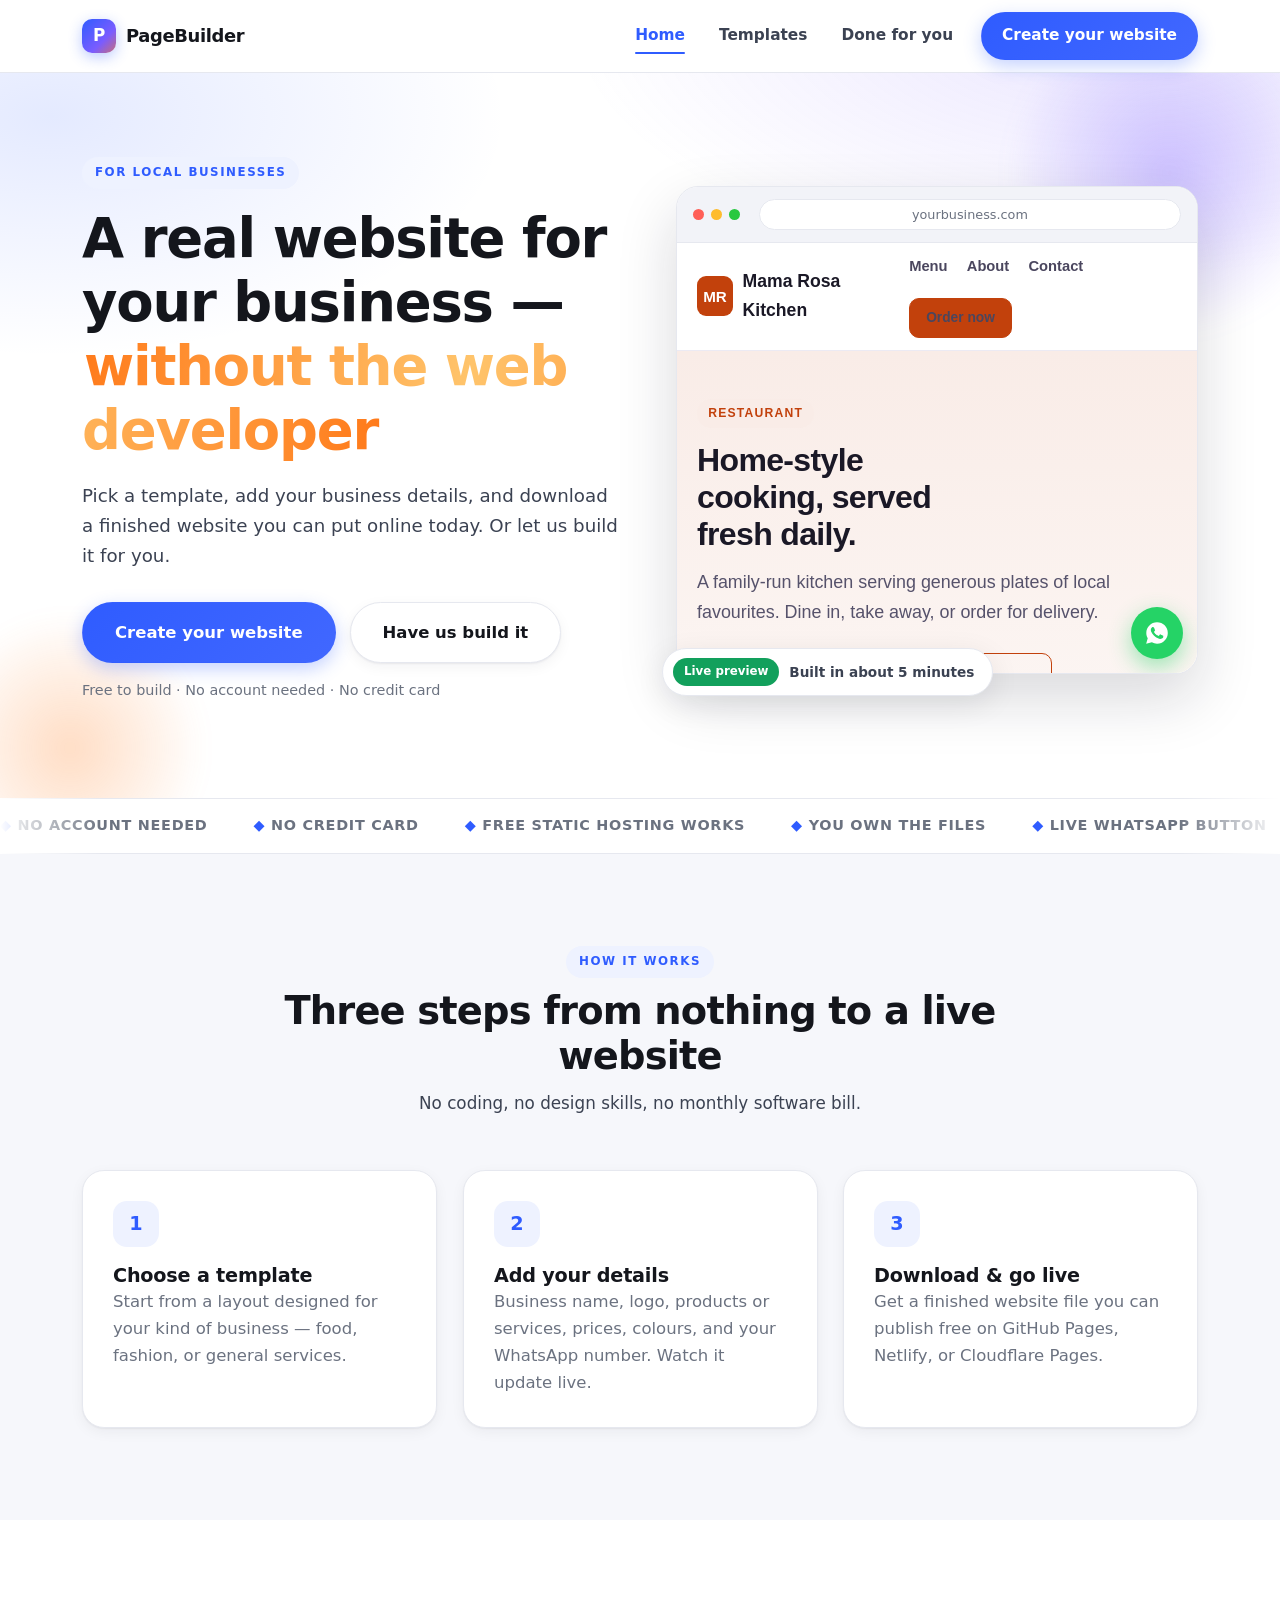
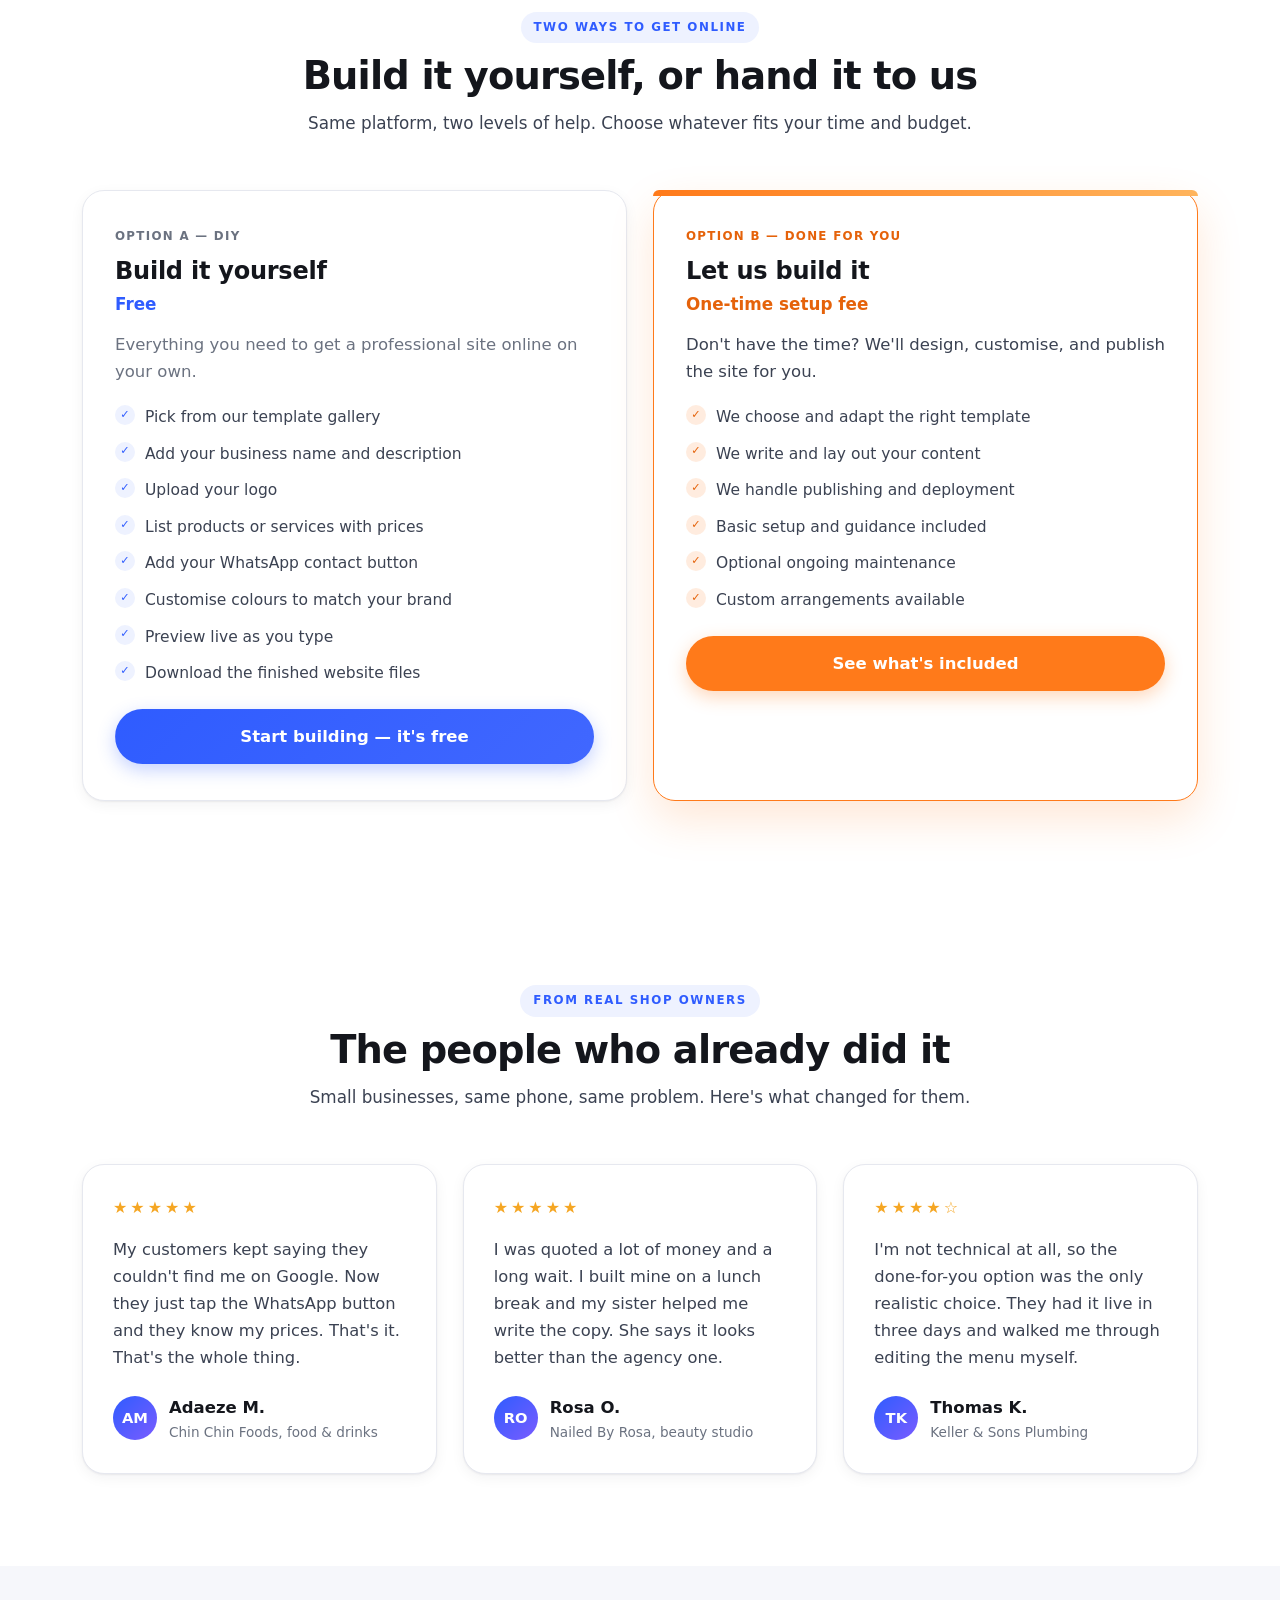
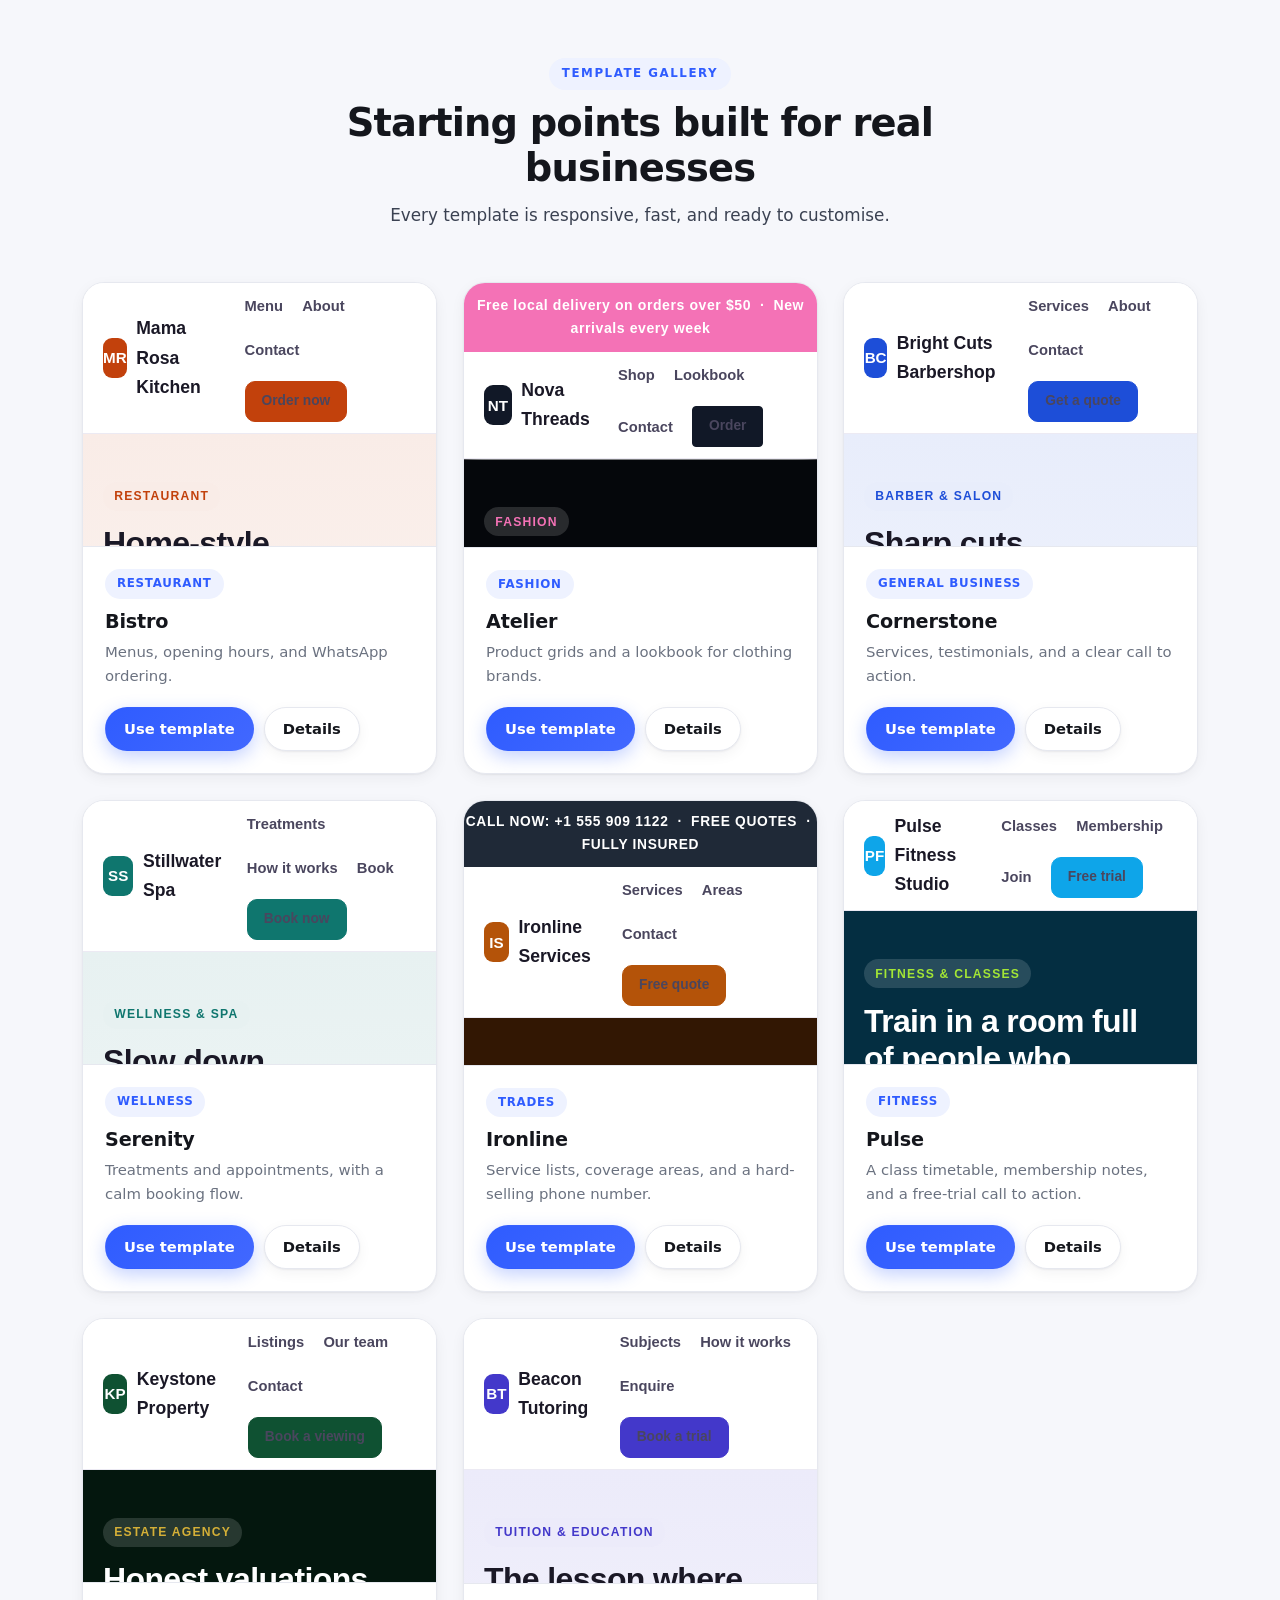
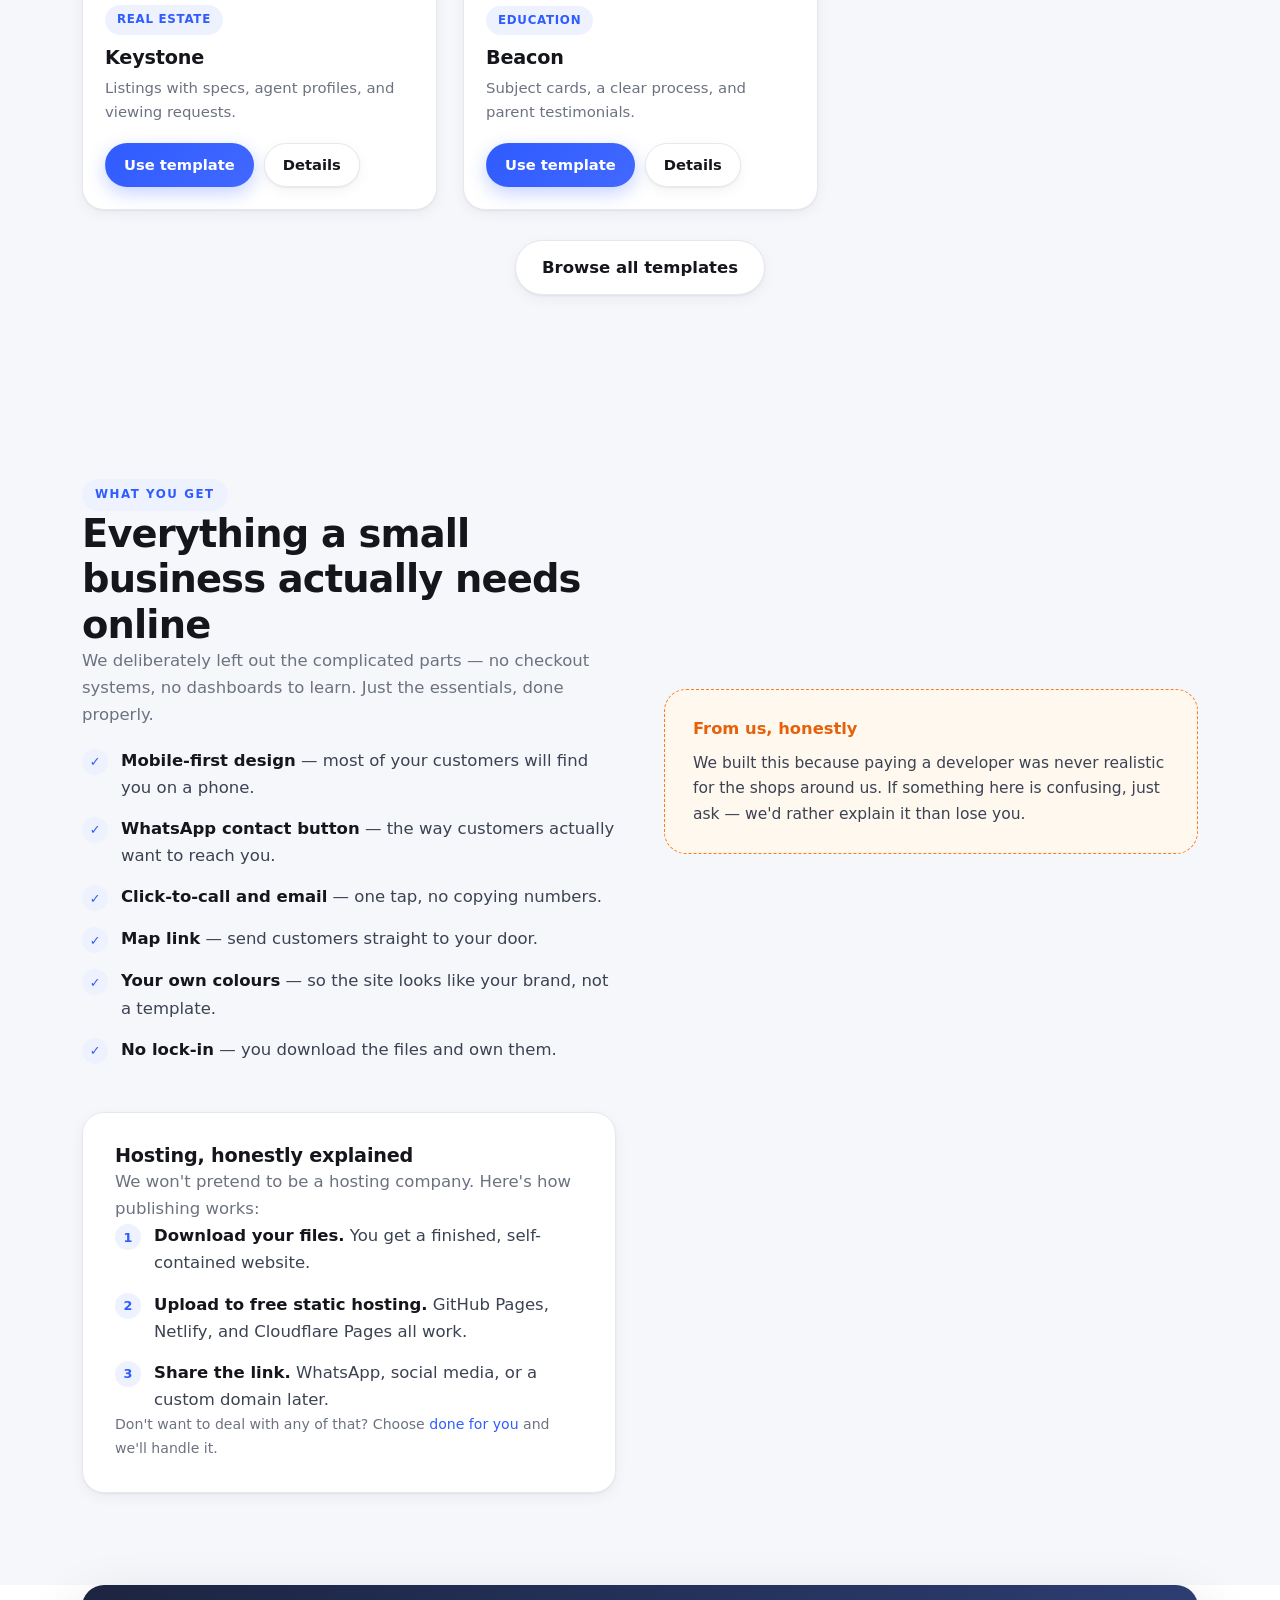
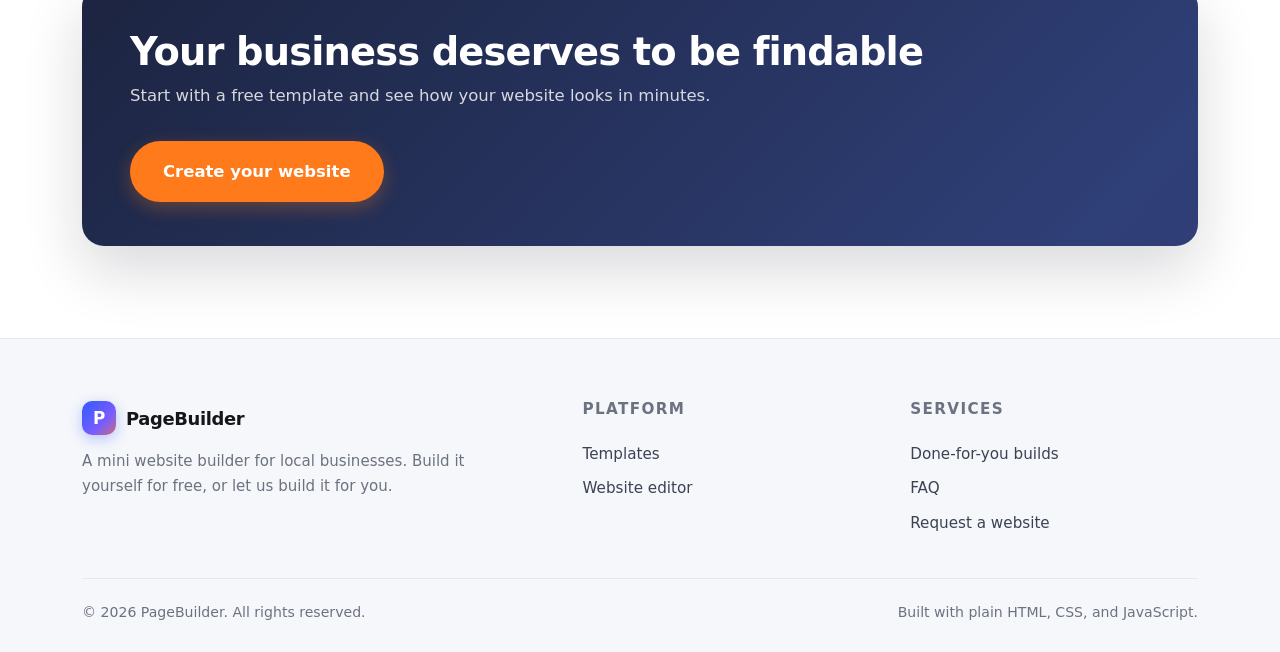
<file: Pagebuilder/index.html>
<!DOCTYPE html>
<html lang="en">
<head>
<meta charset="utf-8">
<meta name="viewport" content="width=device-width,initial-scale=1">
<title>PageBuilder — A professional website for your business, without the web developer</title>
<meta name="description" content="PageBuilder helps small businesses get a real, professional website. Build it yourself with our templates, or let us do it for you.">
<link rel="stylesheet" href="styles.css">
</head>
<body>

<header class="site-header">
  <div class="container nav">
    <a class="brand" href="index.html">
      <span class="brand-mark">P</span>
      <span>PageBuilder</span>
    </a>
    <button class="nav-toggle" aria-label="Toggle menu" aria-expanded="false">☰</button>
    <nav class="nav-links">
      <a href="index.html">Home</a>
      <a href="templates.html">Templates</a>
      <a href="done-for-you.html">Done for you</a>
      <a class="btn btn-primary btn-sm nav-cta" href="editor.html">Create your website</a>
    </nav>
  </div>
</header>

<main>

  <!-- ===================== HERO ===================== -->
  <section class="hero">
    <div class="container hero-grid">
      <div>
        <span class="eyebrow">For local businesses</span>
        <h1>A real website for your business — <span class="hl">without the web developer</span></h1>
        <p class="lead">Pick a template, add your business details, and download a finished website you can put online today. Or let us build it for you.</p>
        <div class="hero-actions">
          <a class="btn btn-primary btn-lg" href="editor.html">Create your website</a>
          <a class="btn btn-ghost btn-lg" href="done-for-you.html">Have us build it</a>
        </div>
        <p class="hero-note">Free to build &middot; No account needed &middot; No credit card</p>
      </div>

      <div class="hero-art">
        <div class="hero-frame">
          <div class="hero-frame-bar">
            <span class="dot r"></span><span class="dot y"></span><span class="dot g"></span>
            <span class="hero-frame-url">yourbusiness.com</span>
          </div>
          <iframe id="heroPreview" title="Example website built with PageBuilder" loading="lazy"></iframe>
        </div>
        <div class="badge-float">
          <span class="pill">Live preview</span>
          <span>Built in about 5 minutes</span>
        </div>
      </div>
    </div>
  </section>

  <!-- ===================== TRUST MARQUEE ===================== -->
  <div class="marquee" aria-hidden="true">
    <div class="marquee-track" id="marqueeTrack">
      <span>No account needed</span>
      <span>No credit card</span>
      <span>Free static hosting works</span>
      <span>You own the files</span>
      <span>Live WhatsApp button</span>
      <span>Works on any phone</span>
    </div>
  </div>

  <!-- ===================== HOW IT WORKS ===================== -->
  <section class="section-alt">
    <div class="container">
      <div class="section-head">
        <span class="eyebrow">How it works</span>
        <h2>Three steps from nothing to a live website</h2>
        <p>No coding, no design skills, no monthly software bill.</p>
      </div>

      <div class="grid grid-3">
        <div class="card" data-reveal>
          <div class="step-num">1</div>
          <h3>Choose a template</h3>
          <p class="muted">Start from a layout designed for your kind of business — food, fashion, or general services.</p>
        </div>
        <div class="card" data-reveal>
          <div class="step-num">2</div>
          <h3>Add your details</h3>
          <p class="muted">Business name, logo, products or services, prices, colours, and your WhatsApp number. Watch it update live.</p>
        </div>
        <div class="card" data-reveal>
          <div class="step-num">3</div>
          <h3>Download &amp; go live</h3>
          <p class="muted">Get a finished website file you can publish free on GitHub Pages, Netlify, or Cloudflare Pages.</p>
        </div>
      </div>
    </div>
  </section>

  <!-- ===================== TWO PATHS ===================== -->
  <section>
    <div class="container">
      <div class="section-head">
        <span class="eyebrow">Two ways to get online</span>
        <h2>Build it yourself, or hand it to us</h2>
        <p>Same platform, two levels of help. Choose whatever fits your time and budget.</p>
      </div>

      <div class="grid grid-2">
        <div class="path-card" data-reveal>
          <div class="path-tag">Option A — DIY</div>
          <h3>Build it yourself</h3>
          <p class="price">Free</p>
          <p class="muted">Everything you need to get a professional site online on your own.</p>
          <ul class="check-list">
            <li>Pick from our template gallery</li>
            <li>Add your business name and description</li>
            <li>Upload your logo</li>
            <li>List products or services with prices</li>
            <li>Add your WhatsApp contact button</li>
            <li>Customise colours to match your brand</li>
            <li>Preview live as you type</li>
            <li>Download the finished website files</li>
          </ul>
          <a class="btn btn-primary btn-block" href="editor.html">Start building — it's free</a>
        </div>

        <div class="path-card featured" data-reveal>
          <div class="path-tag">Option B — Done for you</div>
          <h3>Let us build it</h3>
          <p class="price">One-time setup fee</p>
          <p>Don't have the time? We'll design, customise, and publish the site for you.</p>
          <ul class="check-list">
            <li>We choose and adapt the right template</li>
            <li>We write and lay out your content</li>
            <li>We handle publishing and deployment</li>
            <li>Basic setup and guidance included</li>
            <li>Optional ongoing maintenance</li>
            <li>Custom arrangements available</li>
          </ul>
          <a class="btn btn-accent btn-block" href="done-for-you.html">See what's included</a>
        </div>
      </div>
    </div>
  </section>

  <!-- ===================== PEOPLE ===================== -->
  <section>
    <div class="container">
      <div class="section-head">
        <span class="eyebrow">From real shop owners</span>
        <h2>The people who already did it</h2>
        <p>Small businesses, same phone, same problem. Here's what changed for them.</p>
      </div>

      <div class="grid grid-3">
        <article class="quote-card" data-reveal>
          <div class="stars">★★★★★</div>
          <blockquote>My customers kept saying they couldn't find me on Google. Now they just tap the WhatsApp button and they know my prices. That's it. That's the whole thing.</blockquote>
          <div class="quote-who">
            <span class="avatar">AM</span>
            <span><b>Adaeze M.</b><span class="who-meta">Chin Chin Foods, food &amp; drinks</span></span>
          </div>
        </article>

        <article class="quote-card" data-reveal>
          <div class="stars">★★★★★</div>
          <blockquote>I was quoted a lot of money and a long wait. I built mine on a lunch break and my sister helped me write the copy. She says it looks better than the agency one.</blockquote>
          <div class="quote-who">
            <span class="avatar">RO</span>
            <span><b>Rosa O.</b><span class="who-meta">Nailed By Rosa, beauty studio</span></span>
          </div>
        </article>

        <article class="quote-card" data-reveal>
          <div class="stars">★★★★☆</div>
          <blockquote>I'm not technical at all, so the done-for-you option was the only realistic choice. They had it live in three days and walked me through editing the menu myself.</blockquote>
          <div class="quote-who">
            <span class="avatar">TK</span>
            <span><b>Thomas K.</b><span class="who-meta">Keller &amp; Sons Plumbing</span></span>
          </div>
        </article>
      </div>
    </div>
  </section>

  <!-- ===================== TEMPLATE TEASER ===================== -->
  <section class="section-alt">
    <div class="container">
      <div class="section-head">
        <span class="eyebrow">Template gallery</span>
        <h2>Starting points built for real businesses</h2>
        <p>Every template is responsive, fast, and ready to customise.</p>
      </div>

      <div class="grid grid-3" id="templateTeaser">
        <!-- filled by JS -->
      </div>

      <p class="text-center mt-3">
        <a class="btn btn-ghost" href="templates.html">Browse all templates</a>
      </p>
    </div>
  </section>

  <!-- ===================== WHAT'S INCLUDED ===================== -->
  <section class="section-alt">
    <div class="container">
      <div class="grid grid-2" style="align-items:center; gap:48px">
        <div>
          <span class="eyebrow">What you get</span>
          <h2>Everything a small business actually needs online</h2>
          <p class="muted">We deliberately left out the complicated parts — no checkout systems, no dashboards to learn. Just the essentials, done properly.</p>
          <ul class="feature-list mt-2">
            <li><span class="fi">✓</span><span><strong>Mobile-first design</strong> — most of your customers will find you on a phone.</span></li>
            <li><span class="fi">✓</span><span><strong>WhatsApp contact button</strong> — the way customers actually want to reach you.</span></li>
            <li><span class="fi">✓</span><span><strong>Click-to-call and email</strong> — one tap, no copying numbers.</span></li>
            <li><span class="fi">✓</span><span><strong>Map link</strong> — send customers straight to your door.</span></li>
            <li><span class="fi">✓</span><span><strong>Your own colours</strong> — so the site looks like your brand, not a template.</span></li>
            <li><span class="fi">✓</span><span><strong>No lock-in</strong> — you download the files and own them.</span></li>
          </ul>
        </div>

        <div class="hand-note">
          <b>From us, honestly</b>
          We built this because paying a developer was never realistic for the shops around us. If something here is confusing, just ask — we'd rather explain it than lose you.
        </div>

        <div class="card" style="padding:32px">
          <h3>Hosting, honestly explained</h3>
          <p class="muted">We won't pretend to be a hosting company. Here's how publishing works:</p>
          <ul class="feature-list">
            <li><span class="fi">1</span><span><strong>Download your files.</strong> You get a finished, self-contained website.</span></li>
            <li><span class="fi">2</span><span><strong>Upload to free static hosting.</strong> GitHub Pages, Netlify, and Cloudflare Pages all work.</span></li>
            <li><span class="fi">3</span><span><strong>Share the link.</strong> WhatsApp, social media, or a custom domain later.</span></li>
          </ul>
          <p class="muted mb-0" style="font-size:.88rem">Don't want to deal with any of that? Choose <a href="done-for-you.html">done for you</a> and we'll handle it.</p>
        </div>
      </div>
    </div>
  </section>

  <!-- ===================== FINAL CTA ===================== -->
  <section class="section-tight">
    <div class="container">
      <div class="split-cta">
        <div>
          <h2>Your business deserves to be findable</h2>
          <p>Start with a free template and see how your website looks in minutes.</p>
        </div>
        <a class="btn btn-accent btn-lg" href="editor.html">Create your website</a>
      </div>
    </div>
  </section>

</main>

<footer class="site-footer">
  <div class="container">
    <div class="footer-grid">
      <div>
        <div class="brand"><span class="brand-mark">P</span><span>PageBuilder</span></div>
        <p>A mini website builder for local businesses. Build it yourself for free, or let us build it for you.</p>
      </div>
      <div>
        <h4>Platform</h4>
        <a href="templates.html">Templates</a>
        <a href="editor.html">Website editor</a>
      </div>
      <div>
        <h4>Services</h4>
        <a href="done-for-you.html">Done-for-you builds</a>
        <a href="done-for-you.html#faq">FAQ</a>
        <a href="done-for-you.html#request">Request a website</a>
      </div>
    </div>
    <div class="footer-bottom">
      <span>&copy; <span data-year>2026</span> PageBuilder. All rights reserved.</span>
      <span>Built with plain HTML, CSS, and JavaScript.</span>
    </div>
  </div>
</footer>

<script src="assets/js/store.js"></script>
<script src="assets/js/templates.js"></script>
<script src="assets/js/main.js"></script>
<script>
(function () {
  "use strict";

  /* --- Hero: live sample site in an iframe --- */
  var hero = document.getElementById("heroPreview");
  if (hero) hero.srcdoc = Templates.render(Templates.sampleSite("restaurant"));

  /* --- Marquee: duplicate the track so the scroll loops seamlessly --- */
  var track = document.getElementById("marqueeTrack");
  if (track) track.innerHTML += track.innerHTML;

  /* --- Template teaser cards --- */
  var teaser = document.getElementById("templateTeaser");
  if (teaser) {
    teaser.innerHTML = Templates.list.map(function (tpl) {
      var sample = Templates.sampleSite(tpl.id);
      return '' +
        '<article class="tpl-card">' +
          '<div class="tpl-thumb"><iframe data-src="' + tpl.id + '" title="' + tpl.name + ' template preview" loading="lazy"></iframe></div>' +
          '<div class="tpl-body">' +
            '<div class="chip-row"><span class="chip">' + tpl.category + '</span></div>' +
            '<h3>' + tpl.name + '</h3>' +
            '<p class="tpl-meta">' + tpl.tagline + '</p>' +
            '<div class="tpl-actions">' +
              '<a class="btn btn-primary btn-sm" href="editor.html?template=' + tpl.id + '">Use template</a>' +
              '<a class="btn btn-ghost btn-sm" href="templates.html">Details</a>' +
            '</div>' +
          '</div>' +
        '</article>';
    }).join("");

    // Fill thumbnails after the DOM settles so first paint stays fast.
    var frames = teaser.querySelectorAll("iframe[data-src]");
    for (var i = 0; i < frames.length; i++) {
      (function (frame) {
        frame.srcdoc = Templates.render(Templates.sampleSite(frame.getAttribute("data-src")));
      })(frames[i]);
    }
  }
})();
</script>
</body>
</html>
</file>
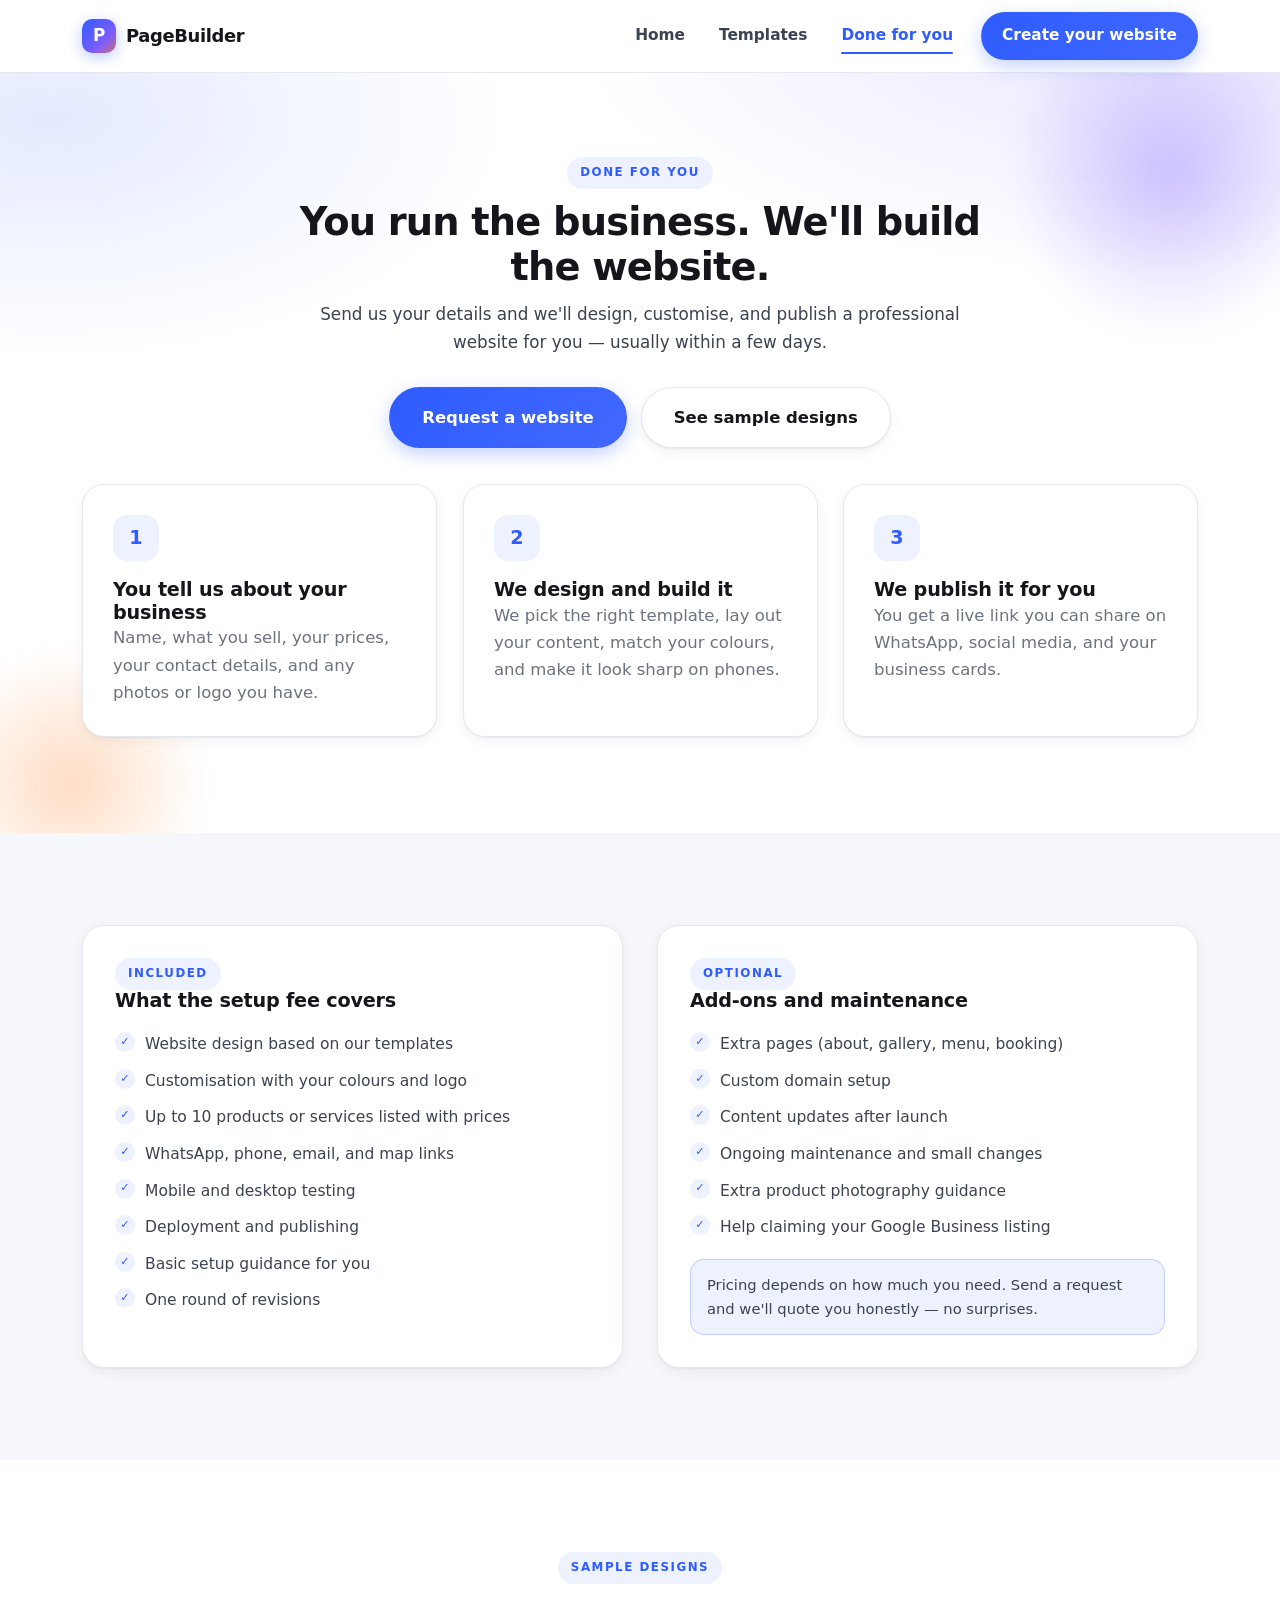
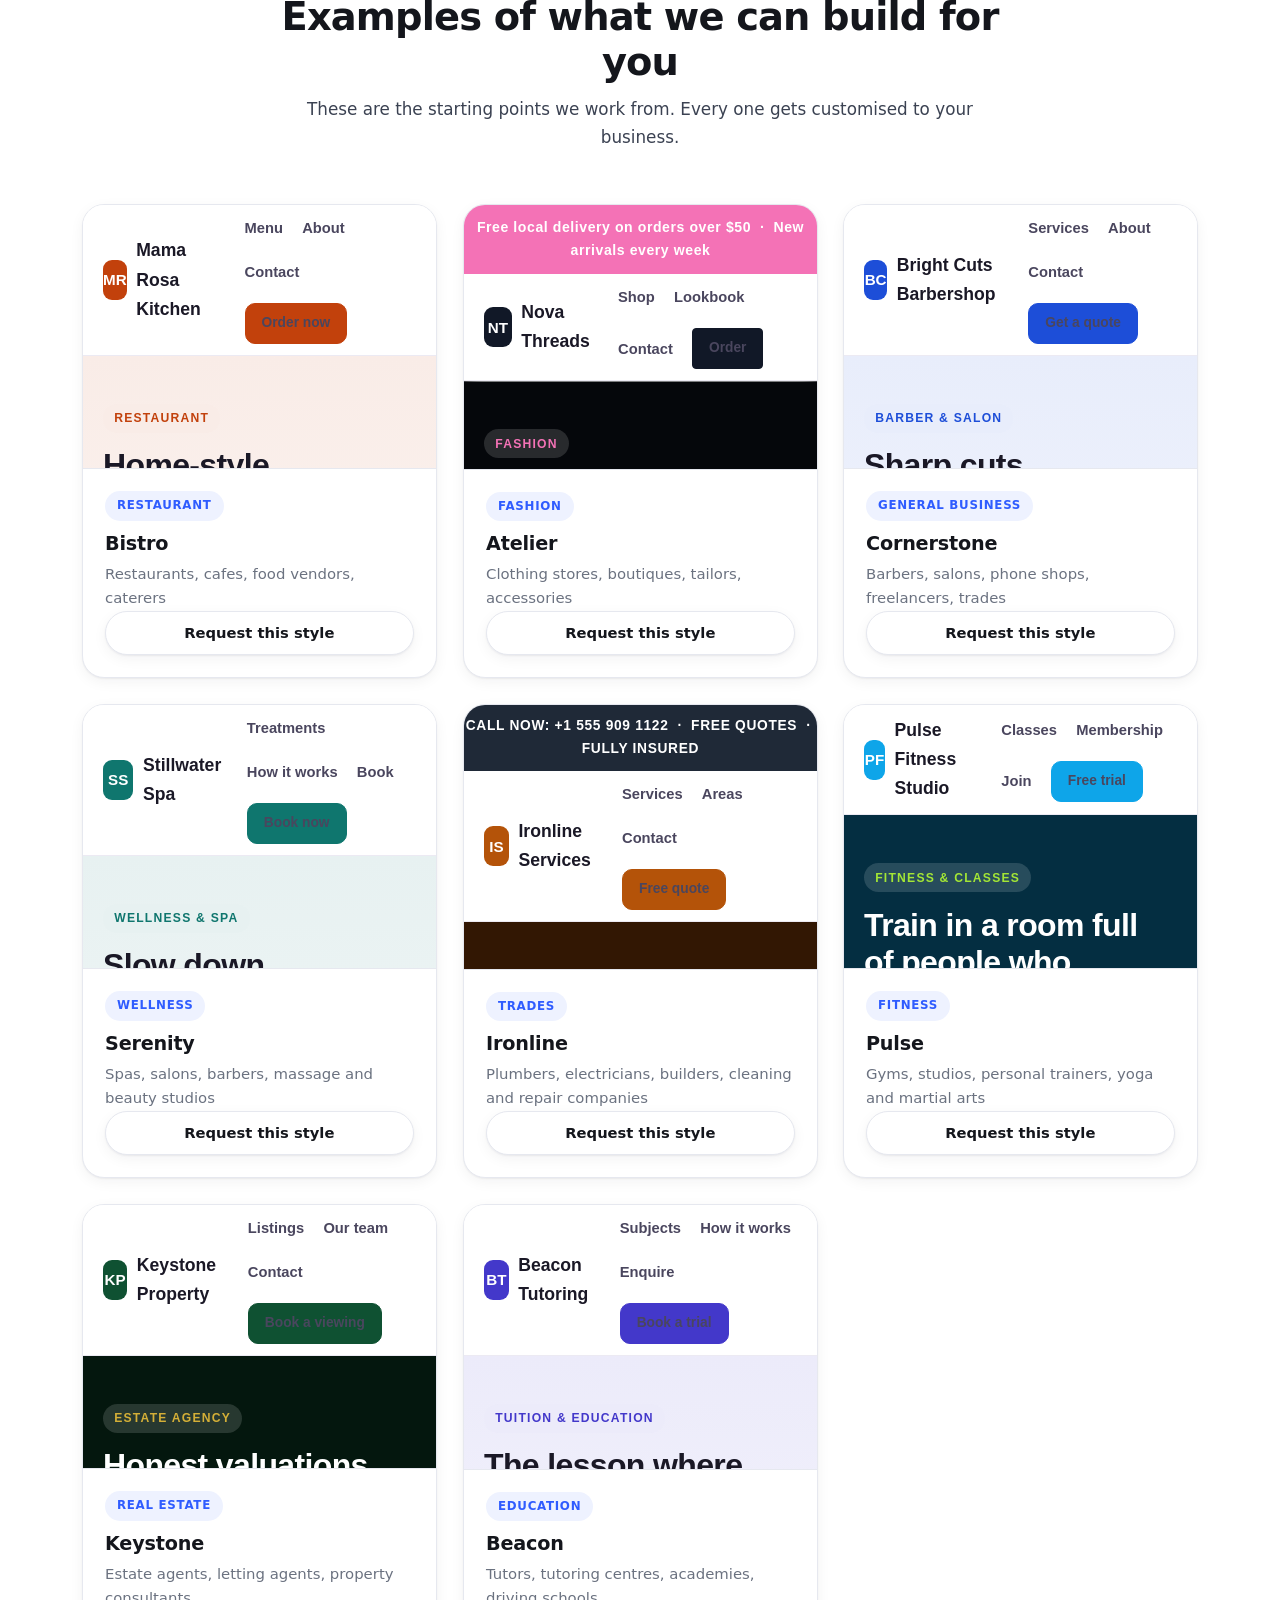
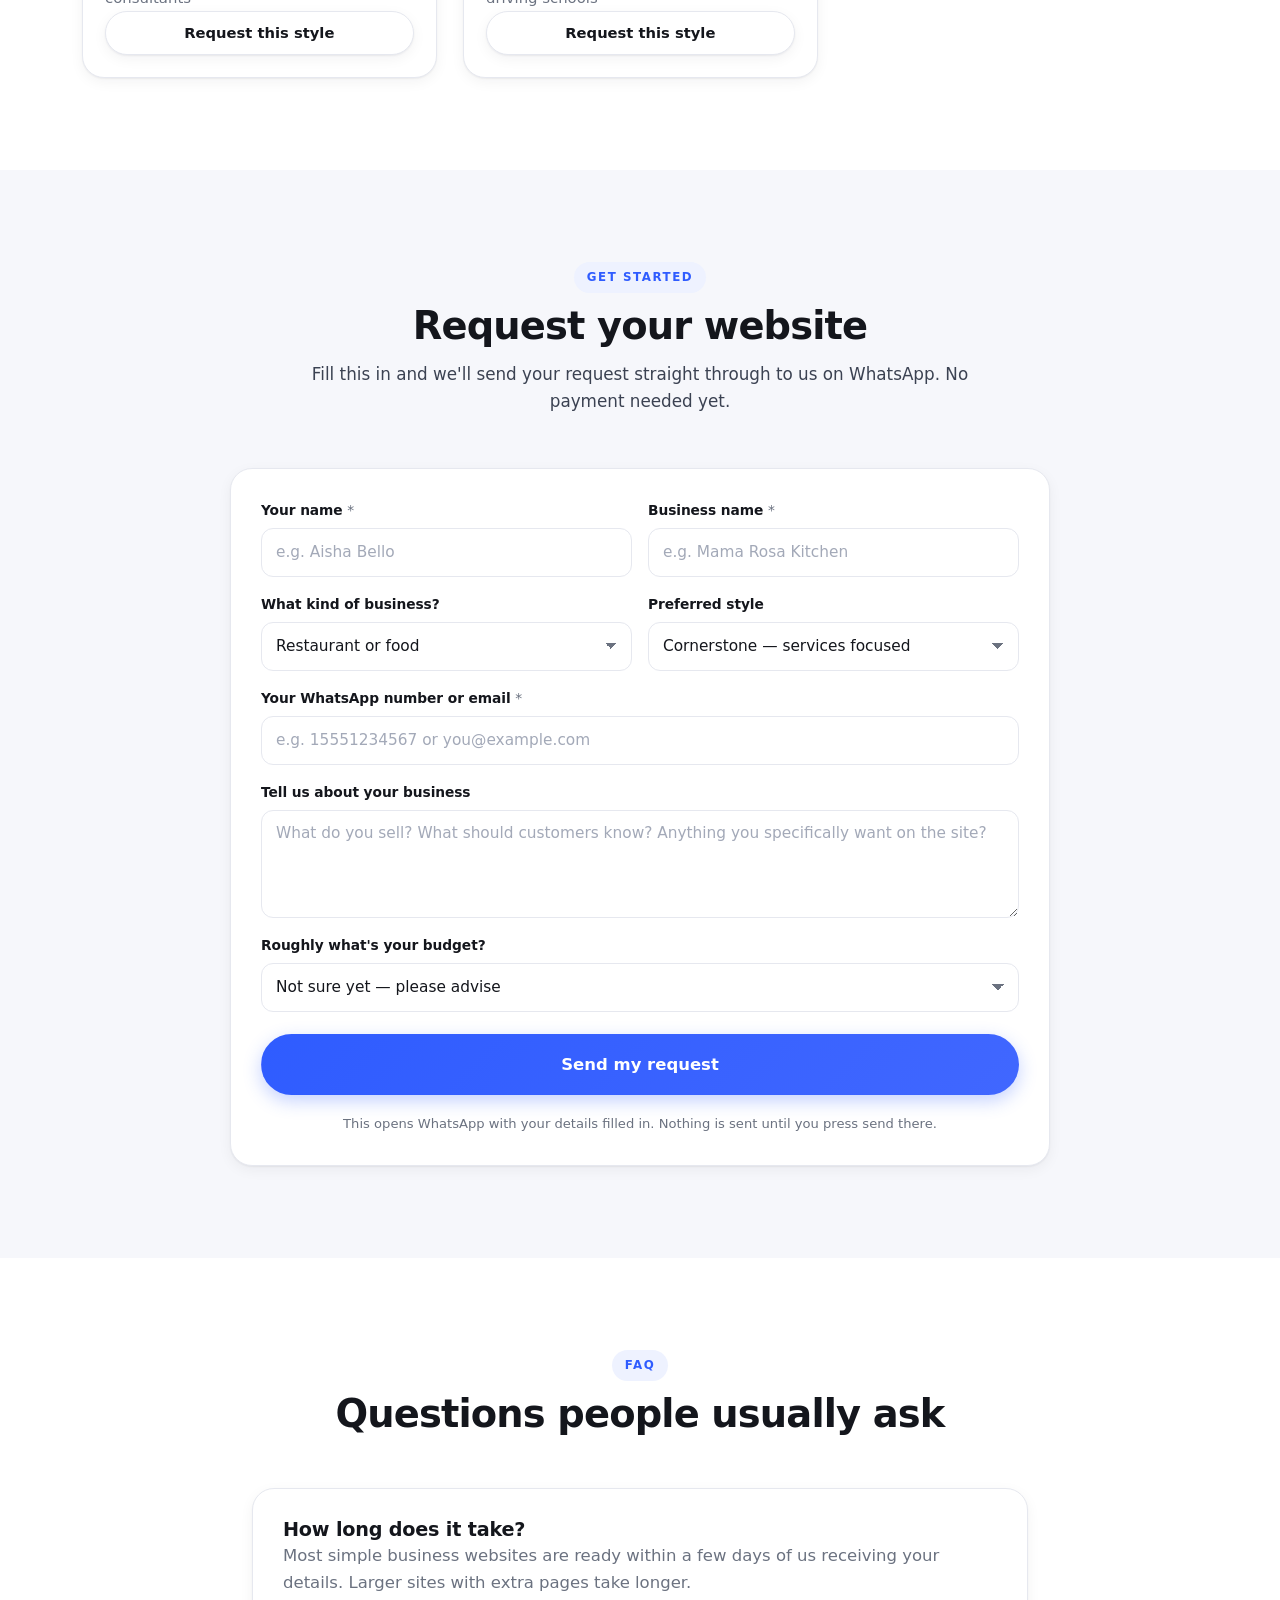
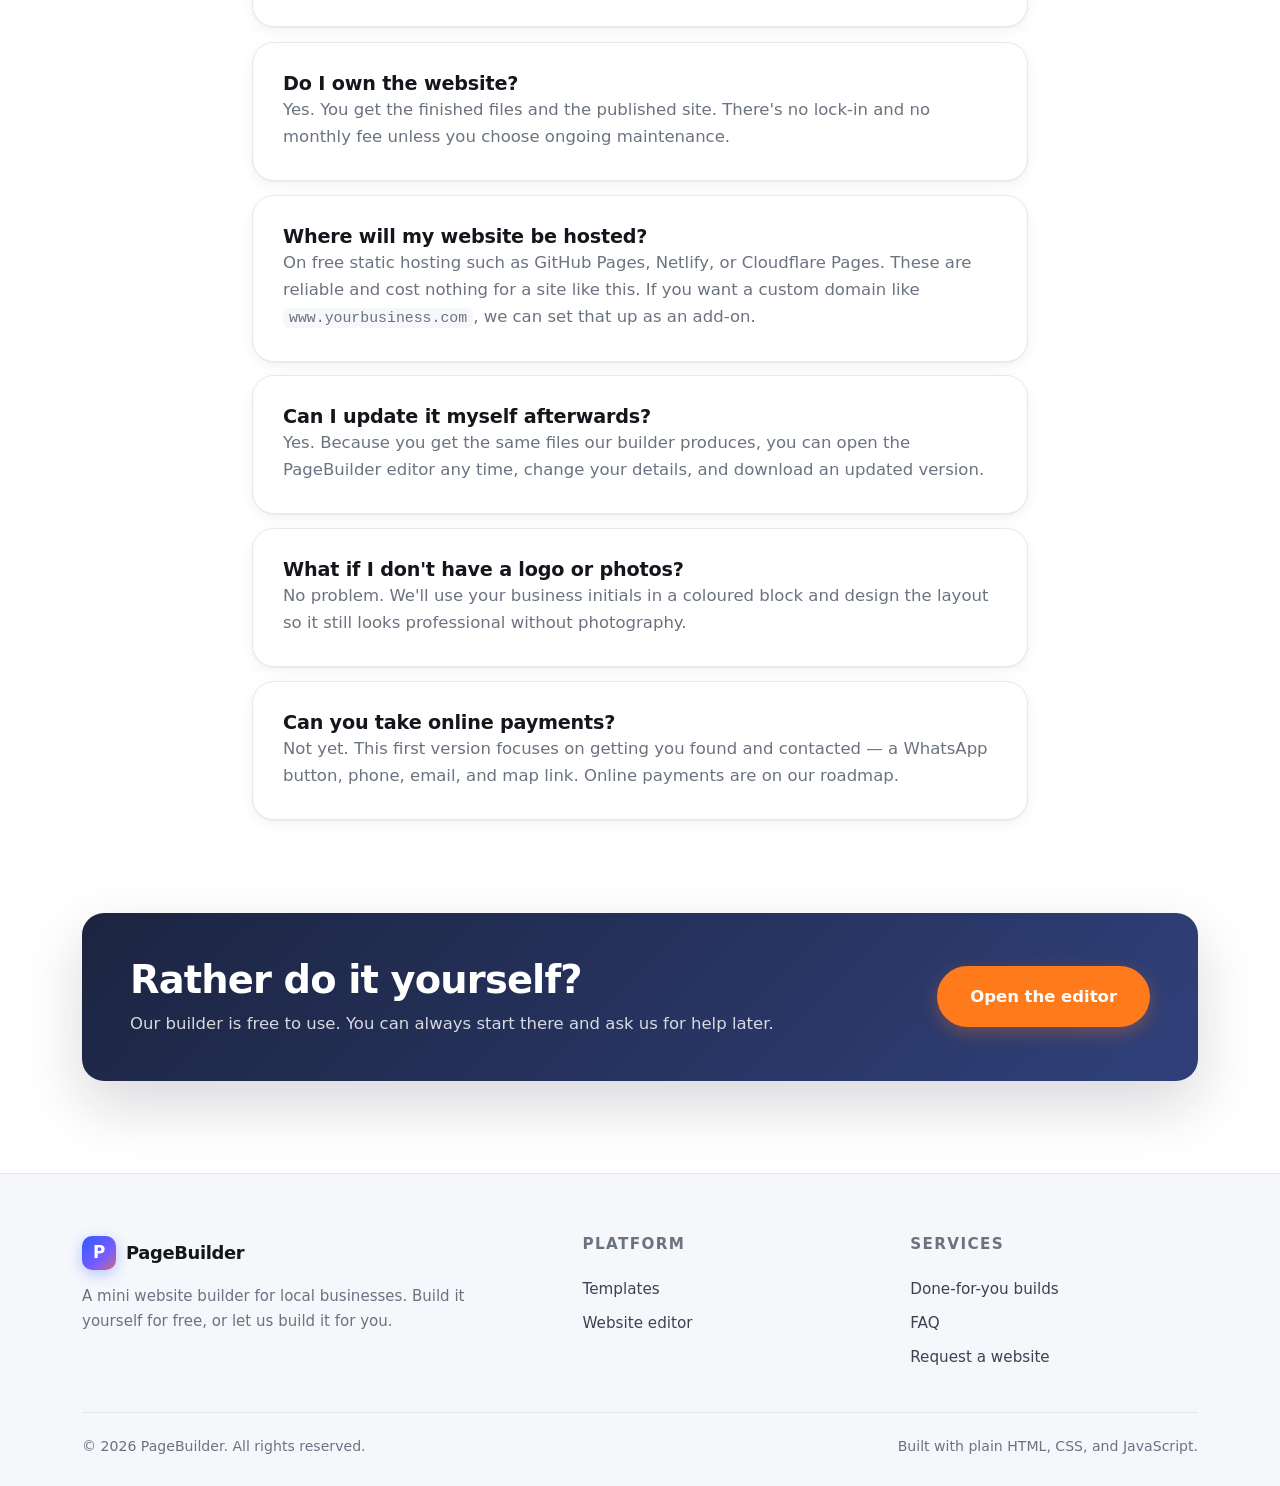
<file: Pagebuilder/done-for-you.html>
<!DOCTYPE html>
<html lang="en">
<head>
<meta charset="utf-8">
<meta name="viewport" content="width=device-width,initial-scale=1">
<title>Done For You — We build your website | PageBuilder</title>
<meta name="description" content="Don't want to build it yourself? PageBuilder can design, customise, and publish your business website for a one-time setup fee.">
<link rel="stylesheet" href="styles.css">
</head>
<body>

<header class="site-header">
  <div class="container nav">
    <a class="brand" href="index.html">
      <span class="brand-mark">P</span>
      <span>PageBuilder</span>
    </a>
    <button class="nav-toggle" aria-label="Toggle menu" aria-expanded="false">☰</button>
    <nav class="nav-links">
      <a href="index.html">Home</a>
      <a href="templates.html">Templates</a>
      <a href="done-for-you.html">Done for you</a>
      <a class="btn btn-primary btn-sm nav-cta" href="editor.html">Create your website</a>
    </nav>
  </div>
</header>

<main>

  <!-- ===================== HERO ===================== -->
  <section class="hero">
    <div class="container">
      <div class="section-head" style="margin-bottom:36px">
        <span class="eyebrow">Done for you</span>
        <h2>You run the business. We'll build the website.</h2>
        <p class="lead" style="max-width:60ch;margin-inline:auto">Send us your details and we'll design, customise, and publish a professional website for you — usually within a few days.</p>
        <div class="hero-actions" style="justify-content:center">
          <a class="btn btn-primary btn-lg" href="#request">Request a website</a>
          <a class="btn btn-ghost btn-lg" href="#samples">See sample designs</a>
        </div>
      </div>

      <div class="grid grid-3" data-reveal>
        <div class="card">
          <div class="step-num">1</div>
          <h3>You tell us about your business</h3>
          <p class="muted mb-0">Name, what you sell, your prices, your contact details, and any photos or logo you have.</p>
        </div>
        <div class="card">
          <div class="step-num">2</div>
          <h3>We design and build it</h3>
          <p class="muted mb-0">We pick the right template, lay out your content, match your colours, and make it look sharp on phones.</p>
        </div>
        <div class="card">
          <div class="step-num">3</div>
          <h3>We publish it for you</h3>
          <p class="muted mb-0">You get a live link you can share on WhatsApp, social media, and your business cards.</p>
        </div>
      </div>
    </div>
  </section>

  <!-- ===================== WHAT'S INCLUDED ===================== -->
  <section class="section-alt">
    <div class="container">
      <div class="grid grid-2" style="gap:34px">
        <div class="card" style="padding:32px" data-reveal>
          <span class="eyebrow">Included</span>
          <h3>What the setup fee covers</h3>
          <ul class="check-list">
            <li>Website design based on our templates</li>
            <li>Customisation with your colours and logo</li>
            <li>Up to 10 products or services listed with prices</li>
            <li>WhatsApp, phone, email, and map links</li>
            <li>Mobile and desktop testing</li>
            <li>Deployment and publishing</li>
            <li>Basic setup guidance for you</li>
            <li>One round of revisions</li>
          </ul>
        </div>

        <div class="card" style="padding:32px" data-reveal>
          <span class="eyebrow">Optional</span>
          <h3>Add-ons and maintenance</h3>
          <ul class="check-list">
            <li>Extra pages (about, gallery, menu, booking)</li>
            <li>Custom domain setup</li>
            <li>Content updates after launch</li>
            <li>Ongoing maintenance and small changes</li>
            <li>Extra product photography guidance</li>
            <li>Help claiming your Google Business listing</li>
          </ul>
          <div class="notice mt-2" style="margin-bottom:0">
            Pricing depends on how much you need. Send a request and we'll quote you honestly — no surprises.
          </div>
        </div>
      </div>
    </div>
  </section>

  <!-- ===================== SAMPLES ===================== -->
  <section id="samples">
    <div class="container">
      <div class="section-head">
        <span class="eyebrow">Sample designs</span>
        <h2>Examples of what we can build for you</h2>
        <p>These are the starting points we work from. Every one gets customised to your business.</p>
      </div>

      <div class="grid grid-3" id="sampleGrid">
        <!-- filled by JS -->
      </div>
    </div>
  </section>

  <!-- ===================== REQUEST FORM ===================== -->
  <section class="section-alt" id="request">
    <div class="container">
      <div class="section-head">
        <span class="eyebrow">Get started</span>
        <h2>Request your website</h2>
        <p>Fill this in and we'll send your request straight through to us on WhatsApp. No payment needed yet.</p>
      </div>

      <div class="container-narrow" style="padding:0">
        <form class="card" id="requestForm" style="padding:30px" novalidate>
          <div class="form-row">
            <div class="field">
              <label for="rName">Your name <span class="hint">*</span></label>
              <input class="input" id="rName" name="name" type="text" required placeholder="e.g. Aisha Bello">
            </div>
            <div class="field">
              <label for="rBusiness">Business name <span class="hint">*</span></label>
              <input class="input" id="rBusiness" name="business" type="text" required placeholder="e.g. Mama Rosa Kitchen">
            </div>
          </div>

          <div class="form-row">
            <div class="field">
              <label for="rType">What kind of business?</label>
              <select class="select" id="rType" name="type">
                <option>Restaurant or food</option>
                <option>Clothing or fashion</option>
                <option>Barber or salon</option>
                <option>Phone or electronics</option>
                <option>Freelancer or service provider</option>
                <option>Other</option>
              </select>
            </div>
            <div class="field">
              <label for="rTemplate">Preferred style</label>
              <select class="select" id="rTemplate" name="template">
                <option value="restaurant">Bistro — menu focused</option>
                <option value="fashion">Atelier — product focused</option>
                <option value="general" selected>Cornerstone — services focused</option>
                <option value="wellness">Serenity — appointments and treatments</option>
                <option value="trades">Ironline — trades and call-outs</option>
                <option value="fitness">Pulse — classes and memberships</option>
                <option value="realestate">Keystone — property listings and viewings</option>
                <option value="tutoring">Beacon — subjects and lessons</option>
                <option value="unsure">I'm not sure, you choose</option>
              </select>
            </div>
          </div>

          <div class="field">
            <label for="rContact">Your WhatsApp number or email <span class="hint">*</span></label>
            <input class="input" id="rContact" name="contact" type="text" required placeholder="e.g. 15551234567 or you@example.com">
          </div>

          <div class="field">
            <label for="rDetails">Tell us about your business</label>
            <textarea class="textarea" id="rDetails" name="details" placeholder="What do you sell? What should customers know? Anything you specifically want on the site?"></textarea>
          </div>

          <div class="field">
            <label for="rBudget">Roughly what's your budget?</label>
            <select class="select" id="rBudget" name="budget">
              <option>Not sure yet — please advise</option>
              <option>Small budget</option>
              <option>Moderate budget</option>
              <option>Happy to discuss</option>
            </select>
          </div>

          <div class="notice" id="formNotice" style="display:none"></div>

          <button class="btn btn-primary btn-lg btn-block" type="submit">Send my request</button>
          <p class="muted text-center mt-2" style="font-size:.82rem">
            This opens WhatsApp with your details filled in. Nothing is sent until you press send there.
          </p>
        </form>
      </div>
    </div>
  </section>

  <!-- ===================== FAQ ===================== -->
  <section id="faq">
    <div class="container-narrow">
      <div class="section-head">
        <span class="eyebrow">FAQ</span>
        <h2>Questions people usually ask</h2>
      </div>

      <div class="stack-sm">
        <div class="card">
          <h3>How long does it take?</h3>
          <p class="muted mb-0">Most simple business websites are ready within a few days of us receiving your details. Larger sites with extra pages take longer.</p>
        </div>
        <div class="card">
          <h3>Do I own the website?</h3>
          <p class="muted mb-0">Yes. You get the finished files and the published site. There's no lock-in and no monthly fee unless you choose ongoing maintenance.</p>
        </div>
        <div class="card">
          <h3>Where will my website be hosted?</h3>
          <p class="muted mb-0">On free static hosting such as GitHub Pages, Netlify, or Cloudflare Pages. These are reliable and cost nothing for a site like this. If you want a custom domain like <code>www.yourbusiness.com</code>, we can set that up as an add-on.</p>
        </div>
        <div class="card">
          <h3>Can I update it myself afterwards?</h3>
          <p class="muted mb-0">Yes. Because you get the same files our builder produces, you can open the PageBuilder editor any time, change your details, and download an updated version.</p>
        </div>
        <div class="card">
          <h3>What if I don't have a logo or photos?</h3>
          <p class="muted mb-0">No problem. We'll use your business initials in a coloured block and design the layout so it still looks professional without photography.</p>
        </div>
        <div class="card">
          <h3>Can you take online payments?</h3>
          <p class="muted mb-0">Not yet. This first version focuses on getting you found and contacted — a WhatsApp button, phone, email, and map link. Online payments are on our roadmap.</p>
        </div>
      </div>
    </div>
  </section>

  <!-- ===================== CTA ===================== -->
  <section class="section-tight">
    <div class="container">
      <div class="split-cta">
        <div>
          <h2>Rather do it yourself?</h2>
          <p>Our builder is free to use. You can always start there and ask us for help later.</p>
        </div>
        <a class="btn btn-accent btn-lg" href="editor.html">Open the editor</a>
      </div>
    </div>
  </section>

</main>

<footer class="site-footer">
  <div class="container">
    <div class="footer-grid">
      <div>
        <div class="brand"><span class="brand-mark">P</span><span>PageBuilder</span></div>
        <p>A mini website builder for local businesses. Build it yourself for free, or let us build it for you.</p>
      </div>
      <div>
        <h4>Platform</h4>
        <a href="templates.html">Templates</a>
        <a href="editor.html">Website editor</a>
      </div>
      <div>
        <h4>Services</h4>
        <a href="done-for-you.html">Done-for-you builds</a>
        <a href="done-for-you.html#faq">FAQ</a>
        <a href="done-for-you.html#request">Request a website</a>
      </div>
    </div>
    <div class="footer-bottom">
      <span>&copy; <span data-year>2026</span> PageBuilder. All rights reserved.</span>
      <span>Built with plain HTML, CSS, and JavaScript.</span>
    </div>
  </div>
</footer>

<!-- Confirmation modal -->
<div class="modal-backdrop" id="confirmModal">
  <div class="modal">
    <h3>Request ready to send</h3>
    <p class="muted">We've opened WhatsApp with your details filled in. Press send there and we'll get back to you.</p>
    <div class="notice" id="confirmSummary"></div>
    <p class="muted" style="font-size:.85rem">If WhatsApp didn't open, you can copy your details below and send them to us directly.</p>
    <div class="modal-actions">
      <button class="btn btn-ghost" id="copyDetails">Copy details</button>
      <button class="btn btn-primary" id="closeConfirm">Done</button>
    </div>
  </div>
</div>

<script src="assets/js/store.js"></script>
<script src="assets/js/templates.js"></script>
<script src="assets/js/main.js"></script>
<script>
(function () {
  "use strict";

  /* ---------- Business WhatsApp number ----------
     Replace this with the real number that should receive done-for-you
     requests. Digits only, including country code. */
  var BUSINESS_WHATSAPP = "15551234567";

  var $ = function (sel) { return document.querySelector(sel); };

  function escapeHtml(value) {
    return String(value == null ? "" : value)
      .replace(/&/g, "&amp;").replace(/</g, "&lt;").replace(/>/g, "&gt;");
  }

  /* ---------- Sample design cards ---------- */
  var grid = $("#sampleGrid");
  grid.innerHTML = Templates.list.map(function (tpl) {
    return '' +
      '<article class="tpl-card" data-reveal>' +
        '<div class="tpl-thumb"><iframe data-tpl="' + tpl.id + '" title="' + tpl.name + ' sample" loading="lazy"></iframe></div>' +
        '<div class="tpl-body">' +
          '<div class="chip-row"><span class="chip">' + tpl.category + "</span></div>" +
          "<h3>" + tpl.name + "</h3>" +
          '<p class="tpl-meta">' + tpl.bestFor + "</p>" +
          '<a class="btn btn-ghost btn-sm" href="#request">Request this style</a>' +
        "</div>" +
      "</article>";
  }).join("");

  var frames = grid.querySelectorAll("iframe[data-tpl]");
  for (var i = 0; i < frames.length; i++) {
    frames[i].srcdoc = Templates.render(Templates.sampleSite(frames[i].getAttribute("data-tpl")));
  }

  /* ---------- Request form ---------- */
  var form = $("#requestForm");
  var notice = $("#formNotice");
  var lastMessage = "";

  function showNotice(message, kind) {
    notice.className = "notice" + (kind ? " " + kind : "");
    notice.textContent = message;
    notice.style.display = "block";
  }

  form.addEventListener("submit", function (e) {
    e.preventDefault();

    var name = $("#rName").value.trim();
    var business = $("#rBusiness").value.trim();
    var contact = $("#rContact").value.trim();

    if (!name || !business || !contact) {
      showNotice("Please fill in your name, business name, and contact details.", "warn");
      return;
    }

    var type = $("#rType").value;
    var template = $("#rTemplate").value;
    var details = $("#rDetails").value.trim();
    var budget = $("#rBudget").value;

    var lines = [
      "New website request (done for you)",
      "",
      "Name: " + name,
      "Business: " + business,
      "Business type: " + type,
      "Preferred style: " + template,
      "Contact: " + contact,
      "Budget: " + budget,
      details ? "Details: " + details : ""
    ].filter(Boolean);

    lastMessage = lines.join("\n");

    var url = "https://wa.me/" + BUSINESS_WHATSAPP + "?text=" + encodeURIComponent(lastMessage);

    $("#confirmSummary").innerHTML = lines.slice(2).map(function (line) {
      return escapeHtml(line);
    }).join("<br>");

    window.open(url, "_blank", "noopener");
    UI.openModal("confirmModal");
    showNotice("Your request is on its way. We'll reply as soon as we can.", "success");
  });

  $("#closeConfirm").addEventListener("click", function () { UI.closeModal("confirmModal"); });

  $("#copyDetails").addEventListener("click", function () {
    if (!lastMessage) return;
    if (navigator.clipboard && navigator.clipboard.writeText) {
      navigator.clipboard.writeText(lastMessage).then(function () {
        UI.toast("Details copied", "success");
      }, function () {
        UI.toast("Couldn't copy — please select the text manually.", "error");
      });
    } else {
      UI.toast("Copying isn't supported in this browser.", "error");
    }
  });
})();
</script>
</body>
</html>
</file>
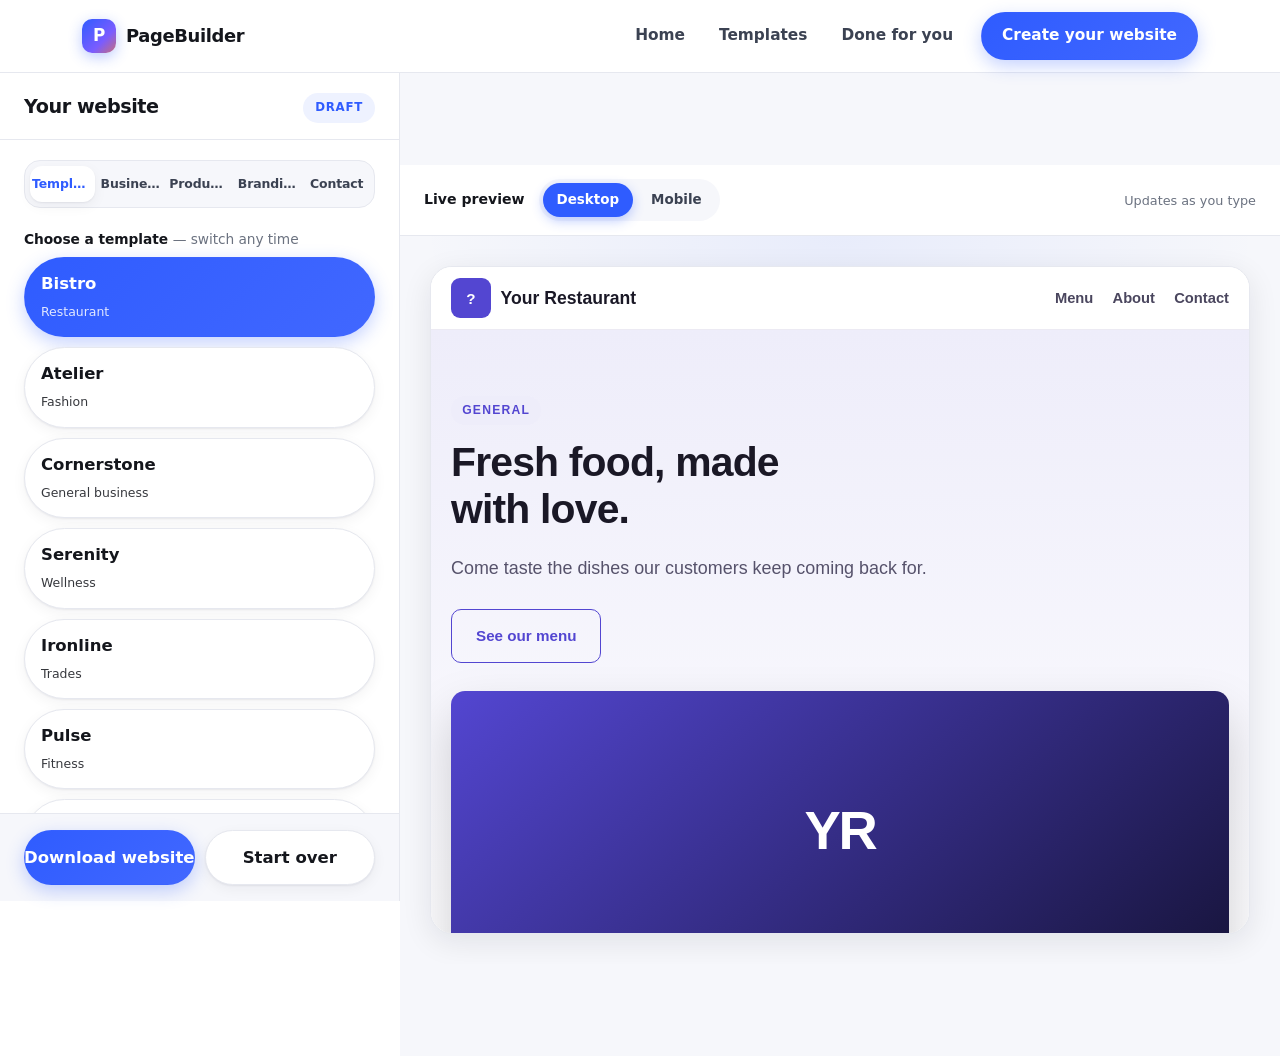
<file: Pagebuilder/editor.html>
<!DOCTYPE html>
<html lang="en">
<head>
<meta charset="utf-8">
<meta name="viewport" content="width=device-width,initial-scale=1">
<title>Website Editor — PageBuilder</title>
<meta name="description" content="Build your business website with live preview. Add your details, logo, products, prices, and WhatsApp number — then download your finished site.">
<link rel="stylesheet" href="styles.css">
<style>
  /* Editor-specific tweaks */
  .editor-page .site-header { position: static; }
  .preview-empty { color: #6f6b85; text-align: center; padding: 60px 24px; font-size: .95rem; }
</style>
</head>
<body class="editor-page">

<header class="site-header">
  <div class="container nav">
    <a class="brand" href="index.html">
      <span class="brand-mark">P</span>
      <span>PageBuilder</span>
    </a>
    <button class="nav-toggle" aria-label="Toggle menu" aria-expanded="false">☰</button>
    <nav class="nav-links">
      <a href="index.html">Home</a>
      <a href="templates.html">Templates</a>
      <a href="done-for-you.html">Done for you</a>
      <a class="btn btn-primary btn-sm nav-cta" href="editor.html">Create your website</a>
    </nav>
  </div>
</header>

<div class="editor-shell">

  <!-- =============== LEFT: FORM PANEL =============== -->
  <aside class="editor-panel">
    <div class="editor-panel-head">
      <h2>Your website</h2>
      <span class="chip" id="draftStatus">Draft</span>
    </div>

    <div class="editor-body">

      <div class="notice" id="quotaWarning" style="display:none">
        Your logo is too large to save locally. Everything else will still work — try a smaller image.
      </div>

      <div class="tabs" role="tablist">
        <button class="active" data-tab="template">Template</button>
        <button data-tab="business">Business</button>
        <button data-tab="items">Products</button>
        <button data-tab="brand">Branding</button>
        <button data-tab="contact">Contact</button>
      </div>

      <!-- ---------- Template ---------- -->
      <div class="tab-panel active" data-panel="template">
        <div class="field">
          <label>Choose a template <span class="hint">— switch any time</span></label>
          <div class="grid" style="gap:10px" id="templatePicker">
            <!-- filled by JS -->
          </div>
        </div>
        <p class="muted" style="font-size:.85rem">Changing the template keeps all of your details. Only the layout changes.</p>
      </div>

      <!-- ---------- Business ---------- -->
      <div class="tab-panel" data-panel="business">
        <div class="field">
          <label for="fName">Business name</label>
          <input class="input" id="fName" type="text" placeholder="e.g. Mama Rosa Kitchen" autocomplete="organization">
        </div>
        <div class="field">
          <label for="fTagline">Tagline <span class="hint">— the headline customers read first</span></label>
          <input class="input" id="fTagline" type="text" placeholder="e.g. Home-style cooking, served fresh daily.">
        </div>
        <div class="field">
          <label for="fDescription">Short description</label>
          <textarea class="textarea" id="fDescription" placeholder="Tell customers what you do and why they should visit."></textarea>
        </div>
        <div class="field">
          <label for="fCategory">Business type <span class="hint">— shown as a label on your site</span></label>
          <input class="input" id="fCategory" type="text" placeholder="e.g. Restaurant">
        </div>
        <div class="field">
          <label for="fHours">Opening hours</label>
          <input class="input" id="fHours" type="text" placeholder="e.g. Mon–Sat 9am–7pm">
        </div>
      </div>

      <!-- ---------- Products / services ---------- -->
      <div class="tab-panel" data-panel="items">
        <p class="muted" style="font-size:.88rem">Add the products or services you want customers to see. Leave the price blank if you'd rather say "ask us".</p>
        <div id="itemList"></div>
        <button class="btn btn-ghost btn-sm btn-block mt-2" id="addItem">+ Add a product or service</button>
        <p class="muted mt-2" style="font-size:.8rem">Tip: short names and one-line descriptions look best.</p>
      </div>

      <!-- ---------- Branding ---------- -->
      <div class="tab-panel" data-panel="brand">
        <div class="field">
          <label>Logo</label>
          <div class="logo-drop" id="logoDrop">
            <strong>Click to upload a logo</strong>
            <span>PNG or JPG — a square image works best</span>
          </div>
          <input type="file" id="logoInput" accept="image/png,image/jpeg,image/webp,image/gif,image/svg+xml" hidden>
          <div class="logo-preview" id="logoPreview" style="display:none">
            <img id="logoImg" alt="Your logo">
            <button class="btn btn-ghost btn-sm" id="removeLogo">Remove logo</button>
          </div>
          <p class="muted mt-2" style="font-size:.8rem">No logo yet? We'll show your initials in a coloured square instead.</p>
        </div>

        <div class="field">
          <label for="fPrimary">Main brand colour</label>
          <div class="color-row">
            <input type="color" id="fPrimary" value="#5346d1">
            <div class="swatches" id="primarySwatches"></div>
          </div>
        </div>

        <div class="field">
          <label for="fAccent">Accent colour</label>
          <div class="color-row">
            <input type="color" id="fAccent" value="#b8f14b">
            <div class="swatches" id="accentSwatches"></div>
          </div>
        </div>
      </div>

      <!-- ---------- Contact ---------- -->
      <div class="tab-panel" data-panel="contact">
        <div class="field">
          <label for="fWhatsapp">WhatsApp number <span class="hint">— adds a chat button</span></label>
          <input class="input" id="fWhatsapp" type="tel" placeholder="e.g. 15551234567" inputmode="tel">
          <p class="muted" style="font-size:.8rem;margin:.35rem 0 0">Include the country code, digits only. This powers the "Chat on WhatsApp" button.</p>
        </div>
        <div class="field">
          <label for="fPhone">Phone number</label>
          <input class="input" id="fPhone" type="tel" placeholder="e.g. +1 555 123 4567">
        </div>
        <div class="field">
          <label for="fEmail">Email address</label>
          <input class="input" id="fEmail" type="email" placeholder="e.g. hello@yourbusiness.com">
        </div>
        <div class="field">
          <label for="fAddress">Address</label>
          <input class="input" id="fAddress" type="text" placeholder="e.g. 12 Market Street, Springfield">
        </div>
      </div>

    </div>

    <div class="editor-foot">
      <button class="btn btn-primary" id="btnDownload">Download website</button>
      <button class="btn btn-ghost" id="btnReset">Start over</button>
    </div>
  </aside>

  <!-- =============== RIGHT: LIVE PREVIEW =============== -->
  <section class="editor-preview">
    <div class="preview-bar">
      <strong style="font-size:.88rem">Live preview</strong>
      <div class="seg" role="group" aria-label="Preview size">
        <button class="active" data-size="desktop">Desktop</button>
        <button data-size="mobile">Mobile</button>
      </div>
      <span class="muted" style="font-size:.8rem;margin-left:auto" id="previewHint">Updates as you type</span>
    </div>
    <div class="preview-stage">
      <div class="preview-device" id="previewDevice">
        <iframe id="previewFrame" title="Live preview of your website"></iframe>
      </div>
    </div>
  </section>

</div>

<!-- Download modal -->
<div class="modal-backdrop" id="downloadModal">
  <div class="modal">
    <h3>Your website is ready</h3>
    <p class="muted" id="downloadSummary"></p>
    <div class="notice success">Downloaded as <code id="downloadFilename">index.html</code> — a single file containing everything.</div>
    <h4 style="margin-bottom:.4rem">How to put it online</h4>
    <ul class="feature-list">
      <li><span class="fi">1</span><span><strong>GitHub Pages</strong> — create a repo, upload <code>index.html</code>, enable Pages in settings.</span></li>
      <li><span class="fi">2</span><span><strong>Netlify Drop</strong> — drag the file onto their dashboard and it goes live instantly.</span></li>
      <li><span class="fi">3</span><span><strong>Cloudflare Pages</strong> — connect a folder or upload directly.</span></li>
    </ul>
    <p class="muted" style="font-size:.85rem">Don't want to do this yourself? <a href="done-for-you.html">We can publish it for you.</a></p>
    <div class="modal-actions">
      <button class="btn btn-ghost" id="closeDownload">Close</button>
      <button class="btn btn-primary" id="downloadAgain">Download again</button>
    </div>
  </div>
</div>

<script src="assets/js/store.js"></script>
<script src="assets/js/templates.js"></script>
<script src="assets/js/main.js"></script>
<script src="assets/js/editor.js"></script>
</body>
</html>
</file>
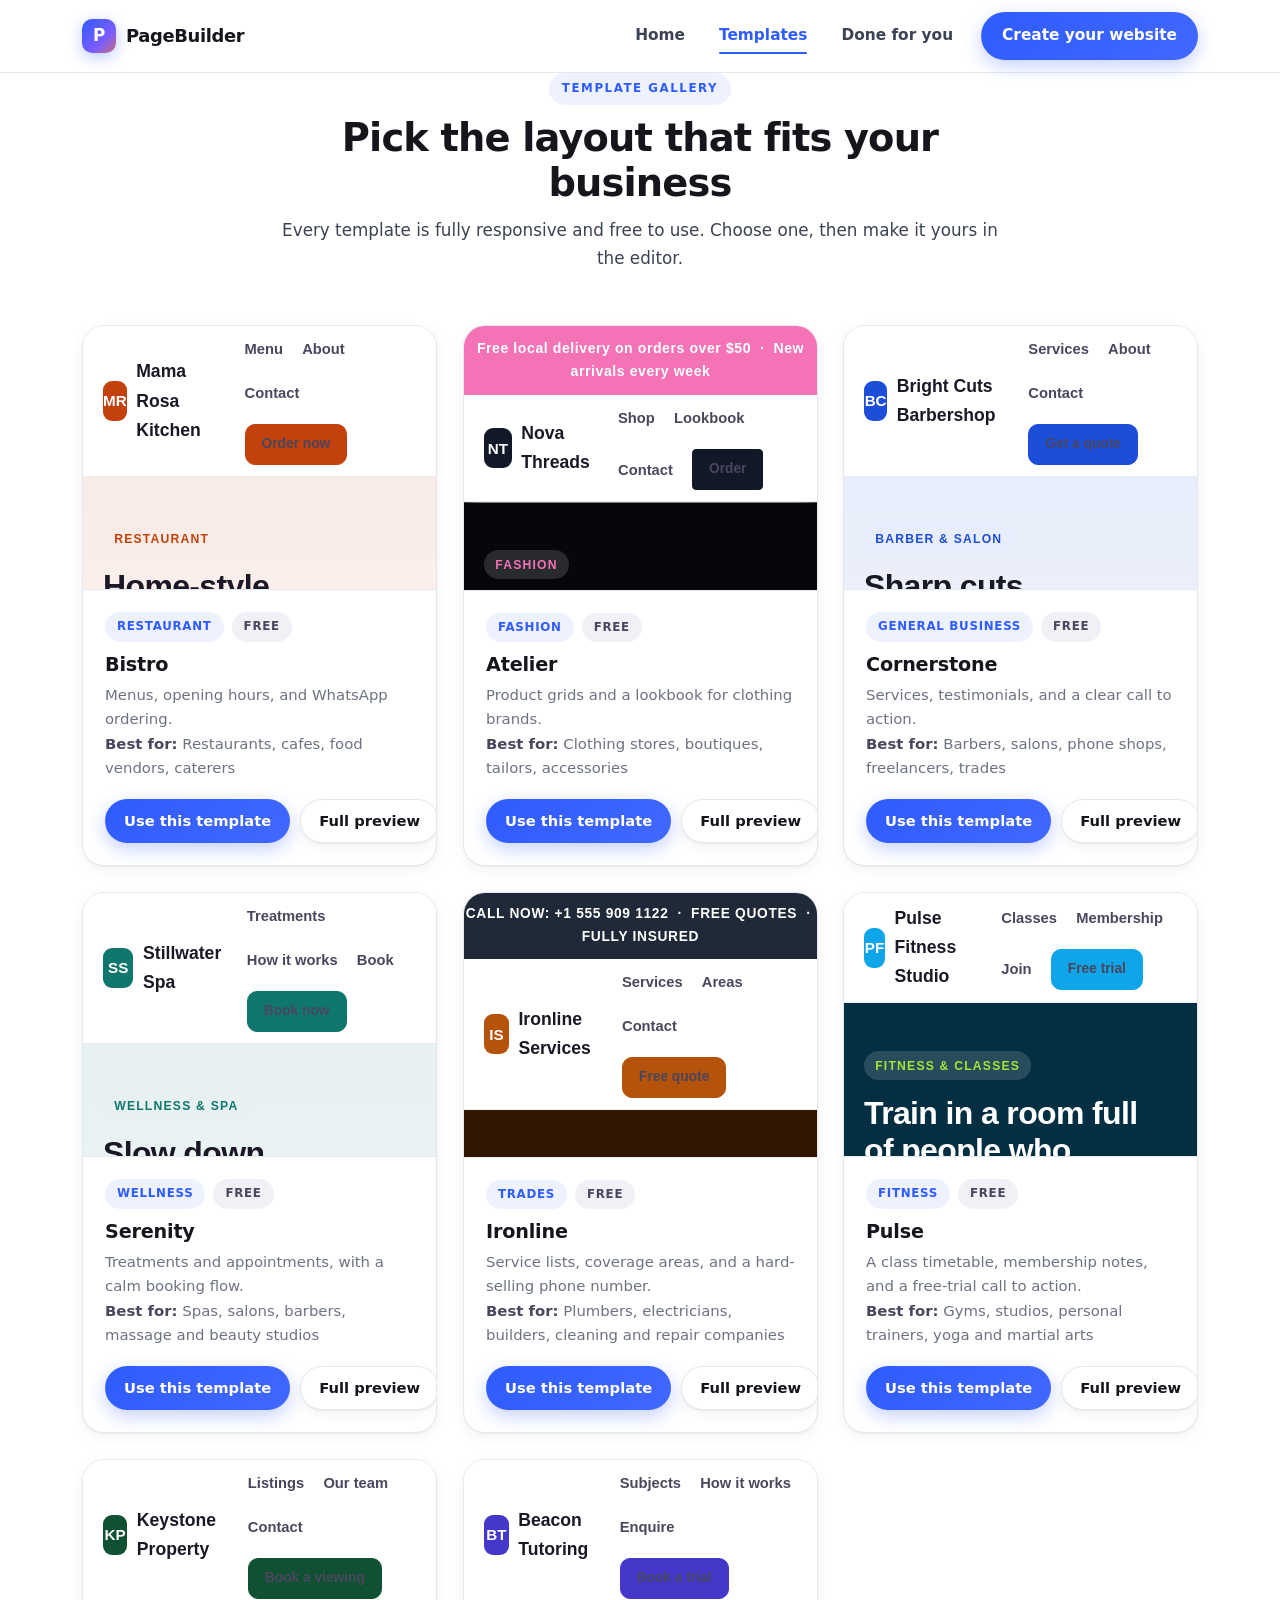
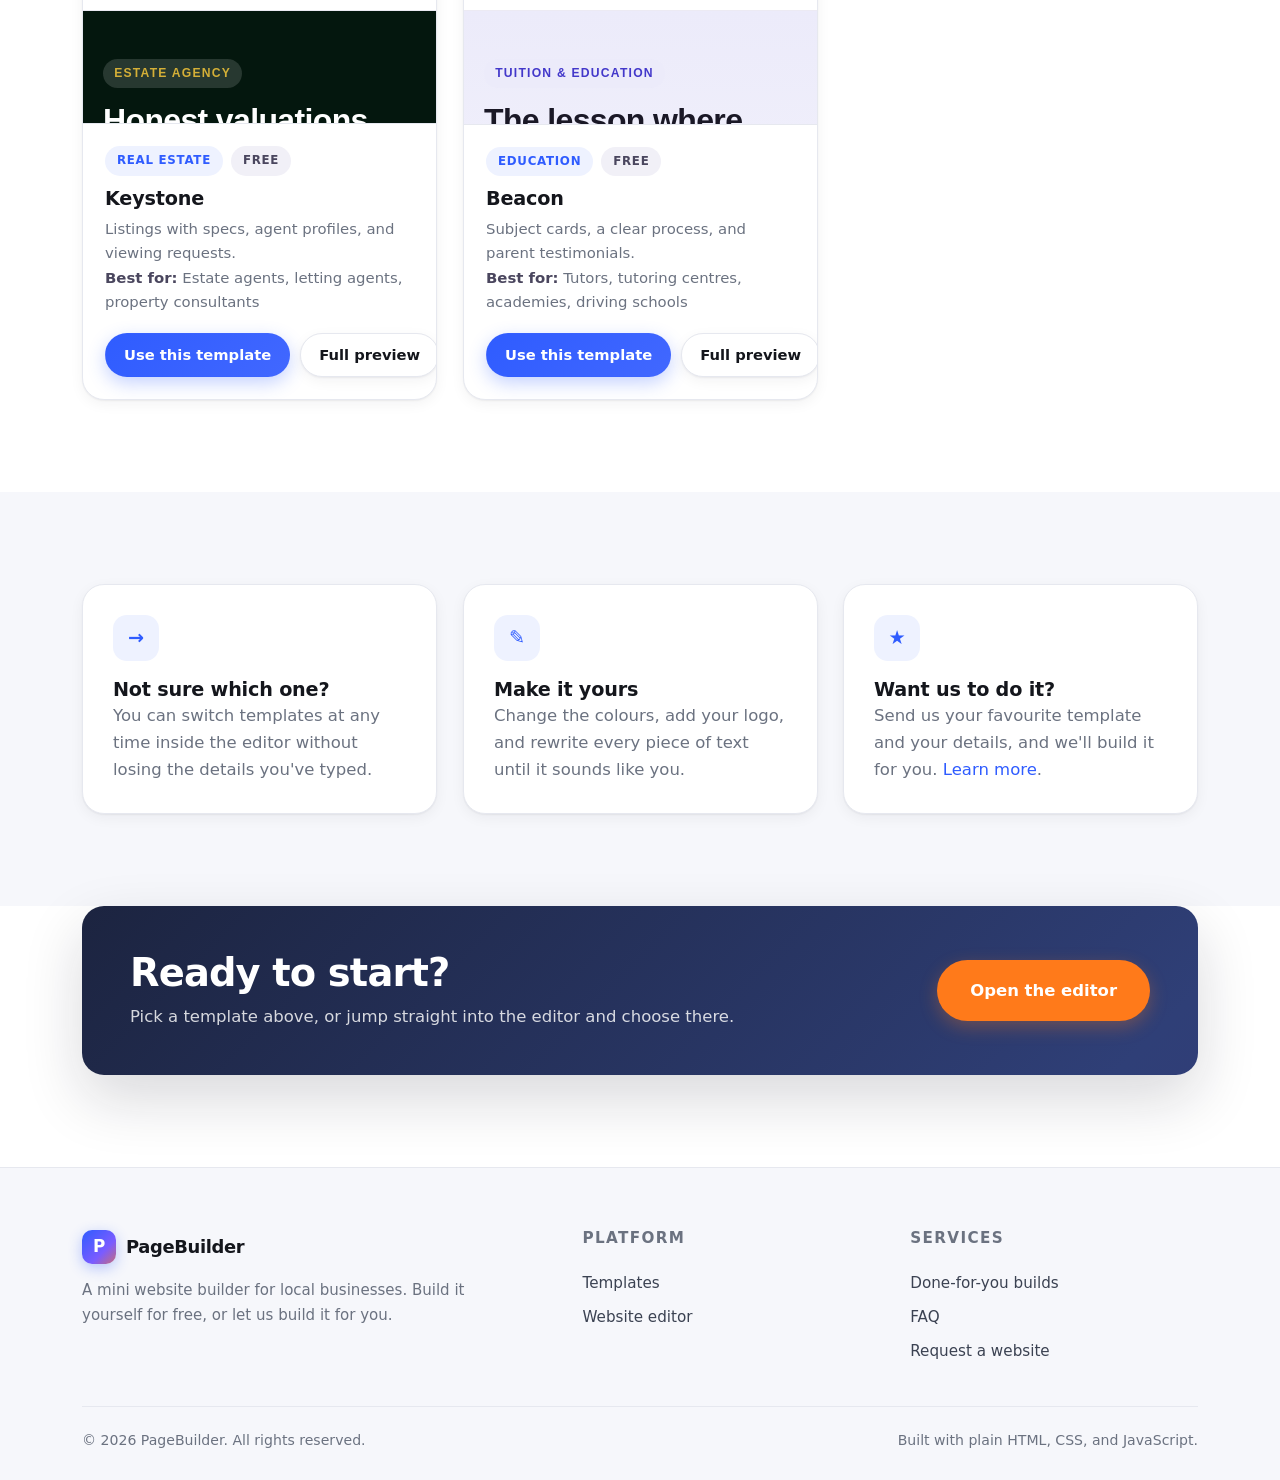
<file: Pagebuilder/templates.html>
<!DOCTYPE html>
<html lang="en">
<head>
<meta charset="utf-8">
<meta name="viewport" content="width=device-width,initial-scale=1">
<title>Template Gallery — PageBuilder</title>
<meta name="description" content="Browse PageBuilder website templates for restaurants, fashion stores, and general local businesses. Pick one and customise it in minutes.">
<link rel="stylesheet" href="styles.css">
</head>
<body>

<header class="site-header">
  <div class="container nav">
    <a class="brand" href="index.html">
      <span class="brand-mark">P</span>
      <span>PageBuilder</span>
    </a>
    <button class="nav-toggle" aria-label="Toggle menu" aria-expanded="false">☰</button>
    <nav class="nav-links">
      <a href="index.html">Home</a>
      <a href="templates.html">Templates</a>
      <a href="done-for-you.html">Done for you</a>
      <a class="btn btn-primary btn-sm nav-cta" href="editor.html">Create your website</a>
    </nav>
  </div>
</header>

<main>

  <section class="section-tight">
    <div class="container">
      <div class="section-head">
        <span class="eyebrow">Template gallery</span>
        <h2>Pick the layout that fits your business</h2>
        <p>Every template is fully responsive and free to use. Choose one, then make it yours in the editor.</p>
      </div>

      <div class="grid grid-3" id="gallery">
        <!-- filled by JS -->
      </div>
    </div>
  </section>

  <section class="section-alt">
    <div class="container">
      <div class="grid grid-3">
        <div class="card">
          <div class="step-num">→</div>
          <h3>Not sure which one?</h3>
          <p class="muted mb-0">You can switch templates at any time inside the editor without losing the details you've typed.</p>
        </div>
        <div class="card">
          <div class="step-num">✎</div>
          <h3>Make it yours</h3>
          <p class="muted mb-0">Change the colours, add your logo, and rewrite every piece of text until it sounds like you.</p>
        </div>
        <div class="card">
          <div class="step-num">★</div>
          <h3>Want us to do it?</h3>
          <p class="muted mb-0">Send us your favourite template and your details, and we'll build it for you. <a href="done-for-you.html">Learn more</a>.</p>
        </div>
      </div>
    </div>
  </section>

  <section class="section-tight">
    <div class="container">
      <div class="split-cta">
        <div>
          <h2>Ready to start?</h2>
          <p>Pick a template above, or jump straight into the editor and choose there.</p>
        </div>
        <a class="btn btn-accent btn-lg" href="editor.html">Open the editor</a>
      </div>
    </div>
  </section>

</main>

<footer class="site-footer">
  <div class="container">
    <div class="footer-grid">
      <div>
        <div class="brand"><span class="brand-mark">P</span><span>PageBuilder</span></div>
        <p>A mini website builder for local businesses. Build it yourself for free, or let us build it for you.</p>
      </div>
      <div>
        <h4>Platform</h4>
        <a href="templates.html">Templates</a>
        <a href="editor.html">Website editor</a>
      </div>
      <div>
        <h4>Services</h4>
        <a href="done-for-you.html">Done-for-you builds</a>
        <a href="done-for-you.html#faq">FAQ</a>
        <a href="done-for-you.html#request">Request a website</a>
      </div>
    </div>
    <div class="footer-bottom">
      <span>&copy; <span data-year>2026</span> PageBuilder. All rights reserved.</span>
      <span>Built with plain HTML, CSS, and JavaScript.</span>
    </div>
  </div>
</footer>

<script src="assets/js/store.js"></script>
<script src="assets/js/templates.js"></script>
<script src="assets/js/main.js"></script>
<script>
(function () {
  "use strict";

  var gallery = document.getElementById("gallery");

  gallery.innerHTML = Templates.list.map(function (tpl, index) {
    return '' +
      '<article class="tpl-card" data-reveal>' +
        '<div class="tpl-thumb"><iframe data-tpl="' + tpl.id + '" title="' + tpl.name + ' template preview" loading="lazy"></iframe></div>' +
        '<div class="tpl-body">' +
          '<div class="chip-row">' +
            '<span class="chip">' + tpl.category + '</span>' +
            '<span class="chip" style="background:#f1f0f7;color:#4a465e">Free</span>' +
          '</div>' +
          '<h3>' + tpl.name + '</h3>' +
          '<p class="tpl-meta">' + tpl.tagline + '<br><strong style="color:#4a465e">Best for:</strong> ' + tpl.bestFor + '</p>' +
          '<div class="tpl-actions">' +
            '<a class="btn btn-primary btn-sm" href="editor.html?template=' + tpl.id + '">Use this template</a>' +
            '<button class="btn btn-ghost btn-sm" data-preview="' + tpl.id + '">Full preview</button>' +
          '</div>' +
        '</div>' +
      '</article>';
  }).join("");

  // Render thumbnails.
  var frames = gallery.querySelectorAll("iframe[data-tpl]");
  for (var i = 0; i < frames.length; i++) {
    frames[i].srcdoc = Templates.render(Templates.sampleSite(frames[i].getAttribute("data-tpl")));
  }

  /* --- Full-screen preview modal --- */
  var modal = document.createElement("div");
  modal.className = "modal-backdrop";
  modal.innerHTML = '' +
    '<div class="modal" style="width:min(1000px,100%);padding:18px">' +
      '<div class="flex-between" style="margin-bottom:12px">' +
        '<h3 style="margin:0" id="pvTitle">Preview</h3>' +
        '<div style="display:flex;gap:.5rem">' +
          '<a class="btn btn-primary btn-sm" id="pvUse" href="editor.html">Use this template</a>' +
          '<button class="btn btn-ghost btn-sm" id="pvClose">Close</button>' +
        '</div>' +
      '</div>' +
      '<iframe id="pvFrame" title="Template preview" style="width:100%;height:70vh;border:1px solid var(--line);border-radius:12px;background:#fff"></iframe>' +
    '</div>';
  document.body.appendChild(modal);

  var pvFrame = document.getElementById("pvFrame");
  var pvTitle = document.getElementById("pvTitle");
  var pvUse = document.getElementById("pvUse");

  function openPreview(id) {
    var tpl = Templates.get(id);
    pvTitle.textContent = tpl.name + " — " + tpl.category;
    pvFrame.srcdoc = Templates.render(Templates.sampleSite(id));
    pvUse.setAttribute("href", "editor.html?template=" + id);
    modal.classList.add("open");
  }

  document.getElementById("pvClose").addEventListener("click", function () {
    modal.classList.remove("open");
    pvFrame.srcdoc = "";
  });

  gallery.addEventListener("click", function (e) {
    var btn = e.target.closest("[data-preview]");
    if (btn) openPreview(btn.getAttribute("data-preview"));
  });
})();
</script>
</body>
</html>
</file>
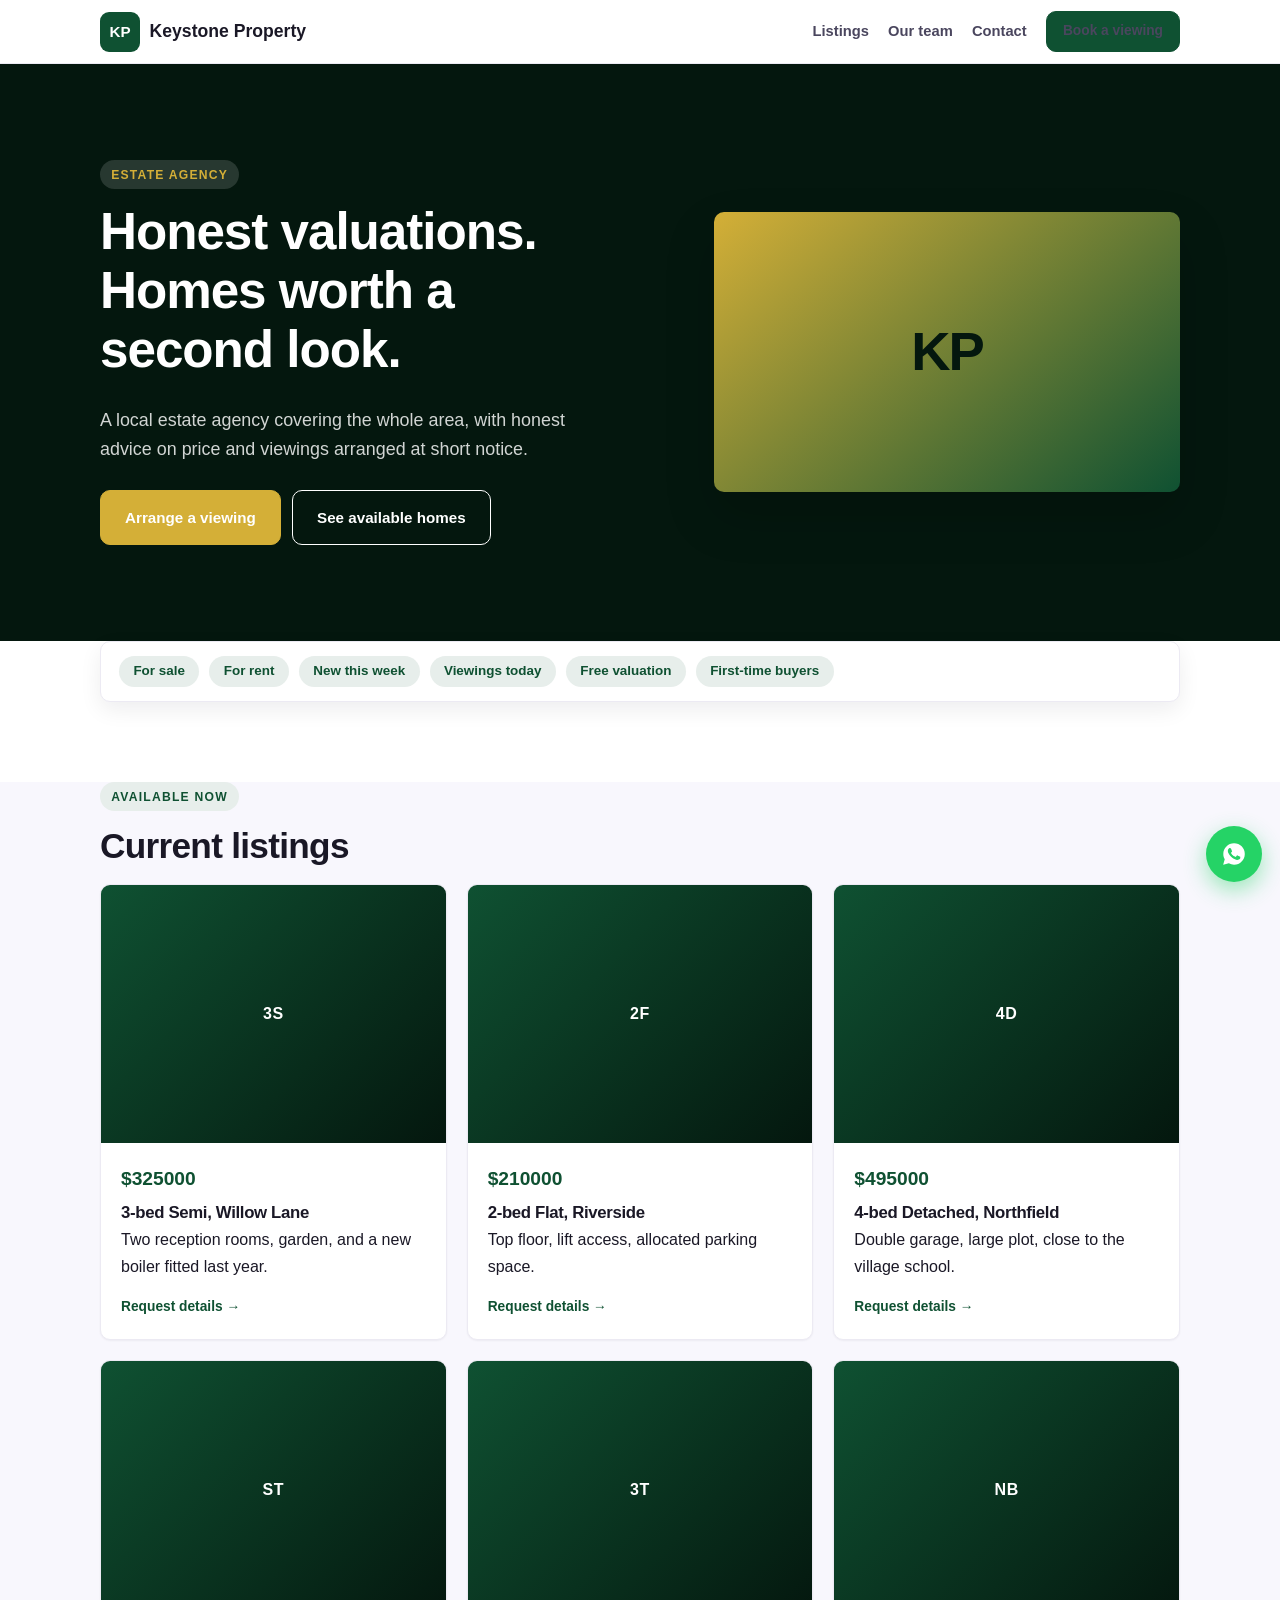
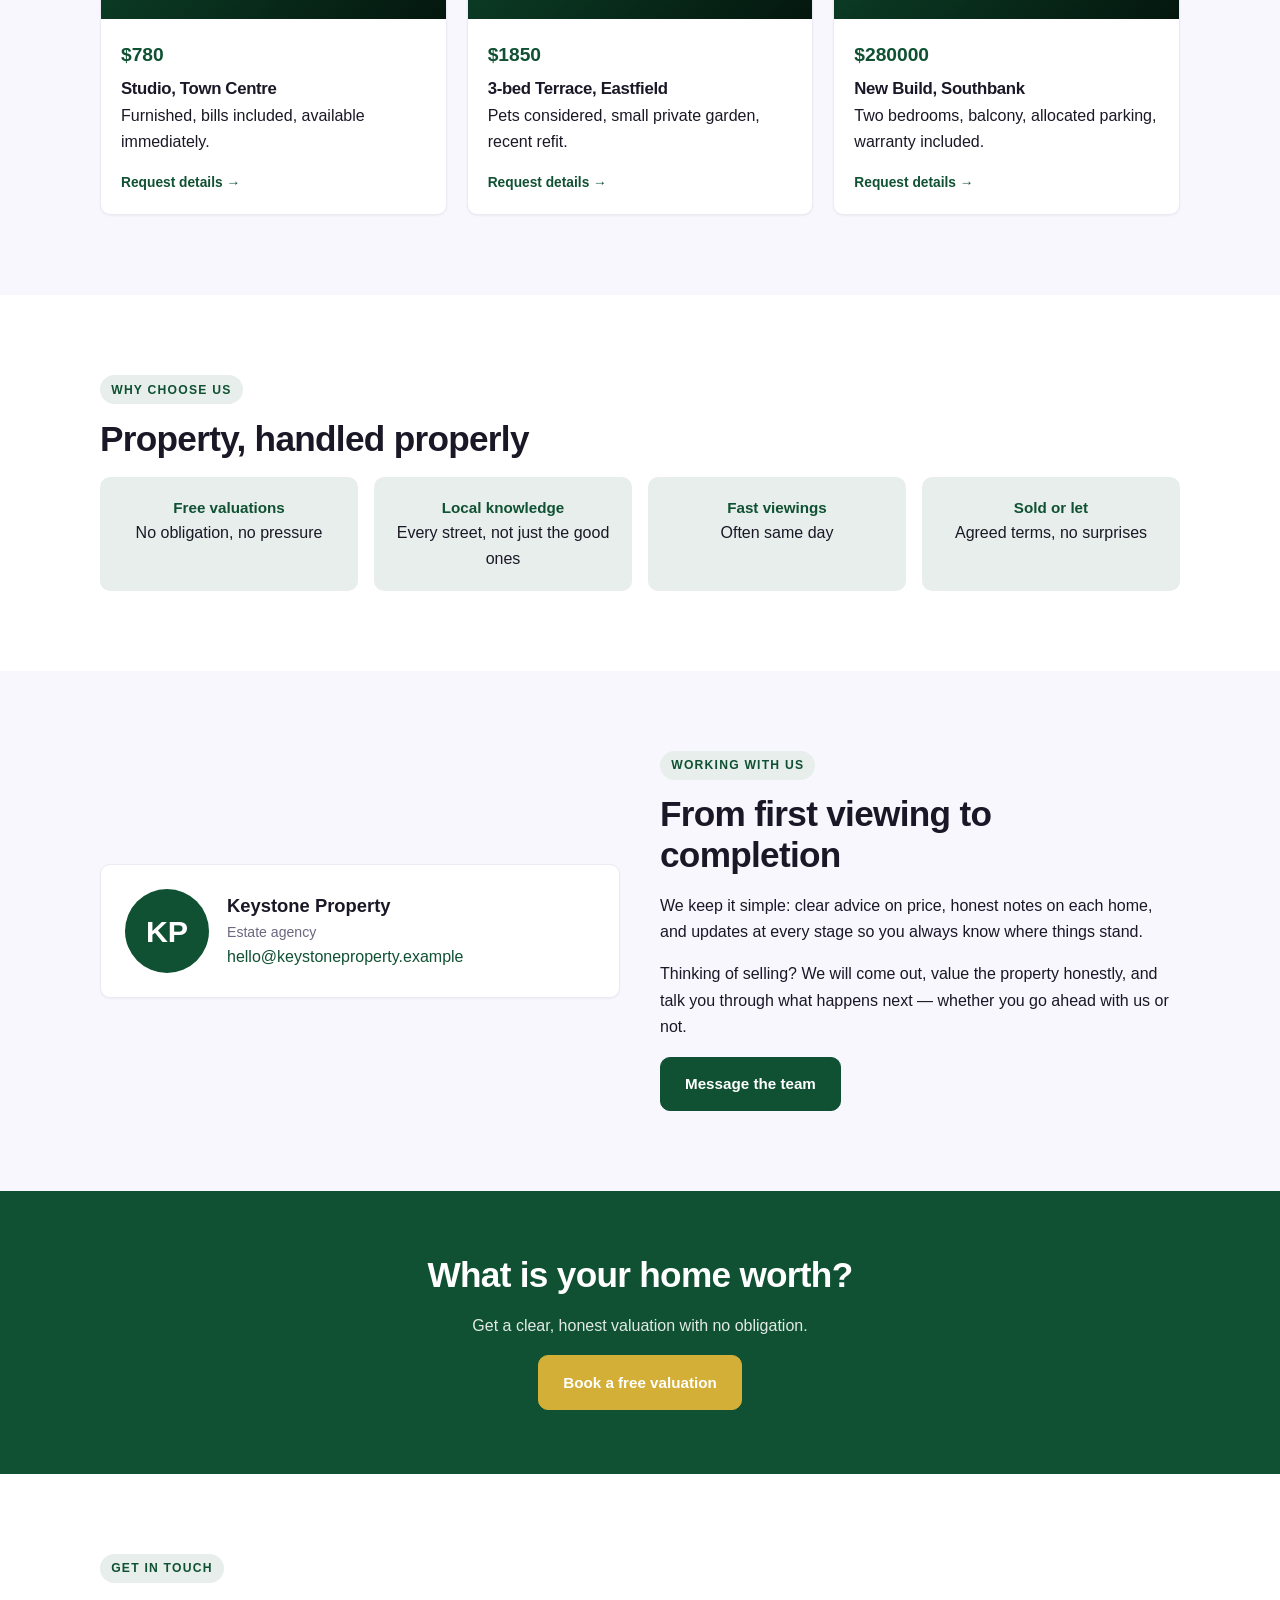
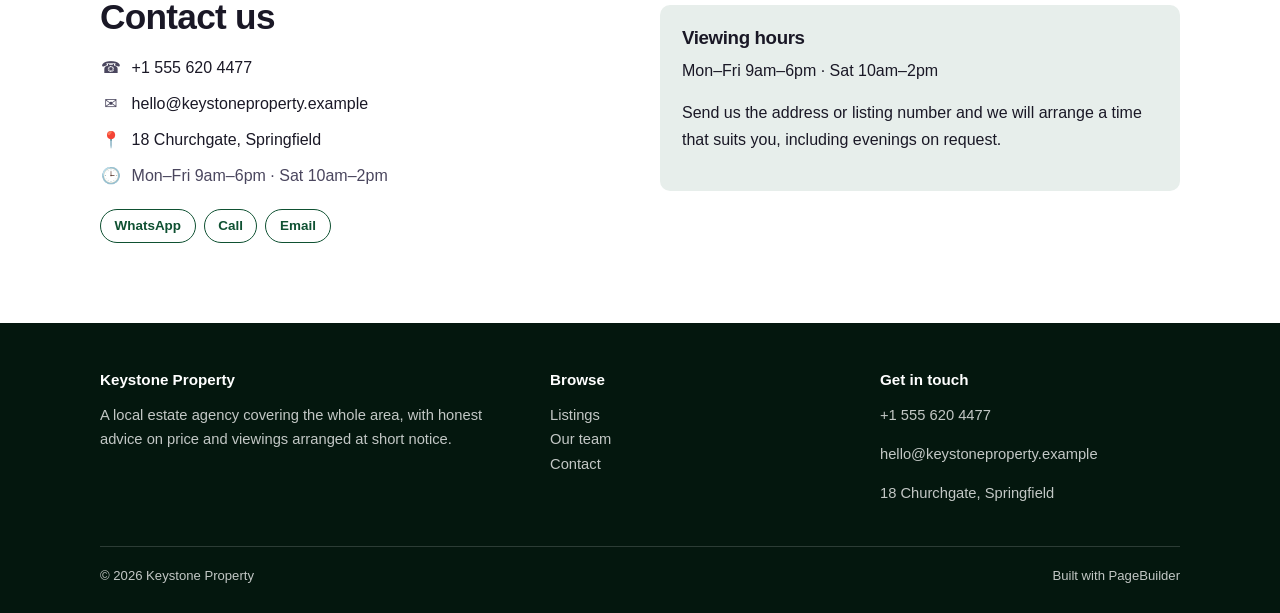
<file: Pagebuilder/_qa/preview-realestate.html>
<!DOCTYPE html><html lang="en"><head><meta charset="utf-8"><meta name="viewport" content="width=device-width,initial-scale=1"><title>Keystone Property — Honest valuations. Homes worth a second look.</title><meta name="description" content="A local estate agency covering the whole area, with honest advice on price and viewings arranged at short notice."><style>:root{--p:#0f5132;--a:#d4af37;--onp:#ffffff;--ona:#ffffff;--dark:#04170e;--soft:#e7eeeb;--r:10px}*,*::before,*::after{box-sizing:border-box}html{scroll-behavior:smooth;-webkit-text-size-adjust:100%}body{margin:0;font-family:'Segoe UI',Roboto,Helvetica,Arial,system-ui,sans-serif;color:#1a1826;line-height:1.65;background:#fff}img{max-width:100%;display:block}a{color:var(--p);text-decoration:none}h1,h2,h3{line-height:1.15;margin:0 0 .5em;letter-spacing:-.02em}h1{font-size:clamp(2rem,5vw,3.2rem)}h2{font-size:clamp(1.5rem,3.4vw,2.2rem)}p{margin:0 0 1em}.wrap{width:min(1080px,calc(100% - 40px));margin-inline:auto}.btn{display:inline-block;padding:.85rem 1.5rem;border-radius:10px;font-weight:700;font-size:.95rem;background:var(--p);color:var(--onp);border:1px solid var(--p);cursor:pointer;transition:transform .15s ease,opacity .15s ease}.btn:hover{transform:translateY(-2px);opacity:.94}.btn-accent{background:var(--a);border-color:var(--a);color:var(--ona)}.btn-outline{background:transparent;color:var(--onp);border-color:currentColor}.site-head{position:sticky;top:0;z-index:40;background:rgba(255,255,255,.94);backdrop-filter:blur(10px);border-bottom:1px solid #eceaf3}.head-inner{display:flex;align-items:center;gap:1rem;padding:.7rem 0}.logo{display:flex;align-items:center;gap:.6rem;font-weight:800;font-size:1.1rem;color:#1a1826}.logo-img{width:40px;height:40px;object-fit:contain;border-radius:9px;background:var(--soft)}.logo-initials{width:40px;height:40px;border-radius:9px;background:var(--p);display:grid;place-items:center;font-weight:800;font-size:.95rem}.nav{display:flex;gap:1.2rem;margin-left:auto;align-items:center;flex-wrap:wrap}.nav a{color:#4a465e;font-weight:600;font-size:.92rem}.nav a:hover{color:var(--p)}.hero{padding:clamp(48px,8vw,96px) 0;background:linear-gradient(180deg,var(--soft),#fff)}.hero h1{max-width:16ch}.hero p.lead{font-size:1.12rem;color:#56526b;max-width:52ch}.hero-actions{display:flex;gap:.7rem;flex-wrap:wrap;margin-top:1.6rem}.hero-split{display:grid;grid-template-columns:1.1fr .9fr;gap:44px;align-items:center}@media(max-width:860px){.hero-split{grid-template-columns:1fr;gap:28px}}.hero-art{border-radius:var(--r);min-height:280px;background:linear-gradient(140deg,var(--p),var(--dark));display:grid;place-items:center;color:#fff;font-size:3.4rem;font-weight:800;letter-spacing:-.04em;box-shadow:0 24px 50px rgba(0,0,0,.18)}section.block{padding:clamp(48px,7vw,80px) 0}.alt{background:#f8f7fd}.grid{display:grid;gap:20px}.g3{grid-template-columns:repeat(3,1fr)}.g4{grid-template-columns:repeat(4,1fr)}.g2{grid-template-columns:repeat(2,1fr)}@media(max-width:900px){.g3,.g4{grid-template-columns:repeat(2,1fr)}}@media(max-width:600px){.g2,.g3,.g4{grid-template-columns:1fr}}.card{background:#fff;border:1px solid #eceaf3;border-radius:var(--r);padding:24px;box-shadow:0 1px 2px rgba(20,18,31,.05)}.card h3{margin-bottom:.35rem;font-size:1.08rem}.card p:last-child{margin-bottom:0}.item-price{display:inline-block;background:var(--soft);color:var(--p);font-weight:800;font-size:.85rem;border-radius:999px;padding:.2rem .7rem;margin-bottom:.6rem}.item-cta{display:inline-block;margin-top:.6rem;font-weight:700;font-size:.86rem;color:var(--p)}.eyebrow{display:inline-block;font-size:.76rem;font-weight:800;letter-spacing:.1em;text-transform:uppercase;color:var(--p);background:var(--soft);padding:.28rem .7rem;border-radius:999px;margin-bottom:.9rem}.contact-list{list-style:none;padding:0;margin:0 0 1.2rem}.contact-list li{display:flex;gap:.6rem;align-items:flex-start;margin-bottom:.6rem;color:#4a465e}.contact-list a{color:#1a1826}.contact-list a:hover{color:var(--p)}.ci{width:22px;text-align:center;flex:none}.social-row{display:flex;gap:.5rem;flex-wrap:wrap;margin-top:.4rem}.social{border:1px solid var(--p);color:var(--p);border-radius:999px;padding:.32rem .85rem;font-size:.84rem;font-weight:700}.social:hover{background:var(--p);color:var(--onp)}.band{background:var(--p);color:var(--onp);padding:clamp(40px,6vw,64px) 0}.band h2{color:inherit}.band p{opacity:.88}.band .btn-accent{background:var(--a);border-color:var(--a);color:var(--ona)}.site-foot{background:var(--dark);color:rgba(255,255,255,.76);padding:44px 0 26px;font-size:.92rem}.site-foot h4{color:#fff;margin:0 0 .7rem;font-size:.95rem}.site-foot a{color:rgba(255,255,255,.76)}.site-foot a:hover{color:#fff}.foot-grid{display:grid;grid-template-columns:1.4fr 1fr 1fr;gap:30px;margin-bottom:26px}@media(max-width:760px){.foot-grid{grid-template-columns:1fr;gap:22px}}.foot-bottom{border-top:1px solid rgba(255,255,255,.16);padding-top:18px;font-size:.82rem;display:flex;justify-content:space-between;gap:1rem;flex-wrap:wrap}.wa-float{position:fixed;right:18px;bottom:18px;z-index:80;width:56px;height:56px;border-radius:50%;background:#25d366;color:#fff;display:grid;place-items:center;box-shadow:0 8px 22px rgba(37,211,102,.45);transition:transform .18s ease}.wa-float:hover{transform:scale(1.07)}@media(max-width:600px){.wa-float{right:14px;bottom:14px;width:52px;height:52px}}.pill{display:inline-block;background:var(--soft);color:var(--p);border-radius:999px;padding:.3rem .8rem;font-size:.82rem;font-weight:700;margin:0 .3rem .4rem 0}.gallery{display:grid;grid-template-columns:repeat(3,1fr);gap:14px}@media(max-width:760px){.gallery{grid-template-columns:repeat(2,1fr)}}.gallery .tile{aspect-ratio:1/1;border-radius:var(--r);background:linear-gradient(135deg,var(--p),var(--dark));opacity:.92;display:grid;place-items:center;color:#fff;font-weight:800;font-size:1.1rem}.menu-row{display:flex;justify-content:space-between;gap:1rem;align-items:baseline;padding:.85rem 0;border-bottom:1px dashed #e2dfee}.menu-row:last-child{border-bottom:0}.menu-row .m-name{font-weight:700}.menu-row .m-desc{font-size:.88rem;color:#6b6780;margin:0}.menu-row .m-price{font-weight:800;color:var(--p);white-space:nowrap}.hours-box{background:var(--soft);border-radius:var(--r);padding:22px}.hours-box h3{margin-top:0}.stars{color:var(--a);letter-spacing:.15em}.testimonial{background:#fff;border:1px solid #eceaf3;border-radius:var(--r);padding:24px}.testimonial p{font-style:italic}.testimonial .who{font-weight:700;font-style:normal;margin:0}.split{display:grid;grid-template-columns:1fr 1fr;gap:40px;align-items:center}@media(max-width:860px){.split{grid-template-columns:1fr;gap:26px}}.label{font-size:.78rem;font-weight:800;letter-spacing:.09em;text-transform:uppercase;color:var(--p);margin-bottom:.5rem;display:block}.avatar-big{width:72px;height:72px;border-radius:50%;background:var(--p);color:var(--onp);display:grid;place-items:center;font-size:1.6rem;font-weight:800}.empty-note{border:1px dashed #ddd9ea;border-radius:var(--r);padding:26px;text-align:center;color:#7b778f;background:#fbfaff}.hero{background:var(--dark);color:#fff}.hero p.lead{color:rgba(255,255,255,.82)}.hero h1{color:#fff}.hero .eyebrow{background:rgba(255,255,255,.14);color:var(--a)}.hero-art{background:linear-gradient(140deg,var(--a),var(--p));color:var(--dark)}.filter-bar{background:#fff;border:1px solid #eceaf3;border-radius:var(--r);padding:14px 18px;display:flex;gap:10px;flex-wrap:wrap;box-shadow:0 8px 22px rgba(20,18,31,.07)}.filter-bar span{background:var(--soft);color:var(--p);border-radius:999px;padding:.3rem .9rem;font-size:.84rem;font-weight:700}.listing{background:#fff;border:1px solid #eceaf3;border-radius:var(--r);overflow:hidden;display:flex;flex-direction:column;box-shadow:0 1px 2px rgba(20,18,31,.05)}.listing .photo{aspect-ratio:4/3;background:linear-gradient(135deg,var(--p),var(--dark));display:grid;place-items:center;color:#fff;font-weight:800;letter-spacing:.04em}.listing .l-body{padding:20px;display:flex;flex-direction:column;flex:1}.listing h3{margin-bottom:.3rem;font-size:1.05rem}.listing .l-price{font-size:1.2rem;font-weight:800;color:var(--p);margin-bottom:.5rem}.listing .l-meta{list-style:none;padding:0;margin:0 0 1rem;font-size:.86rem;color:#6b6780;display:flex;gap:1rem;flex-wrap:wrap}.listing .item-cta{margin-top:auto}.agent{display:flex;gap:18px;align-items:center;flex-wrap:wrap}.agent .avatar-big{width:84px;height:84px;font-size:1.9rem}.agent .a-name{font-weight:800;font-size:1.15rem}.agent .a-role{color:#6b6780;font-size:.88rem;margin:0}.kv{display:grid;grid-template-columns:repeat(4,1fr);gap:16px}@media(max-width:800px){.kv{grid-template-columns:repeat(2,1fr)}}.kv .cell{background:var(--soft);border-radius:var(--r);padding:18px;text-align:center}.kv .cell b{display:block;color:var(--p);font-size:.95rem}</style></head><body><header class="site-head"><div class="wrap head-inner"><div class="logo"><span class="logo-initials" style="color:#ffffff">KP</span><span>Keystone Property</span></div><nav class="nav"><a href="#listings">Listings</a><a href="#agents">Our team</a><a href="#contact">Contact</a><a class="btn" style="padding:.5rem 1rem;font-size:.86rem" href="https://wa.me/15551234567?text=Hi%20Keystone%20Property!%20I'm%20interested%20in%20a%20property." target="_blank" rel="noopener">Book a viewing</a></nav></div></header><section class="hero"><div class="wrap hero-split"><div><span class="eyebrow">Estate agency</span><h1>Honest valuations. Homes worth a second look.</h1><p class="lead">A local estate agency covering the whole area, with honest advice on price and viewings arranged at short notice.</p><div class="hero-actions"><a class="btn btn-accent" href="https://wa.me/15551234567?text=Hi%20Keystone%20Property!%20I'm%20interested%20in%20a%20property." target="_blank" rel="noopener">Arrange a viewing</a><a class="btn btn-outline" style="color:#fff;border-color:#fff" href="#listings">See available homes</a></div></div><div class="hero-art">KP</div></div></section><section class="block" style="padding-top:0"><div class="wrap"><div class="filter-bar"><span>For sale</span><span>For rent</span><span>New this week</span><span>Viewings today</span><span>Free valuation</span><span>First-time buyers</span></div></div></section><section class="block alt" id="listings" style="padding-top:0"><div class="wrap"><span class="eyebrow">Available now</span><h2>Current listings</h2><div class="grid g3"><article class="listing"><div class="photo">3S</div><div class="l-body"><div class="l-price">$325000</div><h3>3-bed Semi, Willow Lane</h3><p>Two reception rooms, garden, and a new boiler fitted last year.</p><a class="item-cta" href="#contact">Request details &rarr;</a></div></article><article class="listing"><div class="photo">2F</div><div class="l-body"><div class="l-price">$210000</div><h3>2-bed Flat, Riverside</h3><p>Top floor, lift access, allocated parking space.</p><a class="item-cta" href="#contact">Request details &rarr;</a></div></article><article class="listing"><div class="photo">4D</div><div class="l-body"><div class="l-price">$495000</div><h3>4-bed Detached, Northfield</h3><p>Double garage, large plot, close to the village school.</p><a class="item-cta" href="#contact">Request details &rarr;</a></div></article><article class="listing"><div class="photo">ST</div><div class="l-body"><div class="l-price">$780</div><h3>Studio, Town Centre</h3><p>Furnished, bills included, available immediately.</p><a class="item-cta" href="#contact">Request details &rarr;</a></div></article><article class="listing"><div class="photo">3T</div><div class="l-body"><div class="l-price">$1850</div><h3>3-bed Terrace, Eastfield</h3><p>Pets considered, small private garden, recent refit.</p><a class="item-cta" href="#contact">Request details &rarr;</a></div></article><article class="listing"><div class="photo">NB</div><div class="l-body"><div class="l-price">$280000</div><h3>New Build, Southbank</h3><p>Two bedrooms, balcony, allocated parking, warranty included.</p><a class="item-cta" href="#contact">Request details &rarr;</a></div></article></div></div></section><section class="block"><div class="wrap"><span class="eyebrow">Why choose us</span><h2>Property, handled properly</h2><div class="kv"><div class="cell"><b>Free valuations</b><span class="muted">No obligation, no pressure</span></div><div class="cell"><b>Local knowledge</b><span class="muted">Every street, not just the good ones</span></div><div class="cell"><b>Fast viewings</b><span class="muted">Often same day</span></div><div class="cell"><b>Sold or let</b><span class="muted">Agreed terms, no surprises</span></div></div></div></section><section class="block alt" id="agents"><div class="wrap split"><div class="card agent"><div class="avatar-big">KP</div><div><div class="a-name">Keystone Property</div><p class="a-role">Estate agency</p><p class="mb-0"><a href="mailto:hello@keystoneproperty.example">hello@keystoneproperty.example</a></p></div></div><div><span class="eyebrow">Working with us</span><h2>From first viewing to completion</h2><p>We keep it simple: clear advice on price, honest notes on each home, and updates at every stage so you always know where things stand.</p><p>Thinking of selling? We will come out, value the property honestly, and talk you through what happens next — whether you go ahead with us or not.</p><a class="btn" href="https://wa.me/15551234567?text=Hi%20Keystone%20Property!%20I'm%20interested%20in%20a%20property." target="_blank" rel="noopener">Message the team</a></div></div></section><section class="band"><div class="wrap" style="text-align:center"><h2>What is your home worth?</h2><p>Get a clear, honest valuation with no obligation.</p><a class="btn btn-accent" href="https://wa.me/15551234567?text=Hi%20Keystone%20Property!%20I'm%20interested%20in%20a%20property." target="_blank" rel="noopener">Book a free valuation</a></div></section><section class="block" id="contact"><div class="wrap split"><div><span class="eyebrow">Get in touch</span><h2>Contact us</h2><ul class="contact-list"><li><span class="ci">☎</span><a href="tel:15556204477">+1 555 620 4477</a></li><li><span class="ci">✉</span><a href="mailto:hello@keystoneproperty.example">hello@keystoneproperty.example</a></li><li><span class="ci">📍</span><a href="https://maps.google.com/?q=18%20Churchgate%2C%20Springfield" target="_blank" rel="noopener">18 Churchgate, Springfield</a></li><li><span class="ci">🕒</span><span>Mon–Fri 9am–6pm · Sat 10am–2pm</span></li></ul><div class="social-row"><a class="social" href="https://wa.me/15551234567?text=Hi%20Keystone%20Property!" target="_blank" rel="noopener">WhatsApp</a><a class="social" href="tel:15556204477">Call</a><a class="social" href="mailto:hello@keystoneproperty.example">Email</a></div></div><div class="hours-box"><h3>Viewing hours</h3><p>Mon–Fri 9am–6pm · Sat 10am–2pm</p><p class="mb-0">Send us the address or listing number and we will arrange a time that suits you, including evenings on request.</p></div></div></section><footer class="site-foot"><div class="wrap"><div class="foot-grid"><div><h4>Keystone Property</h4><p>A local estate agency covering the whole area, with honest advice on price and viewings arranged at short notice.</p></div><div><h4>Browse</h4><a href="#listings">Listings</a><br><a href="#agents">Our team</a><br><a href="#contact">Contact</a></div><div><h4>Get in touch</h4><p>+1 555 620 4477</p><p>hello@keystoneproperty.example</p><p>18 Churchgate, Springfield</p></div></div><div class="foot-bottom"><span>&copy; 2026 Keystone Property</span><span>Built with PageBuilder</span></div></div></footer><a class="wa-float" href="https://wa.me/15551234567?text=Hi%20Keystone%20Property!%20I%20saw%20your%20website%20and%20I'd%20like%20to%20know%20more." target="_blank" rel="noopener" aria-label="Chat on WhatsApp"><svg viewBox="0 0 24 24" width="26" height="26" fill="currentColor" aria-hidden="true"><path d="M12.04 2C6.58 2 2.13 6.45 2.13 11.91c0 1.75.46 3.45 1.32 4.95L2 22l5.25-1.38a9.9 9.9 0 004.79 1.22h.01c5.46 0 9.91-4.45 9.91-9.91 0-2.65-1.03-5.14-2.9-7.01A9.82 9.82 0 0012.04 2zm5.8 14.03c-.24.68-1.4 1.3-1.94 1.38-.5.07-1.13.1-1.82-.11-.42-.13-.96-.31-1.65-.61-2.9-1.25-4.79-4.17-4.94-4.36-.14-.19-1.18-1.57-1.18-2.99 0-1.42.74-2.12 1.01-2.41.26-.29.57-.36.76-.36l.55.01c.18.01.41-.07.64.49.24.58.81 1.99.88 2.13.07.14.12.31.02.5-.1.19-.15.31-.29.48l-.44.51c-.14.14-.29.3-.12.58.16.29.73 1.2 1.56 1.94 1.07.95 1.97 1.25 2.25 1.39.29.14.45.12.62-.07.17-.19.71-.83.9-1.11.19-.29.38-.24.64-.14.26.09 1.66.78 1.95.93.29.14.48.21.55.33.07.12.07.7-.17 1.38z"/></svg></a></body></html>
</file>
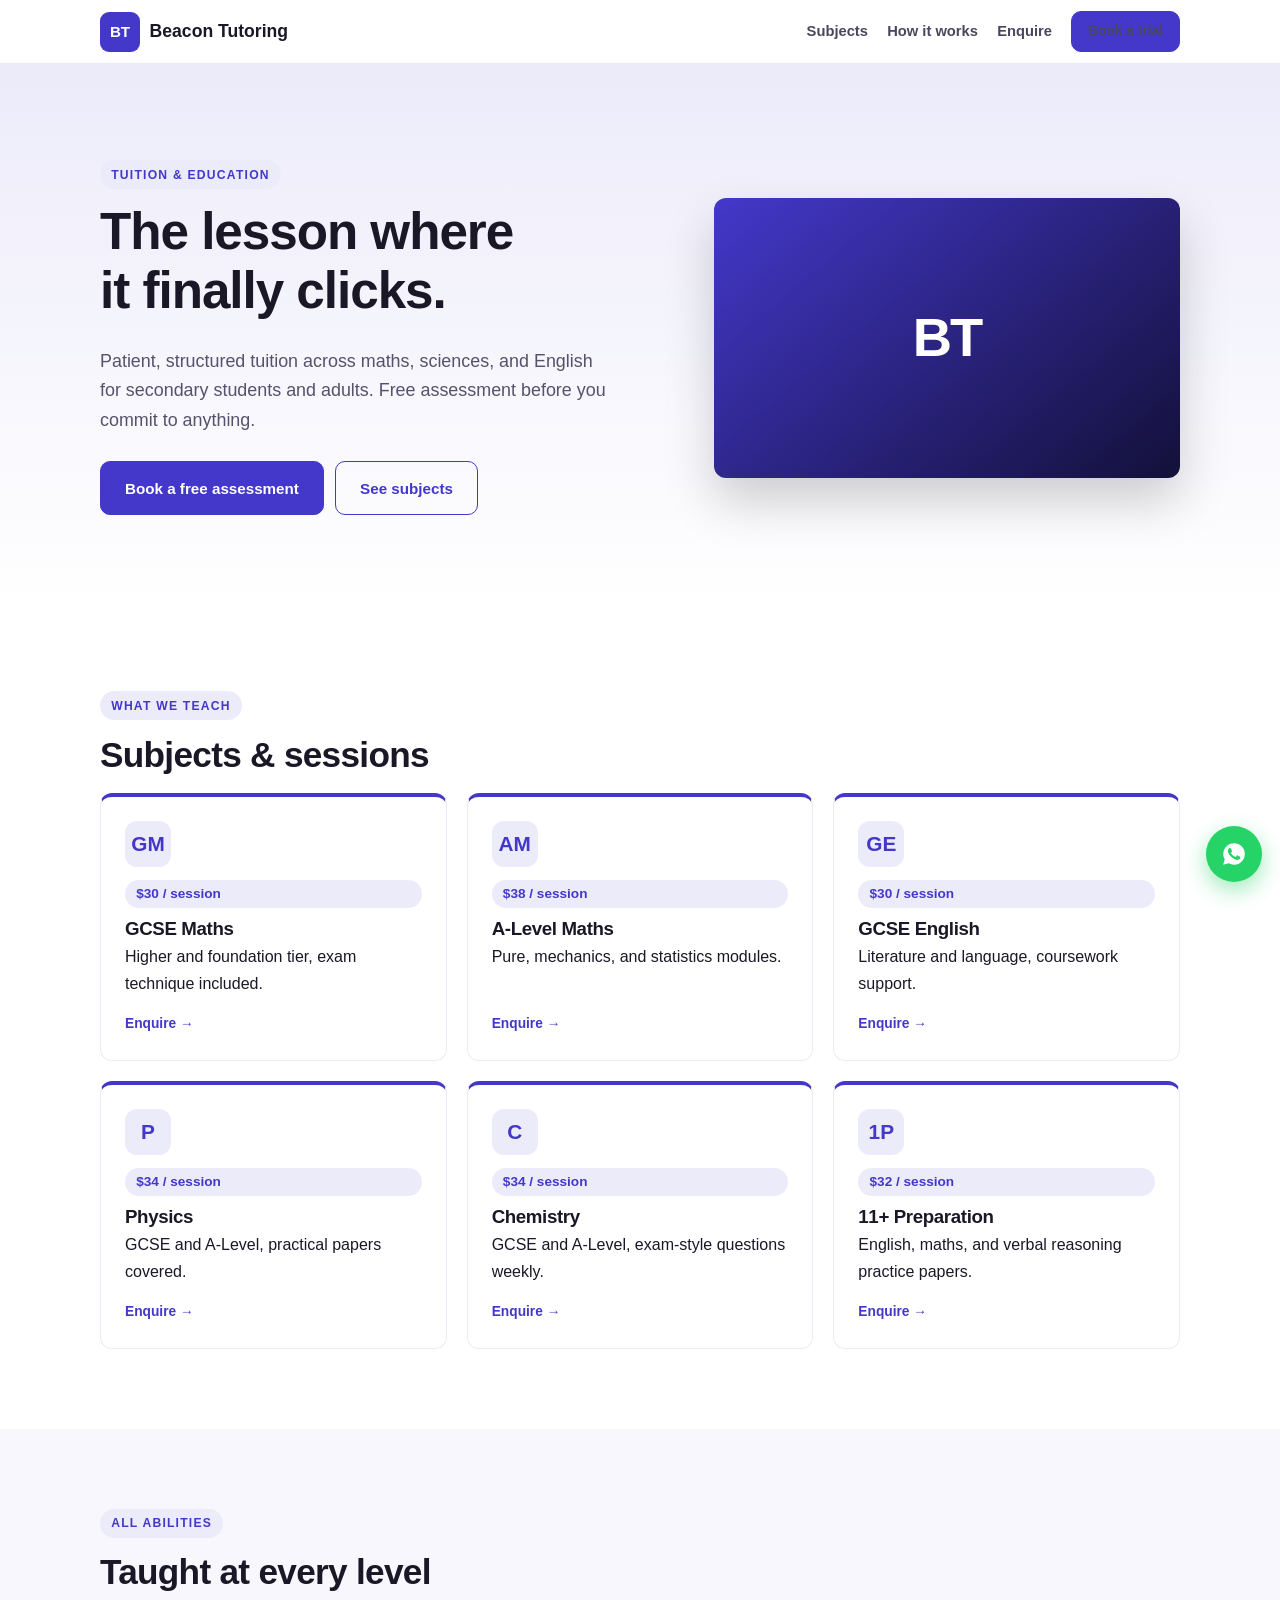
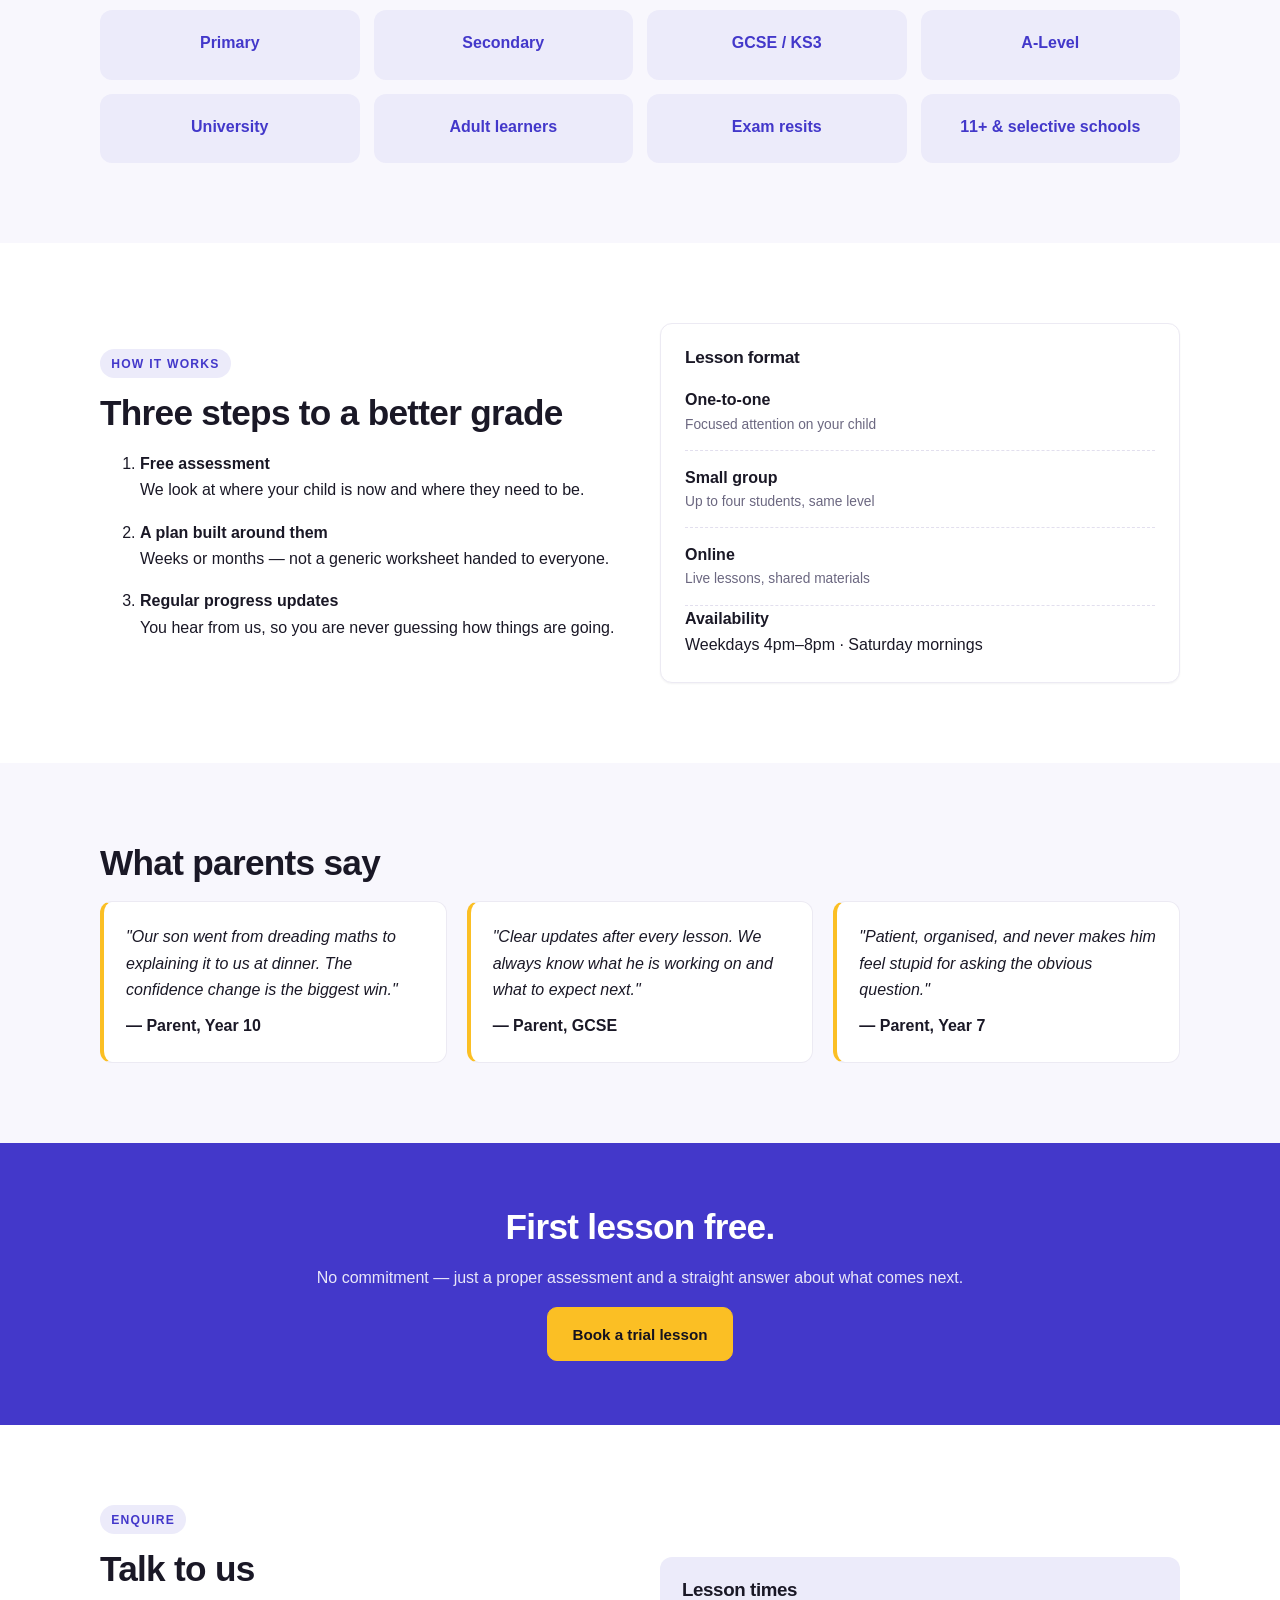
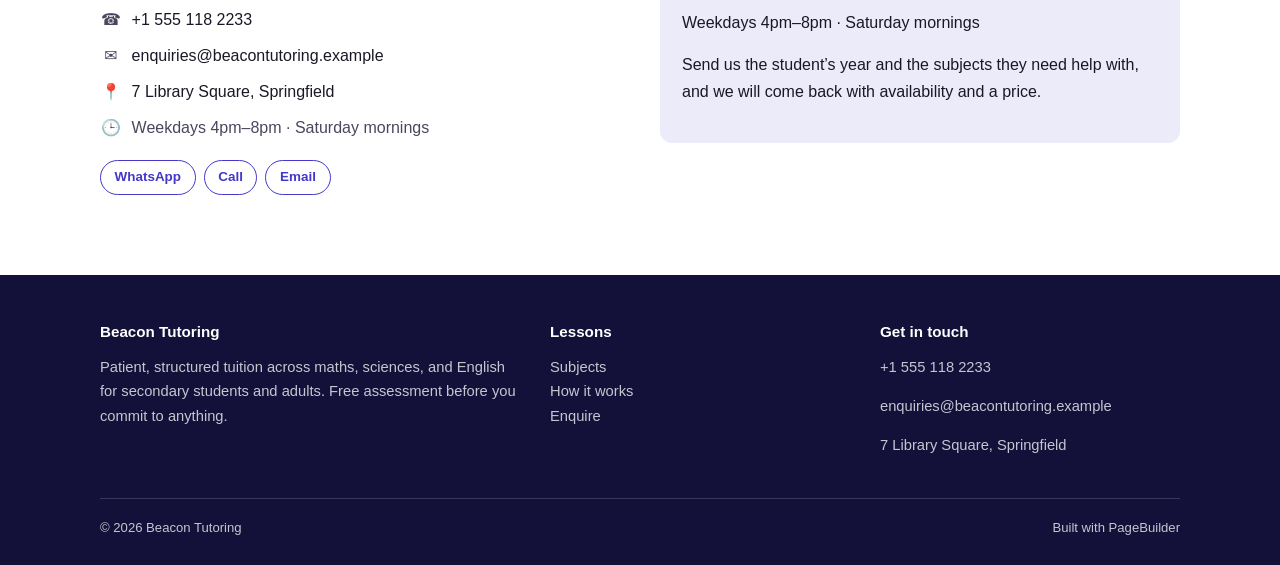
<file: Pagebuilder/_qa/preview-tutoring.html>
<!DOCTYPE html><html lang="en"><head><meta charset="utf-8"><meta name="viewport" content="width=device-width,initial-scale=1"><title>Beacon Tutoring — The lesson where it finally clicks.</title><meta name="description" content="Patient, structured tuition across maths, sciences, and English for secondary students and adults. Free assessment before you commit to anything."><style>:root{--p:#4338ca;--a:#fbbf24;--onp:#ffffff;--ona:#14121f;--dark:#131039;--soft:#ecebfa;--r:12px}*,*::before,*::after{box-sizing:border-box}html{scroll-behavior:smooth;-webkit-text-size-adjust:100%}body{margin:0;font-family:'Segoe UI',Roboto,Helvetica,Arial,system-ui,sans-serif;color:#1a1826;line-height:1.65;background:#fff}img{max-width:100%;display:block}a{color:var(--p);text-decoration:none}h1,h2,h3{line-height:1.15;margin:0 0 .5em;letter-spacing:-.02em}h1{font-size:clamp(2rem,5vw,3.2rem)}h2{font-size:clamp(1.5rem,3.4vw,2.2rem)}p{margin:0 0 1em}.wrap{width:min(1080px,calc(100% - 40px));margin-inline:auto}.btn{display:inline-block;padding:.85rem 1.5rem;border-radius:10px;font-weight:700;font-size:.95rem;background:var(--p);color:var(--onp);border:1px solid var(--p);cursor:pointer;transition:transform .15s ease,opacity .15s ease}.btn:hover{transform:translateY(-2px);opacity:.94}.btn-accent{background:var(--a);border-color:var(--a);color:var(--ona)}.btn-outline{background:transparent;color:var(--onp);border-color:currentColor}.site-head{position:sticky;top:0;z-index:40;background:rgba(255,255,255,.94);backdrop-filter:blur(10px);border-bottom:1px solid #eceaf3}.head-inner{display:flex;align-items:center;gap:1rem;padding:.7rem 0}.logo{display:flex;align-items:center;gap:.6rem;font-weight:800;font-size:1.1rem;color:#1a1826}.logo-img{width:40px;height:40px;object-fit:contain;border-radius:9px;background:var(--soft)}.logo-initials{width:40px;height:40px;border-radius:9px;background:var(--p);display:grid;place-items:center;font-weight:800;font-size:.95rem}.nav{display:flex;gap:1.2rem;margin-left:auto;align-items:center;flex-wrap:wrap}.nav a{color:#4a465e;font-weight:600;font-size:.92rem}.nav a:hover{color:var(--p)}.hero{padding:clamp(48px,8vw,96px) 0;background:linear-gradient(180deg,var(--soft),#fff)}.hero h1{max-width:16ch}.hero p.lead{font-size:1.12rem;color:#56526b;max-width:52ch}.hero-actions{display:flex;gap:.7rem;flex-wrap:wrap;margin-top:1.6rem}.hero-split{display:grid;grid-template-columns:1.1fr .9fr;gap:44px;align-items:center}@media(max-width:860px){.hero-split{grid-template-columns:1fr;gap:28px}}.hero-art{border-radius:var(--r);min-height:280px;background:linear-gradient(140deg,var(--p),var(--dark));display:grid;place-items:center;color:#fff;font-size:3.4rem;font-weight:800;letter-spacing:-.04em;box-shadow:0 24px 50px rgba(0,0,0,.18)}section.block{padding:clamp(48px,7vw,80px) 0}.alt{background:#f8f7fd}.grid{display:grid;gap:20px}.g3{grid-template-columns:repeat(3,1fr)}.g4{grid-template-columns:repeat(4,1fr)}.g2{grid-template-columns:repeat(2,1fr)}@media(max-width:900px){.g3,.g4{grid-template-columns:repeat(2,1fr)}}@media(max-width:600px){.g2,.g3,.g4{grid-template-columns:1fr}}.card{background:#fff;border:1px solid #eceaf3;border-radius:var(--r);padding:24px;box-shadow:0 1px 2px rgba(20,18,31,.05)}.card h3{margin-bottom:.35rem;font-size:1.08rem}.card p:last-child{margin-bottom:0}.item-price{display:inline-block;background:var(--soft);color:var(--p);font-weight:800;font-size:.85rem;border-radius:999px;padding:.2rem .7rem;margin-bottom:.6rem}.item-cta{display:inline-block;margin-top:.6rem;font-weight:700;font-size:.86rem;color:var(--p)}.eyebrow{display:inline-block;font-size:.76rem;font-weight:800;letter-spacing:.1em;text-transform:uppercase;color:var(--p);background:var(--soft);padding:.28rem .7rem;border-radius:999px;margin-bottom:.9rem}.contact-list{list-style:none;padding:0;margin:0 0 1.2rem}.contact-list li{display:flex;gap:.6rem;align-items:flex-start;margin-bottom:.6rem;color:#4a465e}.contact-list a{color:#1a1826}.contact-list a:hover{color:var(--p)}.ci{width:22px;text-align:center;flex:none}.social-row{display:flex;gap:.5rem;flex-wrap:wrap;margin-top:.4rem}.social{border:1px solid var(--p);color:var(--p);border-radius:999px;padding:.32rem .85rem;font-size:.84rem;font-weight:700}.social:hover{background:var(--p);color:var(--onp)}.band{background:var(--p);color:var(--onp);padding:clamp(40px,6vw,64px) 0}.band h2{color:inherit}.band p{opacity:.88}.band .btn-accent{background:var(--a);border-color:var(--a);color:var(--ona)}.site-foot{background:var(--dark);color:rgba(255,255,255,.76);padding:44px 0 26px;font-size:.92rem}.site-foot h4{color:#fff;margin:0 0 .7rem;font-size:.95rem}.site-foot a{color:rgba(255,255,255,.76)}.site-foot a:hover{color:#fff}.foot-grid{display:grid;grid-template-columns:1.4fr 1fr 1fr;gap:30px;margin-bottom:26px}@media(max-width:760px){.foot-grid{grid-template-columns:1fr;gap:22px}}.foot-bottom{border-top:1px solid rgba(255,255,255,.16);padding-top:18px;font-size:.82rem;display:flex;justify-content:space-between;gap:1rem;flex-wrap:wrap}.wa-float{position:fixed;right:18px;bottom:18px;z-index:80;width:56px;height:56px;border-radius:50%;background:#25d366;color:#fff;display:grid;place-items:center;box-shadow:0 8px 22px rgba(37,211,102,.45);transition:transform .18s ease}.wa-float:hover{transform:scale(1.07)}@media(max-width:600px){.wa-float{right:14px;bottom:14px;width:52px;height:52px}}.pill{display:inline-block;background:var(--soft);color:var(--p);border-radius:999px;padding:.3rem .8rem;font-size:.82rem;font-weight:700;margin:0 .3rem .4rem 0}.gallery{display:grid;grid-template-columns:repeat(3,1fr);gap:14px}@media(max-width:760px){.gallery{grid-template-columns:repeat(2,1fr)}}.gallery .tile{aspect-ratio:1/1;border-radius:var(--r);background:linear-gradient(135deg,var(--p),var(--dark));opacity:.92;display:grid;place-items:center;color:#fff;font-weight:800;font-size:1.1rem}.menu-row{display:flex;justify-content:space-between;gap:1rem;align-items:baseline;padding:.85rem 0;border-bottom:1px dashed #e2dfee}.menu-row:last-child{border-bottom:0}.menu-row .m-name{font-weight:700}.menu-row .m-desc{font-size:.88rem;color:#6b6780;margin:0}.menu-row .m-price{font-weight:800;color:var(--p);white-space:nowrap}.hours-box{background:var(--soft);border-radius:var(--r);padding:22px}.hours-box h3{margin-top:0}.stars{color:var(--a);letter-spacing:.15em}.testimonial{background:#fff;border:1px solid #eceaf3;border-radius:var(--r);padding:24px}.testimonial p{font-style:italic}.testimonial .who{font-weight:700;font-style:normal;margin:0}.split{display:grid;grid-template-columns:1fr 1fr;gap:40px;align-items:center}@media(max-width:860px){.split{grid-template-columns:1fr;gap:26px}}.label{font-size:.78rem;font-weight:800;letter-spacing:.09em;text-transform:uppercase;color:var(--p);margin-bottom:.5rem;display:block}.avatar-big{width:72px;height:72px;border-radius:50%;background:var(--p);color:var(--onp);display:grid;place-items:center;font-size:1.6rem;font-weight:800}.empty-note{border:1px dashed #ddd9ea;border-radius:var(--r);padding:26px;text-align:center;color:#7b778f;background:#fbfaff}.subject{background:#fff;border:1px solid #eceaf3;border-radius:var(--r);padding:24px;border-top:4px solid var(--p);display:flex;flex-direction:column}.subject .s-icon{width:46px;height:46px;border-radius:12px;background:var(--soft);color:var(--p);display:grid;place-items:center;font-size:1.3rem;font-weight:800;margin-bottom:.8rem}.subject h3{margin-bottom:.3rem}.subject .item-cta{margin-top:auto}.level-row{display:grid;grid-template-columns:repeat(4,1fr);gap:14px}@media(max-width:800px){.level-row{grid-template-columns:repeat(2,1fr)}}.level{background:var(--soft);border-radius:var(--r);padding:20px;text-align:center}.level b{display:block;color:var(--p);margin-bottom:.2rem}.tutor{display:flex;gap:16px;align-items:flex-start}.tutor .avatar-big{width:66px;height:66px;font-size:1.4rem;flex:none}.tutor h3{margin-bottom:.2rem}.tutor .t-role{color:#6b6780;font-size:.86rem;margin:0}.parent-quote{background:#fff;border:1px solid #eceaf3;border-left:4px solid var(--a);border-radius:var(--r);padding:22px}.parent-quote p{font-style:italic;margin-bottom:.6rem}.parent-quote .who{font-style:normal;font-weight:700;margin:0}.session-row{display:flex;justify-content:space-between;gap:1rem;align-items:baseline;padding:.85rem 0;border-bottom:1px dashed #e2dfee}.session-row:last-child{border-bottom:0}.session-row .s-name{font-weight:700}.session-row .s-meta{font-size:.86rem;color:#6b6780;margin:0}</style></head><body><header class="site-head"><div class="wrap head-inner"><div class="logo"><span class="logo-initials" style="color:#ffffff">BT</span><span>Beacon Tutoring</span></div><nav class="nav"><a href="#subjects">Subjects</a><a href="#how">How it works</a><a href="#contact">Enquire</a><a class="btn" style="padding:.5rem 1rem;font-size:.86rem" href="https://wa.me/15551234567?text=Hi%20Beacon%20Tutoring!%20I'd%20like%20to%20book%20a%20lesson." target="_blank" rel="noopener">Book a trial</a></nav></div></header><section class="hero"><div class="wrap hero-split"><div><span class="eyebrow">Tuition &amp; education</span><h1>The lesson where it finally clicks.</h1><p class="lead">Patient, structured tuition across maths, sciences, and English for secondary students and adults. Free assessment before you commit to anything.</p><div class="hero-actions"><a class="btn" href="https://wa.me/15551234567?text=Hi%20Beacon%20Tutoring!%20I'd%20like%20to%20book%20a%20lesson." target="_blank" rel="noopener">Book a free assessment</a><a class="btn btn-outline" style="color:var(--p);border-color:var(--p)" href="#subjects">See subjects</a></div></div><div class="hero-art">BT</div></div></section><section class="block" id="subjects"><div class="wrap"><span class="eyebrow">What we teach</span><h2>Subjects &amp; sessions</h2><div class="grid g3"><article class="subject"><div class="s-icon">GM</div><div class="item-price">$30 / session</div><h3>GCSE Maths</h3><p>Higher and foundation tier, exam technique included.</p><a class="item-cta" href="#contact">Enquire &rarr;</a></article><article class="subject"><div class="s-icon">AM</div><div class="item-price">$38 / session</div><h3>A-Level Maths</h3><p>Pure, mechanics, and statistics modules.</p><a class="item-cta" href="#contact">Enquire &rarr;</a></article><article class="subject"><div class="s-icon">GE</div><div class="item-price">$30 / session</div><h3>GCSE English</h3><p>Literature and language, coursework support.</p><a class="item-cta" href="#contact">Enquire &rarr;</a></article><article class="subject"><div class="s-icon">P</div><div class="item-price">$34 / session</div><h3>Physics</h3><p>GCSE and A-Level, practical papers covered.</p><a class="item-cta" href="#contact">Enquire &rarr;</a></article><article class="subject"><div class="s-icon">C</div><div class="item-price">$34 / session</div><h3>Chemistry</h3><p>GCSE and A-Level, exam-style questions weekly.</p><a class="item-cta" href="#contact">Enquire &rarr;</a></article><article class="subject"><div class="s-icon">1P</div><div class="item-price">$32 / session</div><h3>11+ Preparation</h3><p>English, maths, and verbal reasoning practice papers.</p><a class="item-cta" href="#contact">Enquire &rarr;</a></article></div></div></section><section class="block alt"><div class="wrap"><span class="eyebrow">All abilities</span><h2>Taught at every level</h2><div class="level-row"><div class="level"><b>Primary</b></div><div class="level"><b>Secondary</b></div><div class="level"><b>GCSE / KS3</b></div><div class="level"><b>A-Level</b></div><div class="level"><b>University</b></div><div class="level"><b>Adult learners</b></div><div class="level"><b>Exam resits</b></div><div class="level"><b>11+ &amp; selective schools</b></div></div></div></section><section class="block" id="how"><div class="wrap split"><div><span class="eyebrow">How it works</span><h2>Three steps to a better grade</h2><ol class="step-list"><li><div><strong>Free assessment</strong><p class="mb-0">We look at where your child is now and where they need to be.</p></div></li><li><div><strong>A plan built around them</strong><p class="mb-0">Weeks or months — not a generic worksheet handed to everyone.</p></div></li><li><div><strong>Regular progress updates</strong><p class="mb-0">You hear from us, so you are never guessing how things are going.</p></div></li></ol></div><div class="card"><h3>Lesson format</h3><div class="session-row"><div><div class="s-name">One-to-one</div><p class="s-meta mb-0">Focused attention on your child</p></div></div><div class="session-row"><div><div class="s-name">Small group</div><p class="s-meta mb-0">Up to four students, same level</p></div></div><div class="session-row"><div><div class="s-name">Online</div><p class="s-meta mb-0">Live lessons, shared materials</p></div></div><p class="mb-0"><strong>Availability</strong><br>Weekdays 4pm–8pm · Saturday mornings</p></div></div></section><section class="block alt"><div class="wrap"><h2>What parents say</h2><div class="grid g3"><div class="parent-quote"><p>"Our son went from dreading maths to explaining it to us at dinner. The confidence change is the biggest win."</p><p class="who">— Parent, Year 10</p></div><div class="parent-quote"><p>"Clear updates after every lesson. We always know what he is working on and what to expect next."</p><p class="who">— Parent, GCSE</p></div><div class="parent-quote"><p>"Patient, organised, and never makes him feel stupid for asking the obvious question."</p><p class="who">— Parent, Year 7</p></div></div></div></section><section class="band"><div class="wrap" style="text-align:center"><h2>First lesson free.</h2><p>No commitment — just a proper assessment and a straight answer about what comes next.</p><a class="btn btn-accent" href="https://wa.me/15551234567?text=Hi%20Beacon%20Tutoring!%20I'd%20like%20to%20book%20a%20lesson." target="_blank" rel="noopener">Book a trial lesson</a></div></section><section class="block" id="contact"><div class="wrap split"><div><span class="eyebrow">Enquire</span><h2>Talk to us</h2><ul class="contact-list"><li><span class="ci">☎</span><a href="tel:15551182233">+1 555 118 2233</a></li><li><span class="ci">✉</span><a href="mailto:enquiries@beacontutoring.example">enquiries@beacontutoring.example</a></li><li><span class="ci">📍</span><a href="https://maps.google.com/?q=7%20Library%20Square%2C%20Springfield" target="_blank" rel="noopener">7 Library Square, Springfield</a></li><li><span class="ci">🕒</span><span>Weekdays 4pm–8pm · Saturday mornings</span></li></ul><div class="social-row"><a class="social" href="https://wa.me/15551234567?text=Hi%20Beacon%20Tutoring!" target="_blank" rel="noopener">WhatsApp</a><a class="social" href="tel:15551182233">Call</a><a class="social" href="mailto:enquiries@beacontutoring.example">Email</a></div></div><div class="hours-box"><h3>Lesson times</h3><p>Weekdays 4pm–8pm · Saturday mornings</p><p class="mb-0">Send us the student&rsquo;s year and the subjects they need help with, and we will come back with availability and a price.</p></div></div></section><footer class="site-foot"><div class="wrap"><div class="foot-grid"><div><h4>Beacon Tutoring</h4><p>Patient, structured tuition across maths, sciences, and English for secondary students and adults. Free assessment before you commit to anything.</p></div><div><h4>Lessons</h4><a href="#subjects">Subjects</a><br><a href="#how">How it works</a><br><a href="#contact">Enquire</a></div><div><h4>Get in touch</h4><p>+1 555 118 2233</p><p>enquiries@beacontutoring.example</p><p>7 Library Square, Springfield</p></div></div><div class="foot-bottom"><span>&copy; 2026 Beacon Tutoring</span><span>Built with PageBuilder</span></div></div></footer><a class="wa-float" href="https://wa.me/15551234567?text=Hi%20Beacon%20Tutoring!%20I%20saw%20your%20website%20and%20I'd%20like%20to%20know%20more." target="_blank" rel="noopener" aria-label="Chat on WhatsApp"><svg viewBox="0 0 24 24" width="26" height="26" fill="currentColor" aria-hidden="true"><path d="M12.04 2C6.58 2 2.13 6.45 2.13 11.91c0 1.75.46 3.45 1.32 4.95L2 22l5.25-1.38a9.9 9.9 0 004.79 1.22h.01c5.46 0 9.91-4.45 9.91-9.91 0-2.65-1.03-5.14-2.9-7.01A9.82 9.82 0 0012.04 2zm5.8 14.03c-.24.68-1.4 1.3-1.94 1.38-.5.07-1.13.1-1.82-.11-.42-.13-.96-.31-1.65-.61-2.9-1.25-4.79-4.17-4.94-4.36-.14-.19-1.18-1.57-1.18-2.99 0-1.42.74-2.12 1.01-2.41.26-.29.57-.36.76-.36l.55.01c.18.01.41-.07.64.49.24.58.81 1.99.88 2.13.07.14.12.31.02.5-.1.19-.15.31-.29.48l-.44.51c-.14.14-.29.3-.12.58.16.29.73 1.2 1.56 1.94 1.07.95 1.97 1.25 2.25 1.39.29.14.45.12.62-.07.17-.19.71-.83.9-1.11.19-.29.38-.24.64-.14.26.09 1.66.78 1.95.93.29.14.48.21.55.33.07.12.07.7-.17 1.38z"/></svg></a></body></html>
</file>
<file: Pagebuilder/styles.css>
/* =========================================================
   PageBuilder — global stylesheet
   ========================================================= */

/* ---------- Tokens ---------- */
:root {
  --bg: #ffffff;
  --bg-alt: #f6f7fb;
  --ink: #14161c;
  --ink-2: #3b4252;
  --muted: #6b7280;
  --line: #e6e8ef;
  --brand: #2f5cff;
  --brand-dark: #1e3fd6;
  --brand-soft: #eef2ff;
  --accent: #ff7a1a;
  --accent-dark: #e5620a;
  --pink: #ff4d8d;
  --teal: #12b8a6;
  --ok: #12a05c;
  --radius: 14px;
  --radius-lg: 22px;
  --shadow-sm: 0 1px 2px rgba(16, 20, 35, .06), 0 4px 14px rgba(16, 20, 35, .05);
  --shadow: 0 8px 30px rgba(16, 20, 35, .09);
  --shadow-lg: 0 24px 60px rgba(16, 20, 35, .16);
  --container: 1160px;
  --font: "Inter", "Segoe UI", system-ui, -apple-system, "Helvetica Neue", Arial, sans-serif;
}

/* ---------- Reset ---------- */
*, *::before, *::after { box-sizing: border-box; }
* { margin: 0; }

html { -webkit-text-size-adjust: 100%; scroll-behavior: smooth; }

body {
  font-family: var(--font);
  color: var(--ink);
  background: var(--bg);
  line-height: 1.65;
  font-size: 16.5px;
  -webkit-font-smoothing: antialiased;
  overflow-x: hidden;
}

img, svg, iframe { display: block; max-width: 100%; }
iframe { border: 0; }

h1, h2, h3, h4 {
  line-height: 1.18;
  letter-spacing: -0.022em;
  font-weight: 800;
  color: var(--ink);
}
h1 { font-size: clamp(2.1rem, 5vw, 3.4rem); }
h2 { font-size: clamp(1.65rem, 3.4vw, 2.4rem); }
h3 { font-size: 1.2rem; letter-spacing: -0.01em; }
h4 { font-size: .95rem; text-transform: uppercase; letter-spacing: .09em; color: var(--muted); font-weight: 700; }

p { color: var(--ink-2); }
a { color: var(--brand); text-decoration: none; }
a:hover { text-decoration: underline; }
ul { padding: 0; list-style: none; }

:focus-visible {
  outline: 3px solid rgba(47, 92, 255, .45);
  outline-offset: 2px;
  border-radius: 6px;
}

/* ---------- Layout helpers ---------- */
.container { width: 100%; max-width: var(--container); margin-inline: auto; padding-inline: 22px; }

.section-head { max-width: 720px; margin: 0 auto 52px; text-align: center; }
.section-head h2 { margin: 10px 0 12px; }
.section-head p { font-size: 1.05rem; }

.eyebrow {
  display: inline-block;
  font-size: .74rem;
  font-weight: 700;
  letter-spacing: .13em;
  text-transform: uppercase;
  color: var(--brand);
  background: var(--brand-soft);
  padding: 6px 13px;
  border-radius: 999px;
}

.muted { color: var(--muted); }
.mb-0 { margin-bottom: 0 !important; }
.mt-2 { margin-top: 18px; }
.mt-3 { margin-top: 30px; }
.text-center { text-align: center; }

section { padding: 92px 0; }
.section-alt { background: var(--bg-alt); }
.section-tight { padding: 0 0 92px; }

/* ---------- Grids ---------- */
.grid { display: grid; gap: 26px; }
.grid-2 { grid-template-columns: repeat(2, minmax(0, 1fr)); }
.grid-3 { grid-template-columns: repeat(3, minmax(0, 1fr)); }

/* ---------- Buttons ---------- */
.btn {
  display: inline-flex;
  align-items: center;
  justify-content: center;
  gap: 8px;
  font: inherit;
  font-weight: 650;
  border: 1px solid transparent;
  border-radius: 999px;
  padding: 13px 26px;
  cursor: pointer;
  text-decoration: none !important;
  transition: transform .16s ease, box-shadow .16s ease, background-color .16s ease, border-color .16s ease, color .16s ease;
  white-space: nowrap;
}
.btn:hover { transform: translateY(-2px); }
.btn:active { transform: translateY(0); }

.btn-primary { background: var(--brand); color: #fff; box-shadow: 0 6px 18px rgba(47, 92, 255, .28); }
.btn-primary:hover { background: var(--brand-dark); color: #fff; box-shadow: 0 12px 26px rgba(47, 92, 255, .34); }

.btn-accent { background: var(--accent); color: #fff; box-shadow: 0 6px 18px rgba(255, 122, 26, .3); }
.btn-accent:hover { background: var(--accent-dark); color: #fff; box-shadow: 0 12px 26px rgba(255, 122, 26, .36); }

.btn-ghost { background: #fff; color: var(--ink); border-color: var(--line); box-shadow: var(--shadow-sm); }
.btn-ghost:hover { border-color: var(--brand); color: var(--brand); }

.btn-sm { padding: 9px 18px; font-size: .92rem; }
.btn-lg { padding: 16px 32px; font-size: 1.03rem; }
.btn-block { display: flex; width: 100%; margin-top: 22px; }

/* ---------- Header / nav ---------- */
.site-header {
  position: sticky;
  top: 0;
  z-index: 50;
  background: rgba(255, 255, 255, .86);
  backdrop-filter: saturate(180%) blur(12px);
  border-bottom: 1px solid var(--line);
}

.nav { display: flex; align-items: center; gap: 20px; min-height: 72px; }

.brand {
  display: inline-flex;
  align-items: center;
  gap: 10px;
  font-weight: 800;
  font-size: 1.12rem;
  letter-spacing: -0.02em;
  color: var(--ink);
  text-decoration: none;
}
.brand:hover { text-decoration: none; }
.brand-mark {
  width: 34px; height: 34px;
  display: grid; place-items: center;
  border-radius: 10px;
  background: linear-gradient(135deg, var(--brand), #7a5cff);
  color: #fff;
  font-weight: 800;
  font-size: 1.05rem;
}

.nav-links { display: flex; align-items: center; gap: 6px; margin-left: auto; }
.nav-links a {
  padding: 9px 14px;
  border-radius: 999px;
  color: var(--ink-2);
  font-weight: 550;
  font-size: .96rem;
}
.nav-links a:hover { background: var(--brand-soft); color: var(--brand); text-decoration: none; }
.nav-links .nav-cta { margin-left: 8px; padding: 10px 20px; color: #fff; }
.nav-links .nav-cta:hover { background: var(--brand-dark); color: #fff; }

.nav-toggle {
  display: none;
  margin-left: auto;
  background: none;
  border: 1px solid var(--line);
  border-radius: 10px;
  font-size: 1.3rem;
  line-height: 1;
  padding: 8px 11px;
  cursor: pointer;
  color: var(--ink);
}

/* ---------- Hero ---------- */
.hero {
  position: relative;
  padding: 84px 0 96px;
  background:
    radial-gradient(900px 420px at 88% -8%, rgba(122, 92, 255, .16), transparent 62%),
    radial-gradient(760px 400px at 4% 6%, rgba(47, 92, 255, .13), transparent 60%);
}

.hero-grid {
  display: grid;
  grid-template-columns: minmax(0, 1.03fr) minmax(0, 1fr);
  gap: 56px;
  align-items: center;
}

.hero h1 { margin: 18px 0; }
.hl {
  background: linear-gradient(180deg, transparent 62%, rgba(255, 122, 26, .42) 62%);
  padding-inline: 2px;
}

.lead { font-size: 1.14rem; color: var(--ink-2); max-width: 54ch; }

.hero-actions { display: flex; flex-wrap: wrap; gap: 14px; margin-top: 30px; }
.hero-note { margin-top: 16px; font-size: .9rem; color: var(--muted); }

.hero-art { position: relative; }
.hero-frame {
  background: #fff;
  border: 1px solid var(--line);
  border-radius: var(--radius-lg);
  box-shadow: var(--shadow-lg);
  overflow: hidden;
}
.hero-frame-bar {
  display: flex;
  align-items: center;
  gap: 7px;
  padding: 12px 16px;
  background: #f2f3f8;
  border-bottom: 1px solid var(--line);
}
.dot { width: 11px; height: 11px; border-radius: 50%; display: inline-block; }
.dot.r { background: #ff5f57; }
.dot.y { background: #febc2e; }
.dot.g { background: #28c840; }
.hero-frame-url {
  margin-left: 12px;
  flex: 1;
  text-align: center;
  font-size: .8rem;
  color: var(--muted);
  background: #fff;
  border: 1px solid var(--line);
  border-radius: 999px;
  padding: 4px 12px;
}
.hero-frame iframe {
  width: 100%;
  height: 430px;
  border: 0;
  background: #fff;
}

.badge-float {
  position: absolute;
  left: -14px;
  bottom: -22px;
  display: flex;
  align-items: center;
  gap: 10px;
  background: #fff;
  border: 1px solid var(--line);
  border-radius: 999px;
  box-shadow: var(--shadow);
  padding: 9px 18px 9px 10px;
  font-size: .85rem;
  font-weight: 600;
  color: var(--ink-2);
}
.pill {
  background: var(--ok);
  color: #fff;
  border-radius: 999px;
  padding: 4px 11px;
  font-size: .74rem;
  font-weight: 700;
}

/* ---------- Marquee ---------- */
.marquee {
  border-block: 1px solid var(--line);
  background: #fff;
  overflow: hidden;
  padding: 15px 0;
  -webkit-mask-image: linear-gradient(90deg, transparent, #000 8%, #000 92%, transparent);
  mask-image: linear-gradient(90deg, transparent, #000 8%, #000 92%, transparent);
}
.marquee-track {
  display: flex;
  align-items: center;
  gap: 46px;
  width: max-content;
  animation: marquee 34s linear infinite;
}
.marquee-track span {
  font-size: .9rem;
  font-weight: 650;
  letter-spacing: .05em;
  text-transform: uppercase;
  color: var(--muted);
  white-space: nowrap;
}
.marquee-track span::before { content: "\25C6  "; color: var(--brand); }
@keyframes marquee { from { transform: translateX(0); } to { transform: translateX(-50%); } }

/* ---------- Cards ---------- */
.card {
  background: #fff;
  border: 1px solid var(--line);
  border-radius: var(--radius-lg);
  padding: 30px;
  box-shadow: var(--shadow-sm);
  transition: transform .2s ease, box-shadow .2s ease;
}
.card:hover { transform: translateY(-4px); box-shadow: var(--shadow); }

.step-num {
  width: 46px; height: 46px;
  display: grid; place-items: center;
  border-radius: 14px;
  background: var(--brand-soft);
  color: var(--brand);
  font-weight: 800;
  font-size: 1.2rem;
  margin-bottom: 18px;
}

/* ---------- Path cards ---------- */
.path-card {
  background: #fff;
  border: 1px solid var(--line);
  border-radius: var(--radius-lg);
  padding: 36px 32px;
  box-shadow: var(--shadow-sm);
  display: flex;
  flex-direction: column;
  transition: transform .2s ease, box-shadow .2s ease;
}
.path-card:hover { transform: translateY(-4px); box-shadow: var(--shadow); }
.path-card.featured {
  border-color: var(--accent);
  box-shadow: 0 18px 44px rgba(255, 122, 26, .18);
  position: relative;
}
.path-card.featured::before {
  content: "";
  position: absolute;
  inset: -1px -1px auto;
  height: 6px;
  border-radius: var(--radius-lg) var(--radius-lg) 0 0;
  background: linear-gradient(90deg, var(--accent), #ffb45c);
}
.path-tag {
  font-size: .74rem;
  font-weight: 700;
  letter-spacing: .11em;
  text-transform: uppercase;
  color: var(--muted);
  margin-bottom: 10px;
}
.path-card.featured .path-tag { color: var(--accent-dark); }
.path-card h3 { font-size: 1.5rem; }
.price { font-size: 1.05rem; font-weight: 700; color: var(--brand); margin: 6px 0 12px; }
.path-card.featured .price { color: var(--accent-dark); }

.check-list { margin-top: 20px; display: grid; gap: 11px; }
.check-list li { position: relative; padding-left: 30px; color: var(--ink-2); font-size: .97rem; }
.check-list li::before {
  content: "\2713";
  position: absolute;
  left: 0;
  top: 0;
  width: 20px; height: 20px;
  display: grid; place-items: center;
  border-radius: 50%;
  background: var(--brand-soft);
  color: var(--brand);
  font-size: .7rem;
  font-weight: 800;
}
.path-card.featured .check-list li::before { background: rgba(255, 122, 26, .14); color: var(--accent-dark); }

/* ---------- Quotes ---------- */
.quote-card {
  background: #fff;
  border: 1px solid var(--line);
  border-radius: var(--radius-lg);
  padding: 30px;
  box-shadow: var(--shadow-sm);
  display: flex;
  flex-direction: column;
}
.stars { color: #f5a623; letter-spacing: 3px; font-size: 1rem; }
.quote-card blockquote {
  margin: 16px 0 22px;
  font-size: 1.02rem;
  color: var(--ink-2);
  flex: 1;
}
.quote-who { display: flex; align-items: center; gap: 12px; }
.avatar {
  width: 44px; height: 44px;
  flex: none;
  display: grid; place-items: center;
  border-radius: 50%;
  background: linear-gradient(135deg, var(--brand), #7a5cff);
  color: #fff;
  font-weight: 700;
  font-size: .92rem;
}
.who-meta { display: block; font-size: .85rem; color: var(--muted); }

/* ---------- Template teaser ---------- */
.tpl-card {
  background: #fff;
  border: 1px solid var(--line);
  border-radius: var(--radius-lg);
  overflow: hidden;
  box-shadow: var(--shadow-sm);
  display: flex;
  flex-direction: column;
  transition: transform .2s ease, box-shadow .2s ease;
}
.tpl-card:hover { transform: translateY(-4px); box-shadow: var(--shadow); }
.tpl-thumb {
  background: #eef0f6;
  border-bottom: 1px solid var(--line);
  aspect-ratio: 4 / 3;
  overflow: hidden;
  container-type: inline-size;
}
/* Render the sample site at a full 1280x960 desktop size, then scale it down
   to fit the card so nothing is cut off mid-heading. */
.tpl-thumb iframe {
  width: 1280px;
  height: 960px;
  border: 0;
  transform: scale(calc(100cqw / 1280));
  transform-origin: top left;
}
.tpl-body { padding: 22px; display: flex; flex-direction: column; flex: 1; }
.tpl-body h3 { margin: 12px 0 6px; }
.tpl-meta { font-size: .93rem; color: var(--muted); flex: 1; }
.tpl-actions { display: flex; gap: 10px; margin-top: 18px; }

.chip-row { display: flex; flex-wrap: wrap; gap: 8px; }
.chip {
  font-size: .74rem;
  font-weight: 650;
  letter-spacing: .06em;
  text-transform: uppercase;
  color: var(--brand);
  background: var(--brand-soft);
  border-radius: 999px;
  padding: 5px 12px;
}

/* ---------- Feature list ---------- */
.feature-list { display: grid; gap: 14px; }
.feature-list li { display: flex; gap: 13px; align-items: flex-start; color: var(--ink-2); }
.fi {
  flex: none;
  width: 26px; height: 26px;
  margin-top: 2px;
  display: grid; place-items: center;
  border-radius: 50%;
  background: var(--brand-soft);
  color: var(--brand);
  font-size: .8rem;
  font-weight: 800;
}
.feature-list strong { color: var(--ink); font-weight: 650; }

.hand-note {
  background: #fff8ef;
  border: 1px dashed var(--accent);
  border-radius: var(--radius-lg);
  padding: 26px 28px;
  color: var(--ink-2);
  font-size: .97rem;
}
.hand-note b { display: block; color: var(--accent-dark); margin-bottom: 8px; font-size: 1.02rem; }

/* ---------- Final CTA ---------- */
.split-cta {
  display: flex;
  align-items: center;
  justify-content: space-between;
  gap: 32px;
  flex-wrap: wrap;
  background: linear-gradient(135deg, #1c2440, #2f3f77);
  border-radius: var(--radius-lg);
  padding: 44px 48px;
  color: #fff;
  box-shadow: var(--shadow-lg);
}
.split-cta h2 { color: #fff; margin-bottom: 8px; }
.split-cta p { color: rgba(255, 255, 255, .82); }

/* ---------- Footer ---------- */
.site-footer {
  background: var(--bg-alt);
  border-top: 1px solid var(--line);
  padding: 62px 0 28px;
}
.footer-grid {
  display: grid;
  grid-template-columns: minmax(0, 1.6fr) repeat(2, minmax(0, 1fr));
  gap: 40px;
}
.footer-grid > div:first-child p { margin-top: 14px; color: var(--muted); font-size: .94rem; max-width: 40ch; }
.footer-grid h4 { margin-bottom: 14px; }
.footer-grid > div:not(:first-child) { display: flex; flex-direction: column; gap: 9px; }
.footer-grid a { color: var(--ink-2); font-size: .95rem; }
.footer-grid a:hover { color: var(--brand); }

.footer-bottom {
  display: flex;
  justify-content: space-between;
  flex-wrap: wrap;
  gap: 10px;
  margin-top: 42px;
  padding-top: 22px;
  border-top: 1px solid var(--line);
  color: var(--muted);
  font-size: .88rem;
}

/* ---------- Layout extras used by inner pages ---------- */
.container-narrow { width: 100%; max-width: 820px; margin-inline: auto; padding-inline: 22px; }
.stack-sm { display: grid; gap: 14px; }
.flex-between { display: flex; align-items: center; justify-content: space-between; gap: 16px; }

/* ---------- Forms ---------- */
.field { display: block; margin-bottom: 16px; }
.field > label {
  display: block;
  font-size: .86rem;
  font-weight: 650;
  color: var(--ink);
  margin-bottom: 6px;
  letter-spacing: -0.005em;
}
.field .hint { color: var(--muted); font-weight: 500; }

.input, .textarea, .select {
  display: block;
  width: 100%;
  font: inherit;
  font-size: .96rem;
  color: var(--ink);
  background: #fff;
  border: 1px solid var(--line);
  border-radius: 12px;
  padding: 11px 14px;
  transition: border-color .15s ease, box-shadow .15s ease, background-color .15s ease;
}
.textarea { min-height: 108px; resize: vertical; line-height: 1.55; }

.select {
  appearance: none;
  padding-right: 40px;
  background-image:
    linear-gradient(45deg, transparent 50%, var(--muted) 50%),
    linear-gradient(135deg, var(--muted) 50%, transparent 50%);
  background-position: calc(100% - 20px) 50%, calc(100% - 14px) 50%;
  background-size: 6px 6px, 6px 6px;
  background-repeat: no-repeat;
  cursor: pointer;
}

.input:hover, .textarea:hover, .select:hover { border-color: #cdd2e0; }
.input:focus, .textarea:focus, .select:focus {
  outline: none;
  border-color: var(--brand);
  box-shadow: 0 0 0 4px rgba(47, 92, 255, .14);
}
.input::placeholder, .textarea::placeholder { color: #a3a9b8; }

.form-row { display: grid; grid-template-columns: repeat(2, minmax(0, 1fr)); gap: 16px; }

.icon-btn {
  flex: none;
  width: 36px; height: 36px;
  display: grid; place-items: center;
  font: inherit;
  font-size: .95rem;
  color: var(--muted);
  background: #fff;
  border: 1px solid var(--line);
  border-radius: 10px;
  cursor: pointer;
  transition: color .15s ease, background-color .15s ease, border-color .15s ease, transform .15s ease;
}
.icon-btn:hover { color: #d63b3b; background: #fff4f4; border-color: #f3c9c9; transform: rotate(90deg); }

.empty {
  text-align: center;
  color: var(--muted);
  background: var(--bg-alt);
  border: 1px dashed var(--line);
  border-radius: var(--radius);
  margin-bottom: 14px;
}

/* ---------- Notices ---------- */
.notice {
  background: var(--brand-soft);
  border: 1px solid rgba(47, 92, 255, .22);
  border-radius: var(--radius);
  padding: 13px 16px;
  font-size: .92rem;
  color: var(--ink-2);
  margin-bottom: 16px;
}
.notice.warn { background: #fff7ed; border-color: rgba(255, 122, 26, .35); color: #8a4408; }
.notice.success { background: #eafaf1; border-color: rgba(18, 160, 92, .32); color: #0b6c3d; }
.notice.error { background: #fff1f1; border-color: rgba(214, 59, 59, .3); color: #9b2020; }
.notice code {
  font-family: ui-monospace, SFMono-Regular, Menlo, Consolas, monospace;
  font-size: .86em;
  background: rgba(255, 255, 255, .75);
  border-radius: 6px;
  padding: 2px 6px;
}

code {
  font-family: ui-monospace, SFMono-Regular, Menlo, Consolas, monospace;
  font-size: .9em;
  background: var(--bg-alt);
  border-radius: 6px;
  padding: 2px 6px;
}

/* ---------- Modal ---------- */
.modal-backdrop {
  position: fixed;
  inset: 0;
  z-index: 200;
  display: grid;
  place-items: center;
  padding: 22px;
  background: rgba(16, 20, 35, .55);
  backdrop-filter: blur(4px);
  opacity: 0;
  visibility: hidden;
  transition: opacity .22s ease, visibility .22s ease;
}
.modal-backdrop.open { opacity: 1; visibility: visible; }

.modal {
  width: min(520px, 100%);
  max-height: 88vh;
  overflow: auto;
  background: #fff;
  border-radius: var(--radius-lg);
  padding: 30px;
  box-shadow: var(--shadow-lg);
  transform: translateY(18px) scale(.97);
  transition: transform .25s cubic-bezier(.2, .9, .3, 1.2);
}
.modal-backdrop.open .modal { transform: none; }
.modal h3 { margin-bottom: 8px; }
.modal h4 { margin-top: 22px; }
.modal-actions { display: flex; gap: 10px; justify-content: flex-end; margin-top: 22px; flex-wrap: wrap; }

/* ---------- Toast ---------- */
.toast {
  position: fixed;
  left: 50%;
  bottom: 26px;
  z-index: 300;
  transform: translate(-50%, 20px);
  opacity: 0;
  pointer-events: none;
  background: var(--ink);
  color: #fff;
  font-size: .92rem;
  font-weight: 550;
  padding: 12px 20px;
  border-radius: 999px;
  box-shadow: var(--shadow-lg);
  transition: opacity .2s ease, transform .2s ease;
}
.toast.show { opacity: 1; transform: translate(-50%, 0); }
.toast.success { background: var(--ok); }
.toast.error { background: #d63b3b; }

/* ---------- Editor shell ---------- */
.editor-shell {
  display: grid;
  grid-template-columns: 400px minmax(0, 1fr);
  min-height: calc(100vh - 72px);
}

.editor-panel {
  display: flex;
  flex-direction: column;
  background: #fff;
  border-right: 1px solid var(--line);
  min-width: 0;
  min-height: 0;
  position: sticky;
  top: 72px;
  height: calc(100vh - 72px);
}
.editor-panel-head {
  display: flex;
  align-items: center;
  justify-content: space-between;
  gap: 12px;
  padding: 20px 24px 16px;
  border-bottom: 1px solid var(--line);
}
.editor-panel-head h2 { font-size: 1.2rem; }
.editor-body { flex: 1; min-height: 0; overflow-y: auto; overflow-x: hidden; padding: 20px 24px; }
/* Nothing inside the panel may force horizontal scroll, at any depth. */
.editor-body *,
.editor-body *::before,
.editor-body *::after { min-width: 0; max-width: 100%; }
.editor-foot {
  display: flex;
  flex-wrap: wrap;
  gap: 10px;
  padding: 16px 24px;
  border-top: 1px solid var(--line);
  background: var(--bg-alt);
}
/* flex:1 alone won't let a button shrink below its text; flex-basis 0 does. */
.editor-foot .btn { flex: 1 1 0; min-width: 0; }

/* Tabs */
.tabs {
  display: grid;
  grid-template-columns: repeat(5, minmax(0, 1fr));
  gap: 4px;
  padding: 5px;
  background: var(--bg-alt);
  border: 1px solid var(--line);
  border-radius: 16px;
  margin-bottom: 20px;
}
.tabs button {
  min-width: 0;
  font: inherit;
  font-size: .78rem;
  font-weight: 600;
  letter-spacing: -0.01em;
  color: var(--ink-2);
  background: none;
  border: 0;
  border-radius: 12px;
  padding: 8px 2px;
  cursor: pointer;
  white-space: nowrap;
  overflow: hidden;
  text-overflow: ellipsis;
  transition: background-color .15s ease, color .15s ease, box-shadow .15s ease;
}
.tabs button:hover { color: var(--brand); }
.tabs button.active {
  background: #fff;
  color: var(--brand);
  box-shadow: var(--shadow-sm);
}

.tab-panel { display: none; }
.tab-panel.active { display: block; animation: panelIn .28s ease; }
@keyframes panelIn { from { opacity: 0; transform: translateY(8px); } to { opacity: 1; transform: none; } }

/* Template picker buttons must wrap, never force the panel wider than the viewport. */
#templatePicker .btn { white-space: normal; width: 100%; }

/* Item rows */
.item-row {
  display: grid;
  grid-template-columns: 1fr 1.5fr .7fr auto;
  gap: 8px;
  align-items: center;
  margin-bottom: 10px;
}
.item-row .input { padding: 9px 11px; font-size: .88rem; }

/* Logo drop */
.logo-drop {
  display: grid;
  place-items: center;
  gap: 4px;
  text-align: center;
  padding: 26px 18px;
  background: var(--bg-alt);
  border: 2px dashed #cfd4e2;
  border-radius: var(--radius);
  cursor: pointer;
  transition: border-color .16s ease, background-color .16s ease, transform .16s ease;
}
.logo-drop:hover { border-color: var(--brand); background: var(--brand-soft); transform: translateY(-2px); }
.logo-drop strong { font-size: .95rem; color: var(--ink); }
.logo-drop span { font-size: .82rem; color: var(--muted); }

.logo-preview { display: flex; align-items: center; gap: 14px; flex-wrap: wrap; }
.logo-preview img {
  width: 66px; height: 66px;
  object-fit: contain;
  background: var(--bg-alt);
  border: 1px solid var(--line);
  border-radius: 14px;
  padding: 6px;
}

/* Colours */
.color-row { display: flex; align-items: center; gap: 12px; flex-wrap: wrap; }
.color-row input[type="color"] {
  width: 52px; height: 40px;
  padding: 3px;
  background: #fff;
  border: 1px solid var(--line);
  border-radius: 10px;
  cursor: pointer;
}
.swatches { display: flex; flex-wrap: wrap; gap: 7px; }
.swatch {
  width: 26px; height: 26px;
  border: 1px solid rgba(16, 20, 35, .16);
  border-radius: 8px;
  cursor: pointer;
  transition: transform .14s ease, box-shadow .14s ease;
}
.swatch:hover { transform: translateY(-3px) scale(1.08); box-shadow: var(--shadow-sm); }

/* Preview */
.editor-preview { display: flex; flex-direction: column; min-width: 0; background: var(--bg-alt); }
.preview-bar {
  display: flex;
  align-items: center;
  gap: 14px;
  flex-wrap: wrap;
  padding: 14px 24px;
  background: #fff;
  border-bottom: 1px solid var(--line);
}
.seg { display: flex; gap: 4px; padding: 4px; background: var(--bg-alt); border-radius: 999px; }
.seg button {
  font: inherit;
  font-size: .84rem;
  font-weight: 600;
  color: var(--ink-2);
  background: none;
  border: 0;
  border-radius: 999px;
  padding: 6px 14px;
  cursor: pointer;
  transition: background-color .15s ease, color .15s ease, box-shadow .15s ease;
}
.seg button.active { background: var(--brand); color: #fff; box-shadow: 0 4px 12px rgba(47, 92, 255, .3); }

.preview-stage {
  flex: 1;
  min-height: 0;
  overflow: auto;
  padding: 30px;
  display: flex;
  justify-content: center;
  align-items: flex-start;
  background:
    radial-gradient(600px 300px at 50% 0%, rgba(47, 92, 255, .07), transparent 70%),
    var(--bg-alt);
}
.preview-device {
  width: 100%;
  max-width: 980px;
  background: #fff;
  border: 1px solid var(--line);
  border-radius: var(--radius-lg);
  box-shadow: var(--shadow);
  overflow: hidden;
  transition: max-width .35s cubic-bezier(.4, 0, .2, 1);
}
.preview-device iframe { width: 100%; height: 74vh; min-height: 520px; border: 0; display: block; }
.preview-device.mobile { max-width: 400px; }
.preview-device.mobile iframe { height: 78vh; }

.preview-empty { color: var(--muted); }

/* ---------- Fun ---------- */
@keyframes floaty { 0%, 100% { transform: translateY(0); } 50% { transform: translateY(-12px); } }
@keyframes wobble { 0%, 100% { transform: rotate(-4deg); } 50% { transform: rotate(4deg); } }
@keyframes popIn { 0% { transform: scale(.9); opacity: 0; } 60% { transform: scale(1.04); } 100% { transform: scale(1); opacity: 1; } }
@keyframes shimmer { 0% { background-position: 0% 50%; } 100% { background-position: 200% 50%; } }

/* Animated brand mark */
.brand-mark {
  background: linear-gradient(135deg, var(--brand), #7a5cff, var(--accent), var(--brand));
  background-size: 280% 100%;
  animation: shimmer 7s ease infinite;
  box-shadow: 0 4px 14px rgba(47, 92, 255, .32);
  transition: transform .25s cubic-bezier(.34, 1.56, .64, 1);
}
.brand:hover .brand-mark { transform: rotate(-8deg) scale(1.1); }

/* Hero glow blobs */
.hero { overflow: hidden; }
.hero::before, .hero::after {
  content: "";
  position: absolute;
  z-index: 0;
  border-radius: 50%;
  filter: blur(10px);
  pointer-events: none;
}
.hero::before {
  width: 340px; height: 340px;
  top: -70px; right: -60px;
  background: radial-gradient(circle, rgba(122, 92, 255, .34), transparent 68%);
  animation: floaty 9s ease-in-out infinite;
}
.hero::after {
  width: 280px; height: 280px;
  bottom: -90px; left: -70px;
  background: radial-gradient(circle, rgba(255, 122, 26, .26), transparent 68%);
  animation: floaty 11s ease-in-out infinite reverse;
}
.hero > .container { position: relative; z-index: 1; }

/* Headline gradient shimmer on the highlighted words */
.hl {
  background: linear-gradient(100deg, var(--accent) 0%, #ffc46b 25%, var(--accent) 50%, #ffc46b 75%, var(--accent) 100%);
  background-size: 200% 100%;
  -webkit-background-clip: text;
  background-clip: text;
  color: transparent;
  animation: shimmer 9s linear infinite;
}

/* Floating live-preview badge */
.badge-float { animation: floaty 6s ease-in-out infinite; }
.badge-float .pill { animation: popIn .5s ease both; }

/* Stars wiggle */
.stars { animation: wobble 4s ease-in-out infinite; display: inline-block; }

/* Cards tilt slightly toward the cursor-ish on hover */
.card, .tpl-card, .path-card { will-change: transform; }

/* Step numbers pop */
.step-num { transition: transform .25s cubic-bezier(.34, 1.56, .64, 1), background-color .2s ease, color .2s ease; }
.card:hover .step-num { transform: scale(1.12) rotate(-6deg); }

/* Chips wiggle on hover */
.chip { transition: transform .18s cubic-bezier(.34, 1.56, .64, 1), background-color .18s ease; }
.tpl-card:hover .chip { transform: translateY(-2px) rotate(-2deg); }

/* Template thumbnails drift slightly */
.tpl-thumb iframe { transition: transform .5s cubic-bezier(.2, .8, .2, 1); }
.tpl-card:hover .tpl-thumb iframe {
  transform: scale(calc(100cqw / 1280 * 1.05));
}

/* Nav links get an underline that grows */
.nav-links a { position: relative; }
.nav-links a::after {
  content: "";
  position: absolute;
  left: 14px; right: 14px; bottom: 4px;
  height: 2px;
  border-radius: 2px;
  background: var(--brand);
  transform: scaleX(0);
  transform-origin: left;
  transition: transform .2s ease;
}
.nav-links a:hover::after { transform: scaleX(1); }
.nav-links a.active::after { transform: scaleX(1); }
.nav-links a.active { color: var(--brand); }
.nav-links .nav-cta::after { display: none; }
/* Keep the nav CTA legible when JS marks the current page as active. */
.nav-links .nav-cta.active { color: #fff; }

/* Bouncy checkmarks */
.check-list li::before { transition: transform .2s cubic-bezier(.34, 1.56, .64, 1); }
.check-list li:hover::before { transform: scale(1.25); }

/* Primary buttons get a subtle gradient sheen */
.btn-primary {
  background-image: linear-gradient(135deg, var(--brand), #4a6dff);
  background-size: 160% 100%;
  transition: background-position .4s ease, transform .16s ease, box-shadow .16s ease;
}
.btn-primary:hover { background-position: 100% 0; }

/* Split CTA gets a soft animated colour wash */
.split-cta {
  background: linear-gradient(135deg, #1c2440, #2f3f77, #3d2f77);
  background-size: 200% 100%;
  animation: shimmer 14s ease infinite;
}

/* Footer brand pops a little on hover */
.site-footer .brand:hover .brand-mark { transform: rotate(8deg) scale(1.08); }

/* ---------- Reveal on scroll ---------- */
[data-reveal] { opacity: 0; transform: translateY(22px); }
[data-reveal].revealed,
[data-reveal].in {
  opacity: 1;
  transform: none;
  transition: opacity .55s ease, transform .55s ease;
}

/* ---------- Responsive ---------- */
@media (max-width: 960px) {
  .hero-grid { grid-template-columns: 1fr; gap: 46px; }
  .hero-frame iframe { height: 360px; }
  .badge-float { left: 8px; }
  .grid-3 { grid-template-columns: repeat(2, minmax(0, 1fr)); }
  .split-cta { padding: 36px 30px; }
}

@media (max-width: 1080px) {
  .editor-shell { grid-template-columns: 1fr; }
  .editor-panel { position: static; height: auto; border-right: 0; border-bottom: 1px solid var(--line); }
  /* Stacked layout: let the page scroll vertically, but keep the horizontal clamp. */
  .editor-body { overflow-y: visible; overflow-x: hidden; }
  .preview-stage { padding: 20px; }
}

@media (max-width: 760px) {
  body { font-size: 16px; }
  section { padding: 66px 0; }
  .form-row { grid-template-columns: 1fr; gap: 0; }
  .modal { padding: 24px; }
  .modal-actions .btn { flex: 1; }
  .preview-bar { padding: 12px 16px; }
  .item-row { grid-template-columns: 1fr auto; }
  .item-row .input { grid-column: 1 / -1; }
  .item-row .icon-btn { grid-row: 1 / 3; grid-column: 2; }
  .tabs button { font-size: .72rem; padding: 8px 1px; letter-spacing: -0.02em; }
  .section-tight { padding: 0 0 66px; }
  .hero { padding: 52px 0 64px; }

  .nav-toggle { display: block; }
  .nav-links {
    position: absolute;
    inset: 72px 0 auto;
    flex-direction: column;
    align-items: stretch;
    gap: 4px;
    margin-left: 0;
    padding: 14px 22px 22px;
    background: #fff;
    border-bottom: 1px solid var(--line);
    box-shadow: var(--shadow);
    display: none;
  }
  .nav-links.open { display: flex; }
  .nav-links a { padding: 13px 12px; border-radius: 12px; }
  .nav-links .nav-cta { margin: 6px 0 0; text-align: center; }

  .grid-2, .grid-3 { grid-template-columns: 1fr; }
  .section-head { margin-bottom: 36px; }
  .split-cta { flex-direction: column; align-items: flex-start; }
  .footer-grid { grid-template-columns: 1fr; gap: 30px; }
  .footer-bottom { flex-direction: column; }
  .hero-frame iframe { height: 300px; }
}

@media (max-width: 420px) {
  .btn-lg, .btn-block { width: 100%; }
  .tpl-actions { flex-direction: column; }
  .tpl-actions .btn { width: 100%; }
}

/* ---------- Motion / print ---------- */
@media (prefers-reduced-motion: reduce) {
  *, *::before, *::after {
    animation-duration: .01ms !important;
    animation-iteration-count: 1 !important;
    transition-duration: .01ms !important;
    scroll-behavior: auto !important;
  }
  [data-reveal] { opacity: 1; transform: none; }
}

@media print {
  .site-header, .marquee, .hero-actions, .btn { display: none !important; }
  body { color: #000; }
}
</file>
